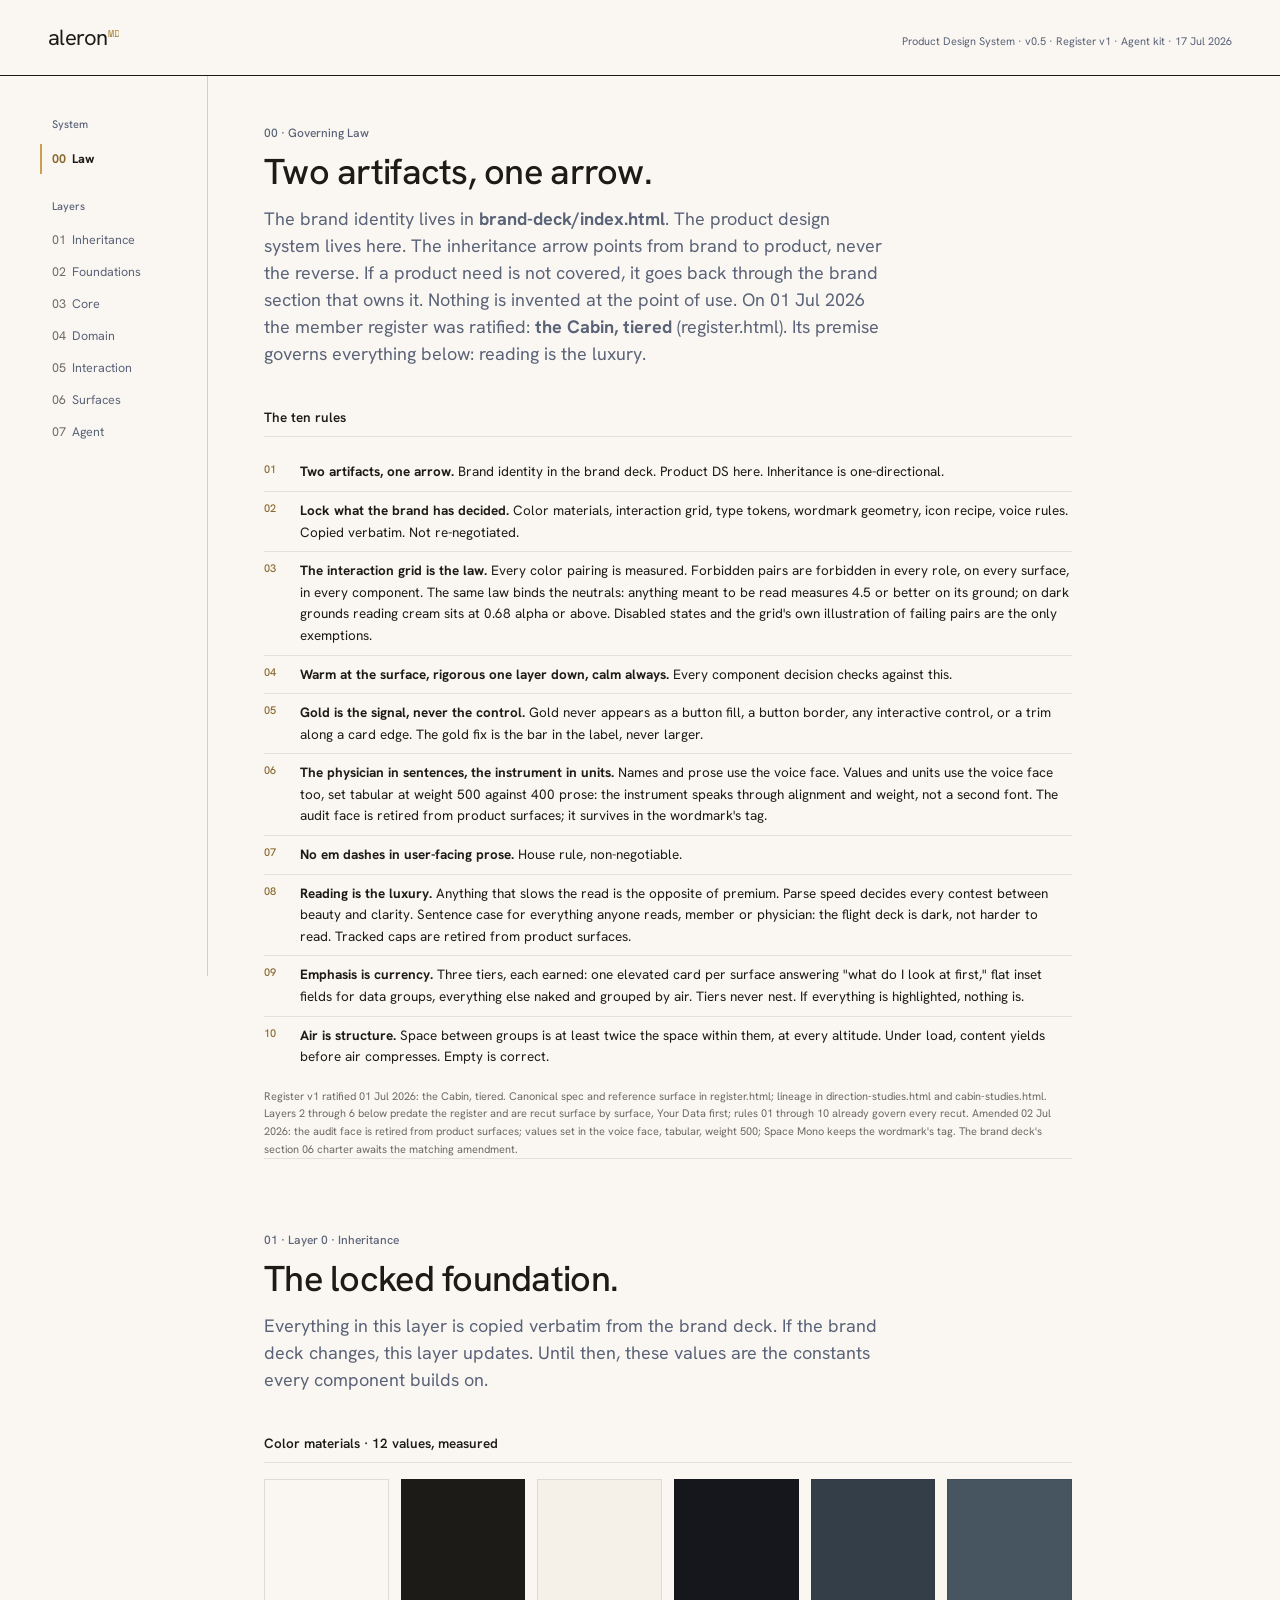
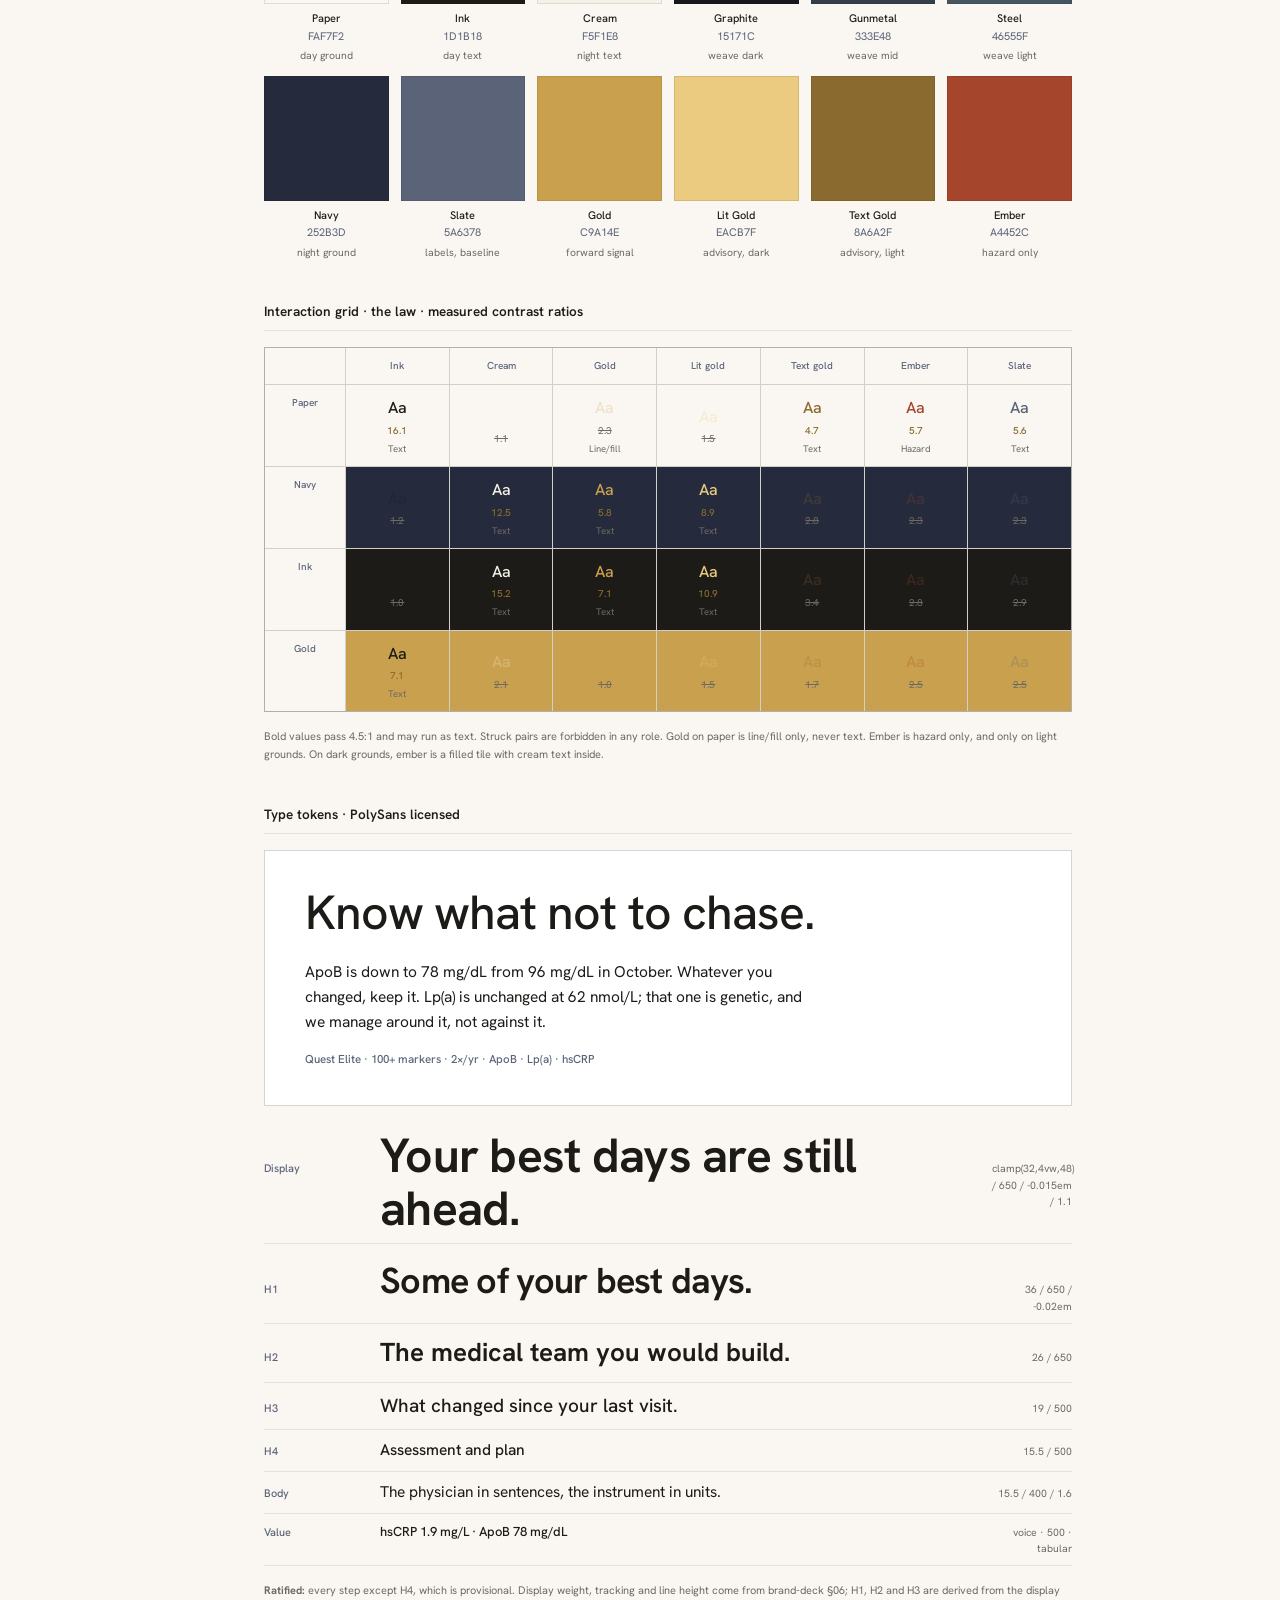
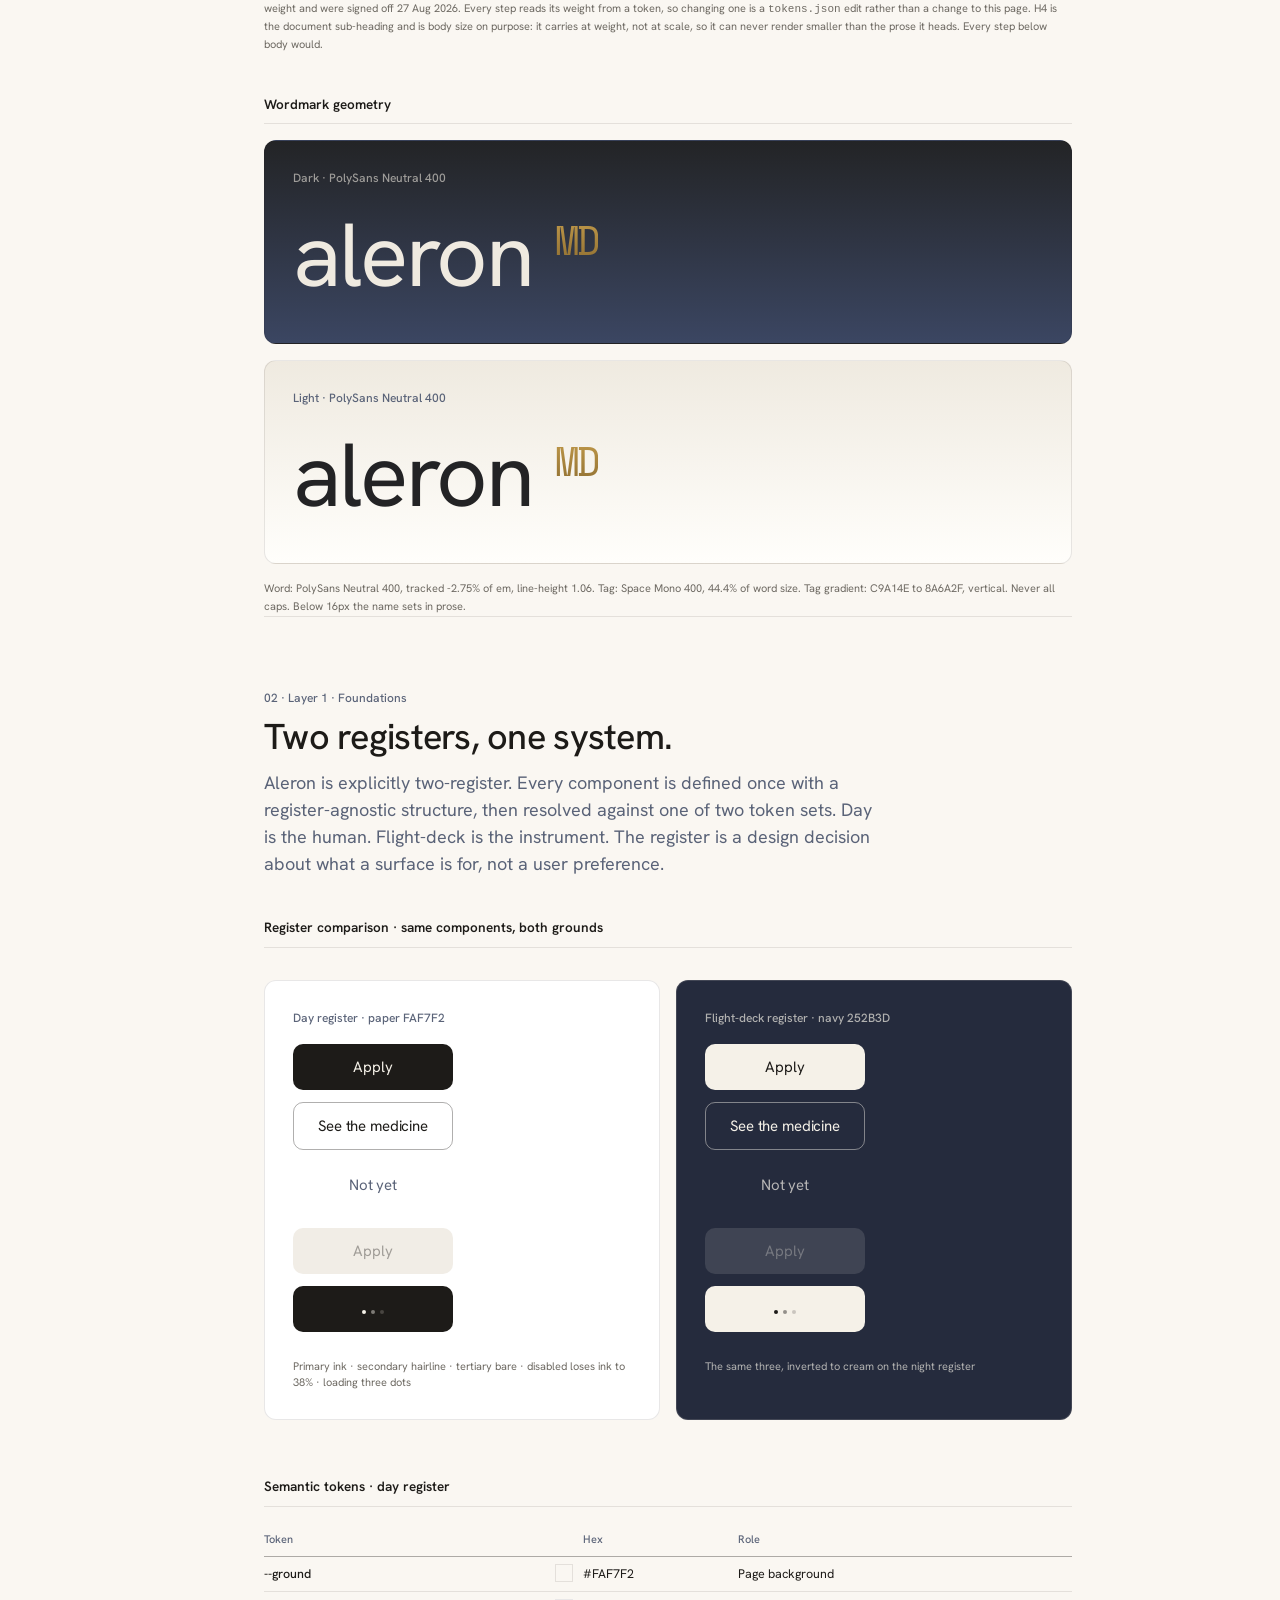
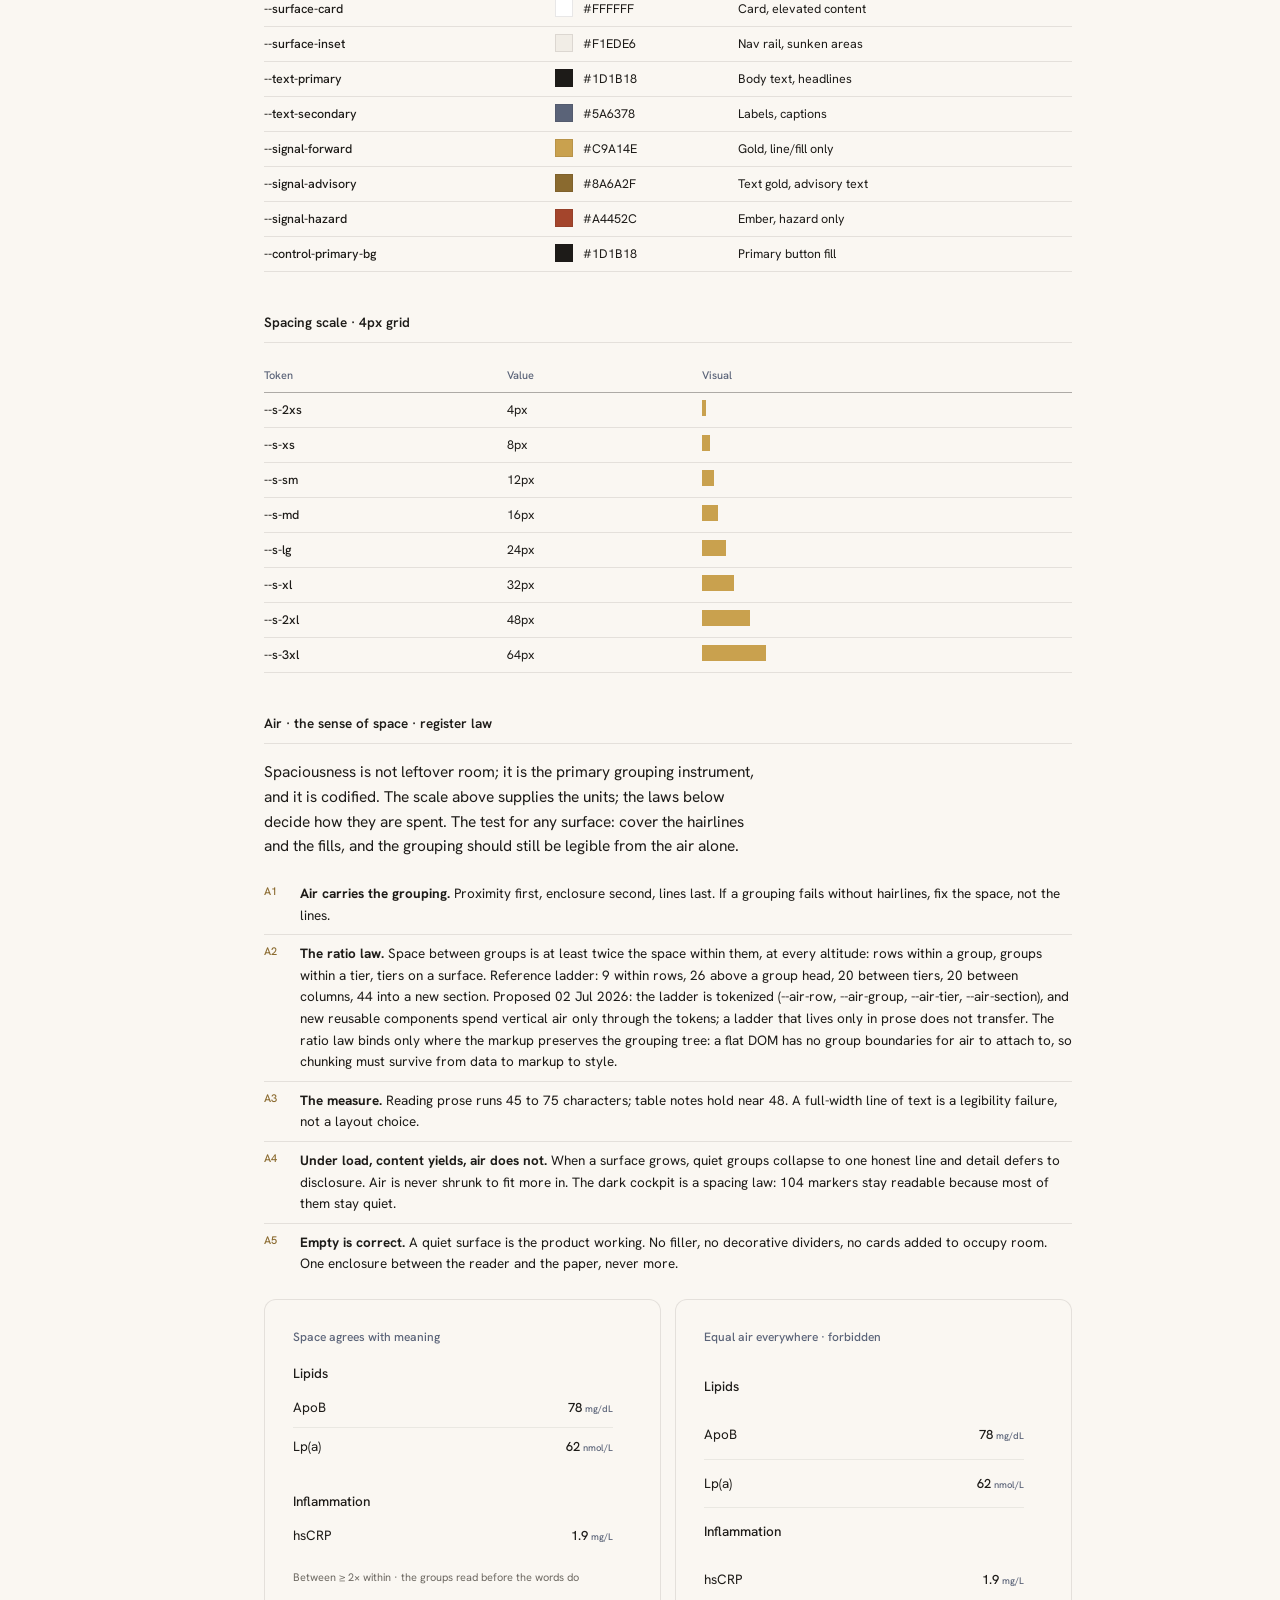
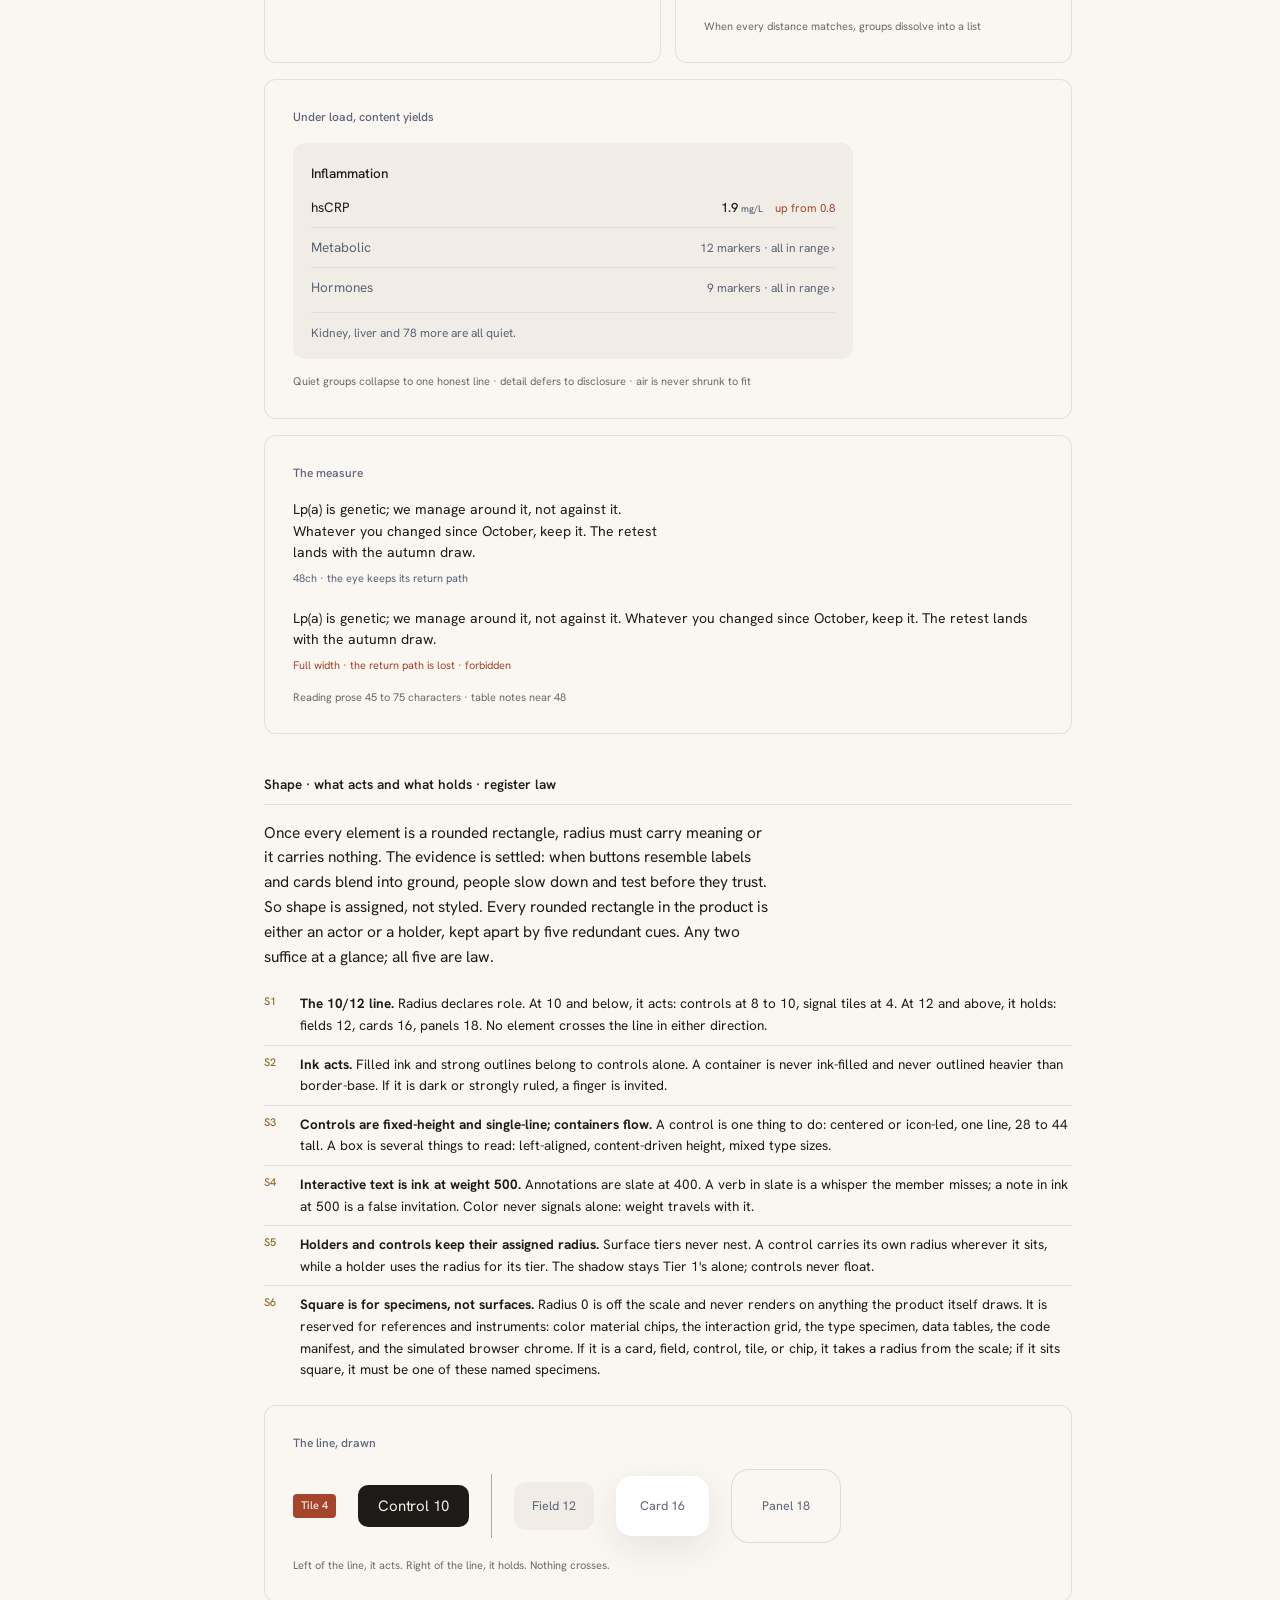
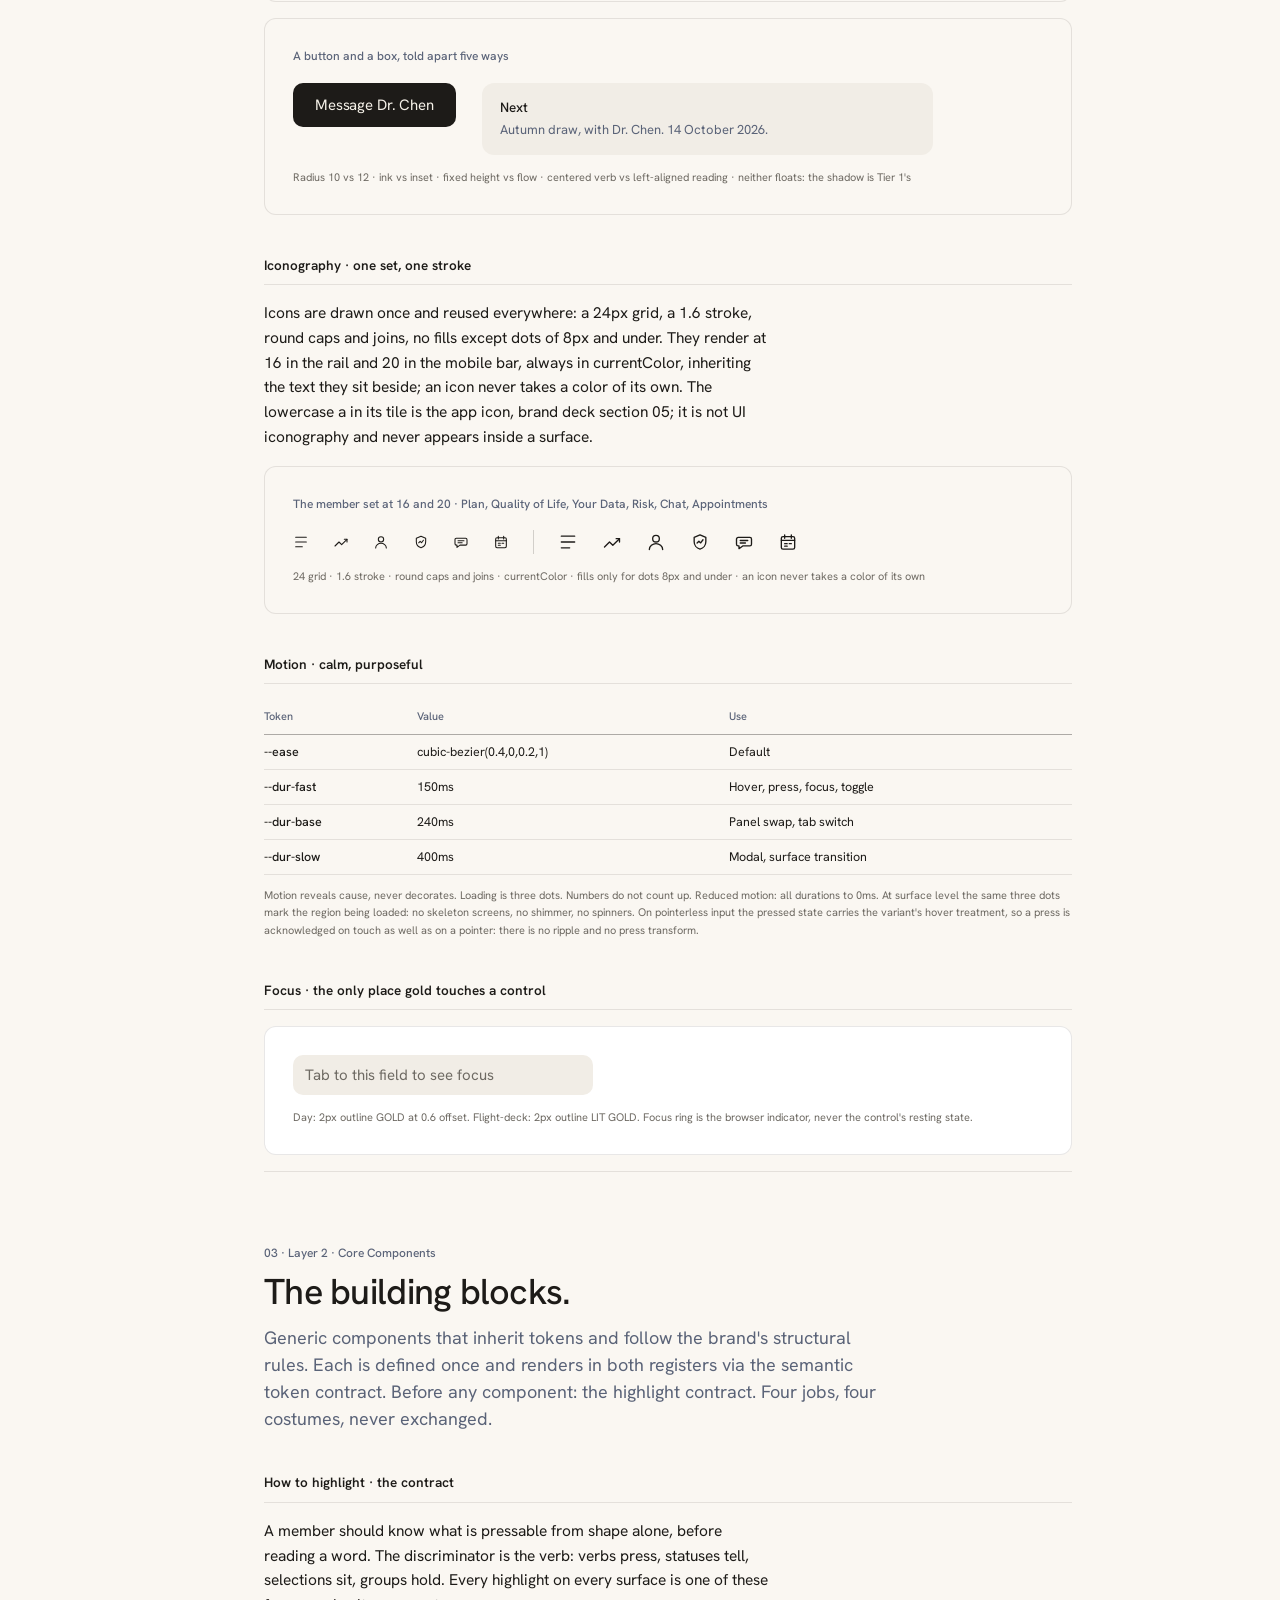
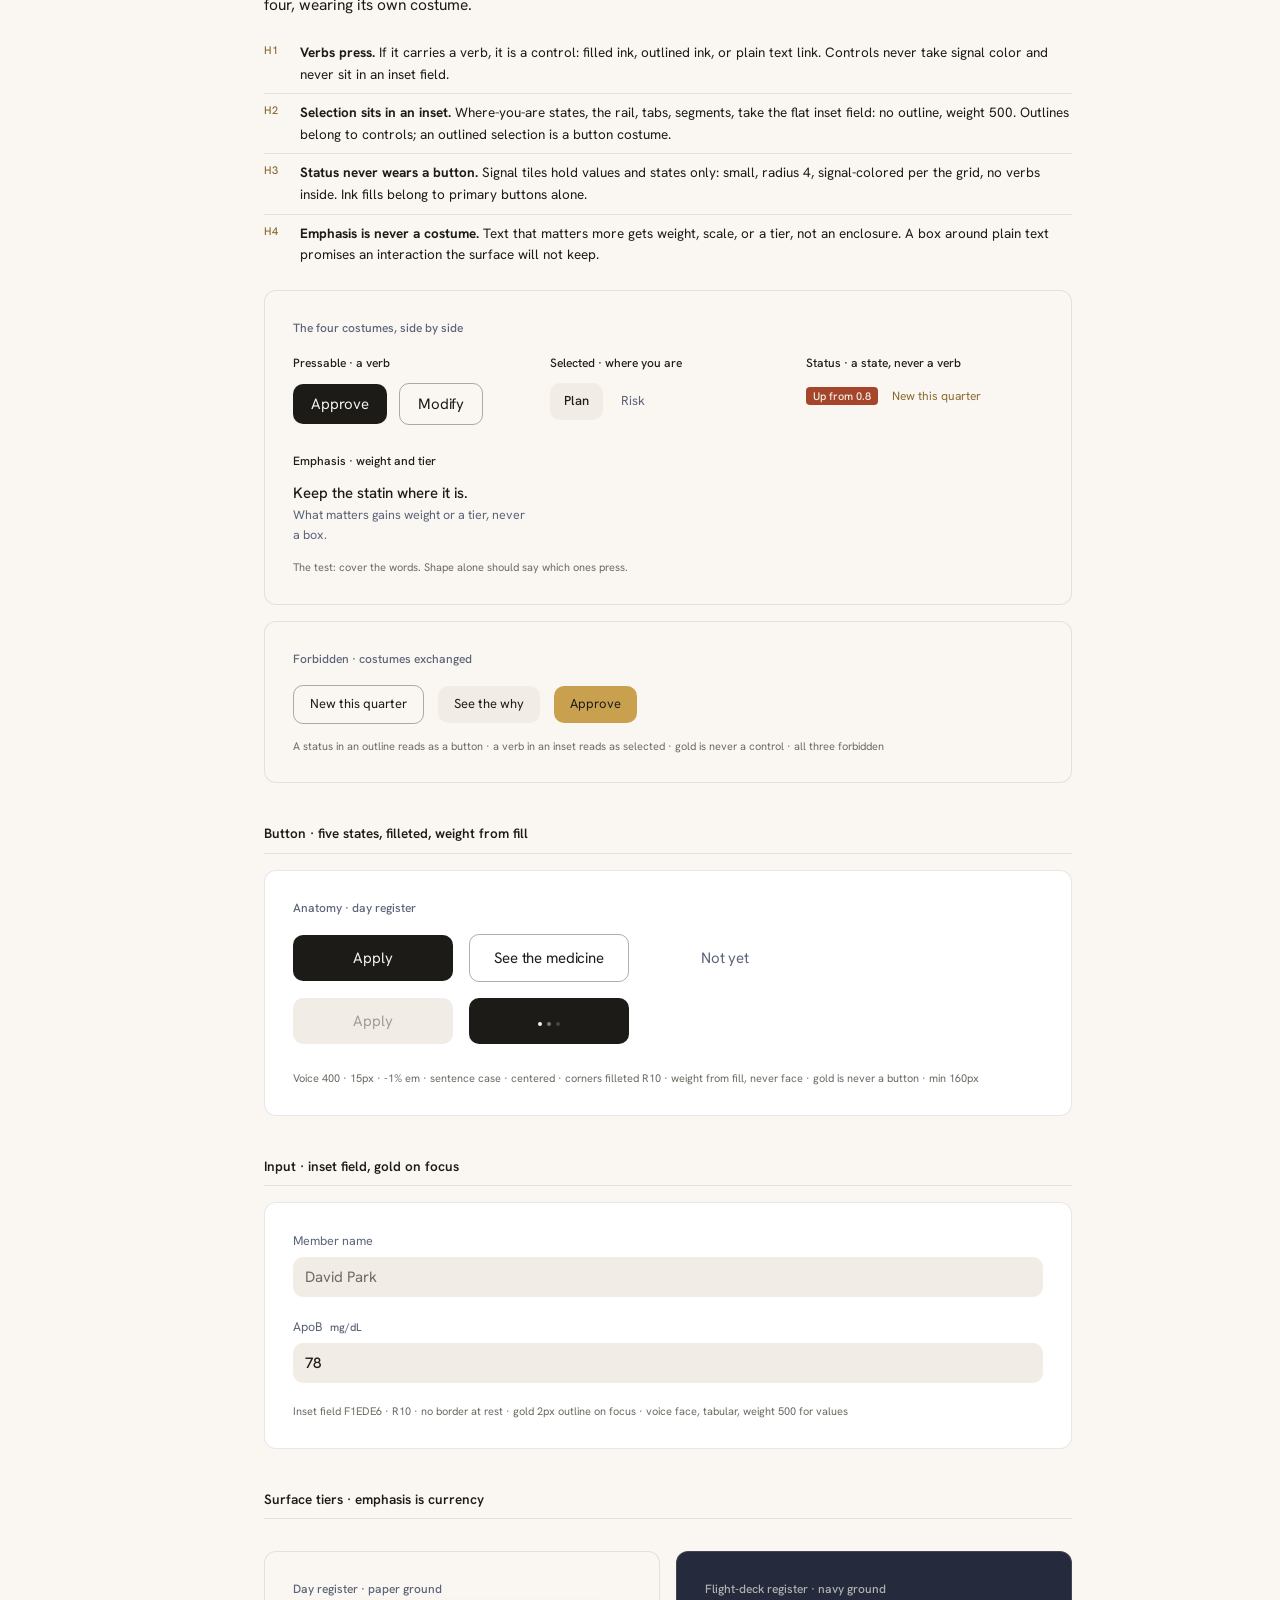
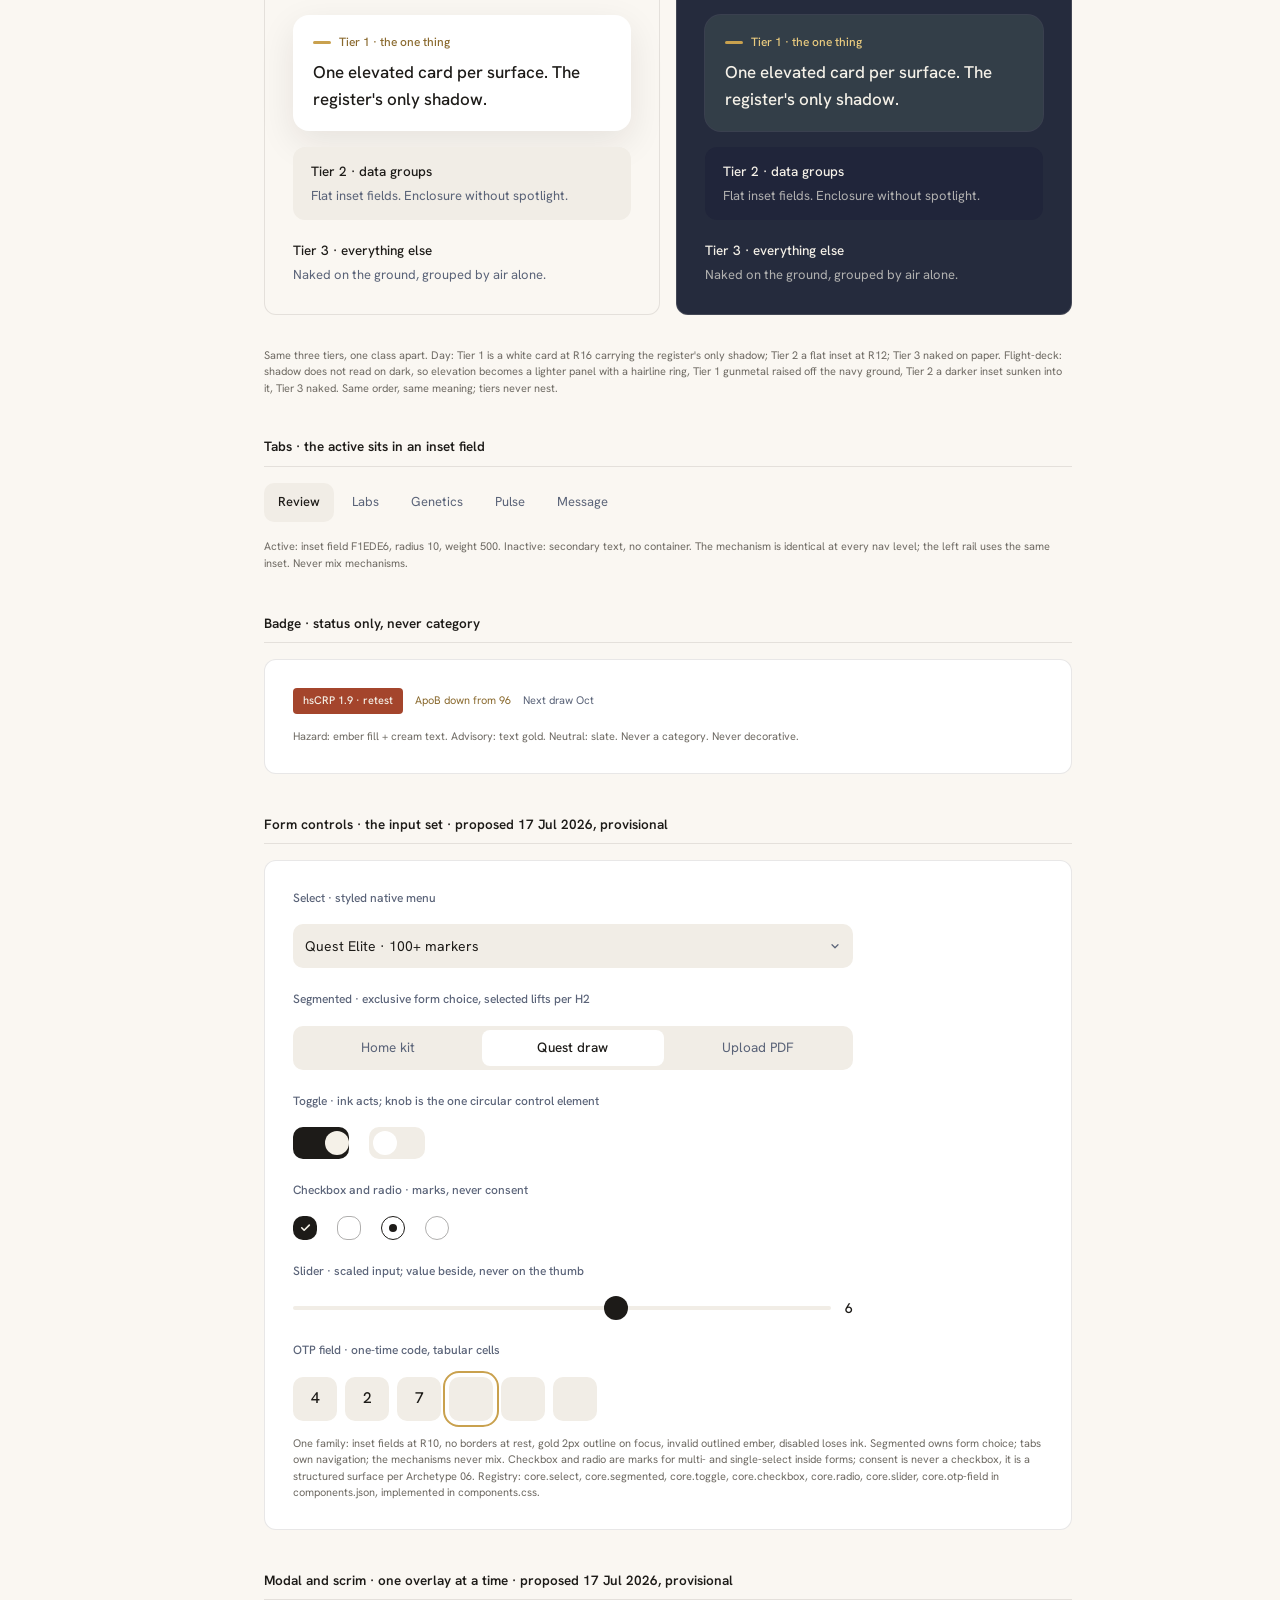
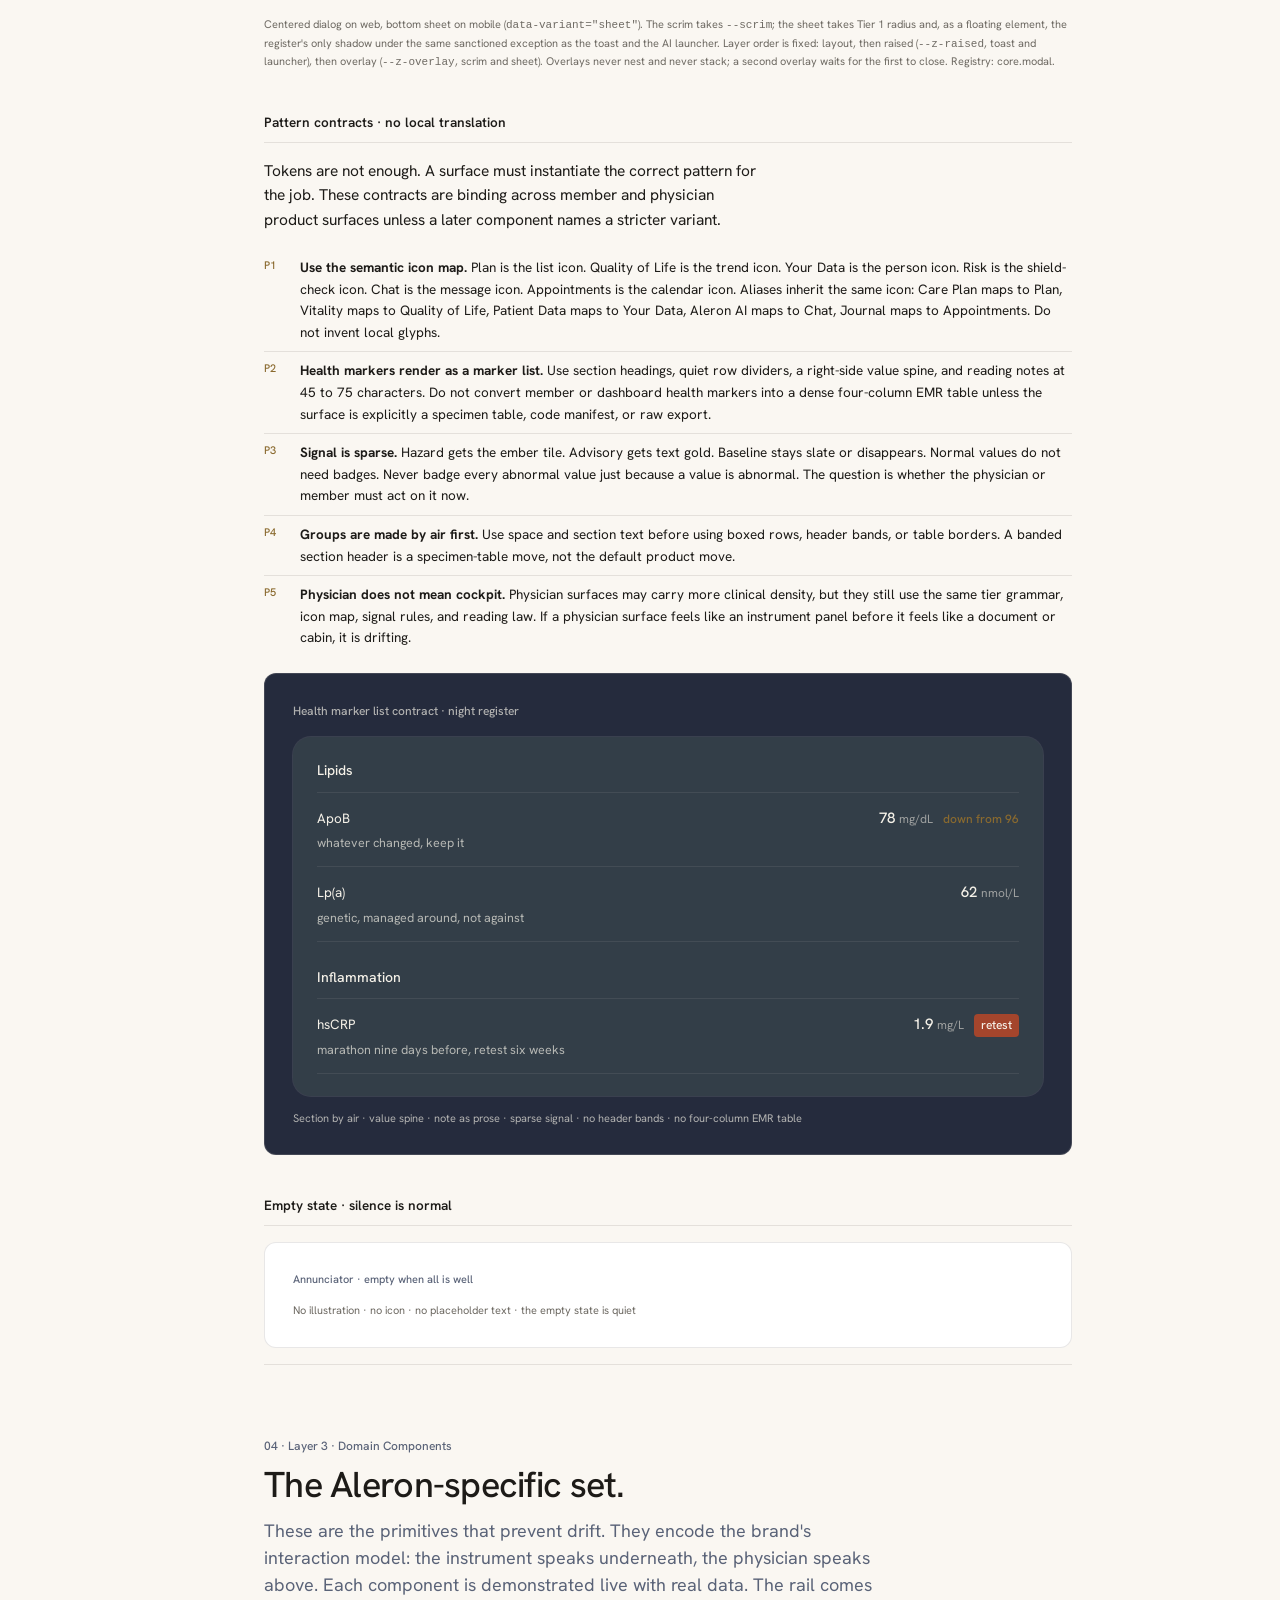
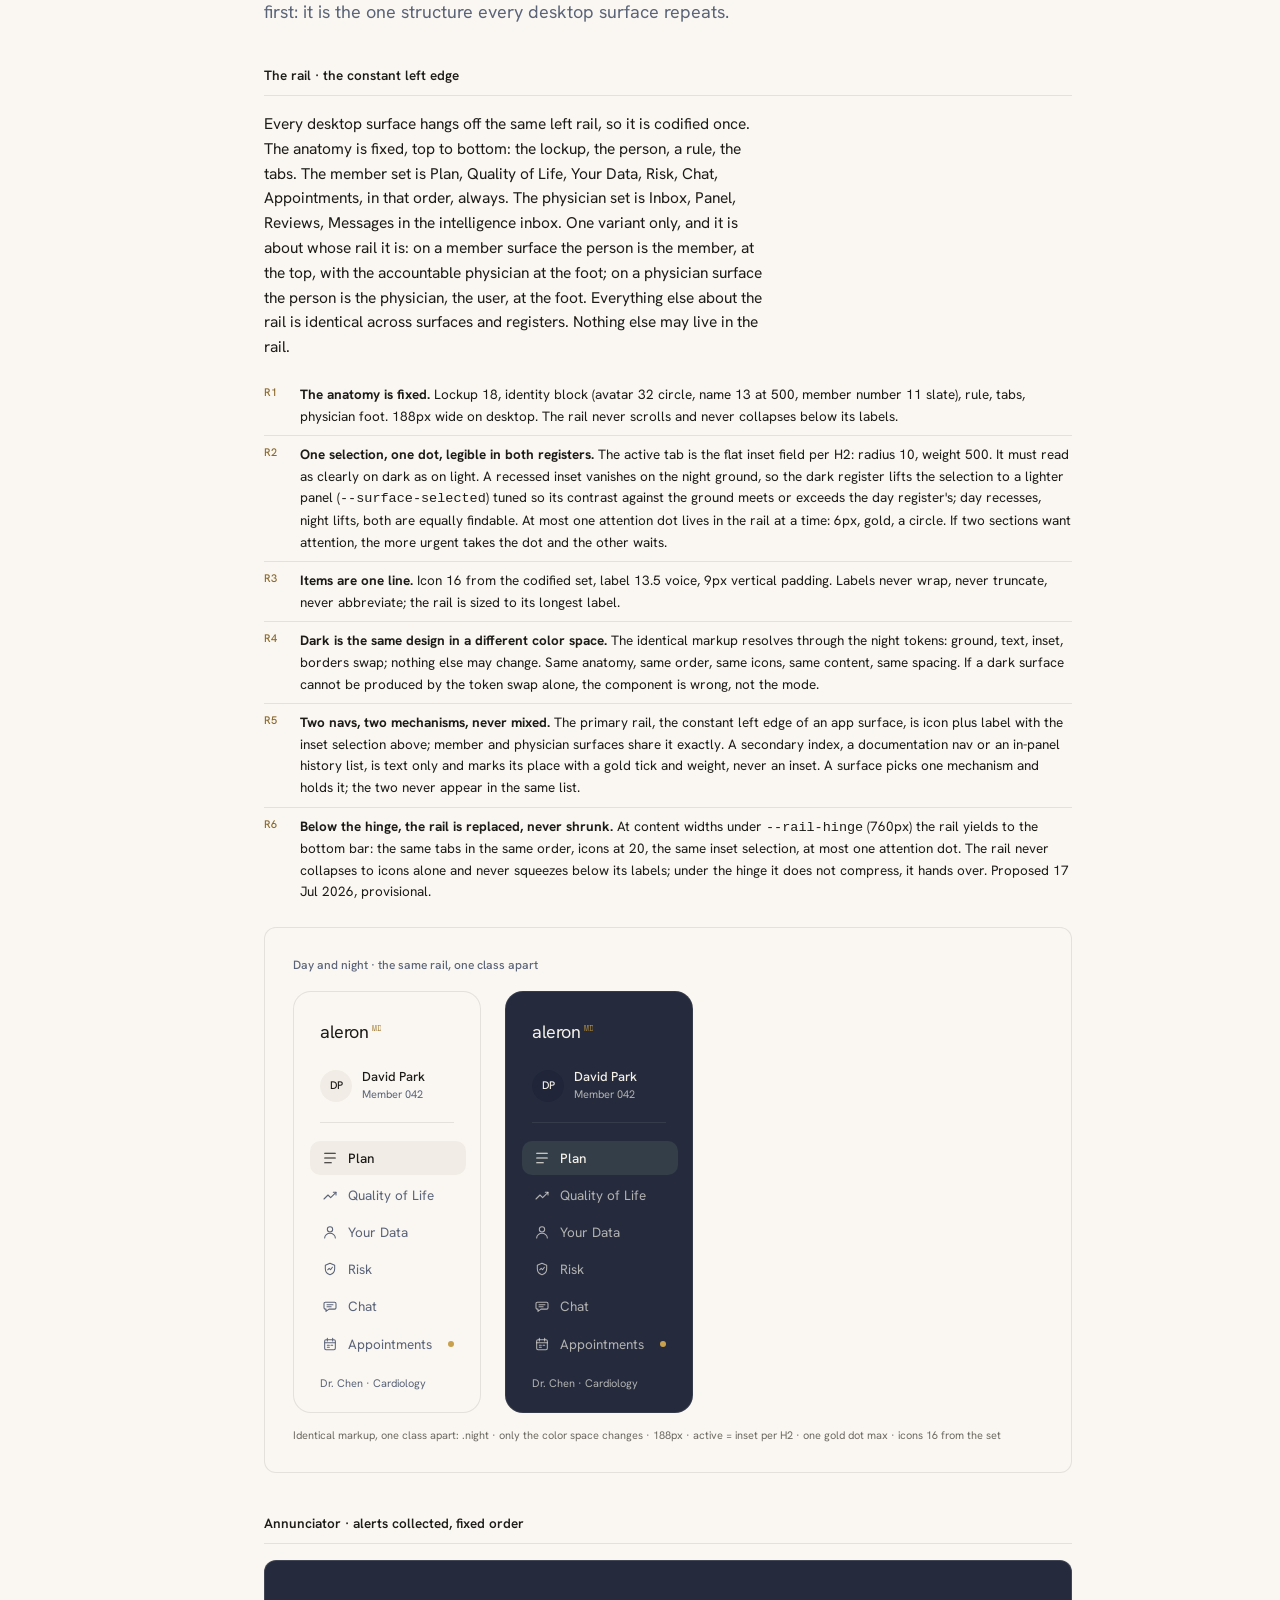
<file: product-design-system/index.html>
<!DOCTYPE html>
<html lang="en">
<head>
<meta charset="UTF-8">
<meta name="viewport" content="width=device-width, initial-scale=1.0">
<title>Aleron MD · Product Design System</title>
<meta name="description" content="The Aleron MD product design system. Tokens, components, and surface patterns inherited from the visual identity.">
<link rel="preconnect" href="https://fonts.googleapis.com">
<link rel="preconnect" href="https://fonts.gstatic.com" crossorigin>
<link href="https://fonts.googleapis.com/css2?family=Hanken+Grotesk:wght@400;500;600;700&family=Space+Mono:wght@400;700&display=swap" rel="stylesheet">
<link rel="stylesheet" href="tokens.css">
<style>
/* ================================================================ */
/*  POLYSANS bundled local reference                                 */
/*  The licensed files are copied into ./fonts for deterministic     */
/*  local rendering. Each original weight is its own family, so this */
/*  maps them into one CSS family named "PolySans".                  */
/* ================================================================ */







/* Token definitions are generated from tokens.json into tokens.css. */

/* ================================================================ */
/*  RESET                                                            */
/* ================================================================ */
* { margin: 0; padding: 0; box-sizing: border-box; }
html { scroll-behavior: smooth; }
body {
  background: var(--ground);
  color: var(--text-primary);
  font-family: var(--voice);
  font-size: var(--size-text);
  line-height: 1.6;
  -webkit-font-smoothing: antialiased;
  -moz-osx-font-smoothing: grayscale;
}
a { color: inherit; text-decoration: none; }

/* ================================================================ */
/*  HEADER                                                           */
/* ================================================================ */
.ds-header {
  border-bottom: 1px solid var(--ink);
  padding: 20px 48px;
  display: flex;
  justify-content: space-between;
  align-items: baseline;
  flex-wrap: wrap;
  gap: 12px;
}
.ds-header-lockup {
  font-family: var(--voice);
  font-size: 22px;
  font-weight: 400;
  letter-spacing: -0.0275em;
  color: var(--ink);
}
.ds-header-lockup .md {
  font-family: var(--audit);
  font-size: 10px;
  font-weight: 400;
  vertical-align: super;
  margin-left: 1px;
  background: linear-gradient(180deg, var(--gold), var(--text-gold));
  -webkit-background-clip: text;
  -webkit-text-fill-color: transparent;
  background-clip: text;
}
.ds-header-meta {
  font-family: var(--voice);
  font-size: 11px;
  letter-spacing: 0;
  color: var(--slate);
}

/* ================================================================ */
/*  LAYOUT                                                           */
/* ================================================================ */
.ds-layout {
  display: grid;
  grid-template-columns: var(--nav-w) 1fr;
  max-width: var(--page-max);
  margin: 0 auto;
}

/* Nav rail */
.ds-nav {
  position: sticky;
  top: 0;
  height: 100vh;
  overflow-y: auto;
  padding: 40px 20px 40px 32px;
  border-right: 1px solid var(--border-base);
  font-family: var(--voice);
  font-size: 12.5px;
  letter-spacing: 0;
}
.ds-nav-label {
  color: var(--text-secondary);
  font-weight: 500;
  margin-bottom: 10px;
  font-size: 11px;
  letter-spacing: 0;
}
.ds-nav ul { list-style: none; margin-bottom: 24px; }
.ds-nav li { margin-bottom: 2px; }
.ds-nav a {
  display: block;
  padding: 5px 0;
  color: var(--text-secondary);
  transition: color var(--dur-fast) var(--ease);
  border-left: 2px solid transparent;
  padding-left: 10px;
  margin-left: -12px;
}
.ds-nav a:hover { color: var(--text-primary); }
.ds-nav a.active {
  color: var(--ink);
  border-left-color: var(--gold);
  font-weight: 700;
}
.ds-nav a .num { color: var(--text-tertiary); margin-right: 6px; }
.ds-nav a.active .num { color: var(--text-gold); }

/* Content */
.ds-content {
  padding: 0 56px 120px;
  max-width: 920px;
  min-width: 0;
  width: 100%;
}

/* ================================================================ */
/*  SECTIONS                                                         */
/* ================================================================ */
section.ds-section {
  padding-top: 72px;
  border-top: 1px solid var(--border-subtle);
}
section.ds-section:first-child { border-top: none; padding-top: 48px; }

.sec-label {
  font-family: var(--voice);
  font-size: 12px;
  font-weight: 500;
  letter-spacing: 0;
  color: var(--slate);
  margin-bottom: 8px;
}
.sec-title {
  font-family: var(--voice);
  font-size: var(--size-h1);
  font-weight: 500;
  letter-spacing: -0.02em;
  line-height: 1.15;
  margin-bottom: 12px;
  color: var(--ink);
}
.sec-abstract {
  font-family: var(--voice);
  font-size: var(--size-lede);
  line-height: 1.5;
  color: var(--text-secondary);
  max-width: 62ch;
  margin-bottom: 40px;
}

/* Subsection */
.subsec {
  margin-top: 40px;
}
.subsec-label {
  font-family: var(--voice);
  font-size: 13.5px;
  font-weight: 600;
  color: var(--text-primary);
  margin-bottom: 16px;
  padding-bottom: 8px;
  border-bottom: 1px solid var(--border-subtle);
}

/* Prose */
.prose { max-width: 62ch; }
.prose p { margin-bottom: 14px; }
.prose b { font-weight: 500; }

/* ================================================================ */
/*  DEMO FRAMES                                                      */
/* ================================================================ */
.demo {
  background: var(--surface-tier1);
  border: 1px solid var(--border-subtle);
  border-radius: var(--radius-tier2);
  padding: 28px;
  margin: 16px 0;
}
.demo.night-demo {
  background: var(--navy);
  color: var(--cream);
  border-color: rgba(245,241,232,0.14);
}
.demo-label {
  font-family: var(--voice);
  font-size: 12px;
  font-weight: 500;
  margin-bottom: 16px;
  color: var(--slate);
}
.night-demo .demo-label { color: rgba(245,241,232,0.68); }
.demo-caption {
  font-family: var(--voice);
  font-size: 11px;
  letter-spacing: 0;
  color: var(--text-tertiary);
  margin-top: 14px;
  line-height: 1.5;
}
.night-demo .demo-caption { color: rgba(245,241,232,0.68); }

/* ================================================================ */
/*  COLOR MATERIALS                                                  */
/* ================================================================ */
.materials {
  display: grid;
  grid-template-columns: repeat(auto-fill, minmax(120px, 1fr));
  gap: 12px;
  margin: 16px 0;
}
.mat {
  text-align: center;
}
.mat-c {
  width: 100%;
  aspect-ratio: 1;
  margin-bottom: 6px;
  border: 1px solid var(--border-subtle);
}
.mat-name {
  font-family: var(--voice);
  font-size: 11px;
  font-weight: 500;
  color: var(--ink);
  text-transform: capitalize;
}
.mat-hex {
  font-family: var(--voice);
  font-size: 11px;
  color: var(--slate);
  font-variant-numeric: tabular-nums;
  letter-spacing: 0;
}
.mat-role {
  font-family: var(--voice);
  font-size: 10.5px;
  color: var(--text-tertiary);
  letter-spacing: 0;
  margin-top: 2px;
}

/* ================================================================ */
/*  INTERACTION GRID                                                 */
/* ================================================================ */
.igrid {
  display: grid;
  grid-template-columns: 80px repeat(7, 1fr);
  gap: 1px;
  background: var(--border-base);
  border: 1px solid var(--border-base);
  margin: 16px 0;
  font-family: var(--voice);
  font-variant-numeric: tabular-nums;
}
.igrid > div {
  padding: 10px 6px;
  text-align: center;
  background: var(--paper);
  font-size: 10px;
}
.igrid-h {
  background: var(--surface-inset);
  font-weight: 500;
  letter-spacing: 0;
  color: var(--slate);
  font-size: 10px;
}
.igrid-rh {
  background: var(--surface-inset);
  font-weight: 500;
  letter-spacing: 0;
  color: var(--slate);
  font-size: 10px;
  text-align: left;
  padding-left: 10px;
}
.igrid-cell {
  position: relative;
  display: flex;
  flex-direction: column;
  align-items: center;
  justify-content: center;
  gap: 2px;
}
.igrid-cell .aa { font-family: var(--voice); font-size: 16px; font-weight: 500; }
.igrid-cell .rt { font-size: 10px; color: var(--slate); }
.igrid-cell.pass .rt { color: var(--text-gold); font-weight: 500; }
.igrid-cell.fail .rt { color: var(--text-tertiary); text-decoration: line-through; }
.igrid-cell.fail .aa { opacity: 0.25; }
.igrid-cell .use {
  font-size: 9.5px;
  letter-spacing: 0;
  color: var(--text-tertiary);
}

/* ================================================================ */
/*  TYPE SPECIMEN                                                    */
/* ================================================================ */
.type-specimen {
  background: var(--surface-card);
  border: 1px solid var(--border-base);
  padding: 36px 40px;
  margin: 16px 0;
}
.type-display {
  font-family: var(--voice);
  font-size: var(--size-display);
  font-weight: 500;
  letter-spacing: -0.02em;
  line-height: 1.1;
  margin-bottom: 20px;
  color: var(--ink);
}
.type-body {
  font-family: var(--voice);
  font-size: var(--size-text);
  line-height: 1.6;
  max-width: 56ch;
  color: var(--ink);
  margin-bottom: 16px;
}
.type-audit {
  font-family: var(--voice);
  font-weight: 500;
  font-variant-numeric: tabular-nums;
  font-size: 11.5px;
  color: var(--slate);
}
.type-scale {
  margin: 16px 0;
}
.type-scale-row {
  display: grid;
  grid-template-columns: 100px 1fr 80px;
  gap: 16px;
  align-items: baseline;
  padding: 8px 0;
  border-bottom: 1px solid var(--border-subtle);
}
.type-scale-role {
  font-family: var(--voice);
  font-size: 11px;
  font-weight: 500;
  letter-spacing: 0;
  color: var(--slate);
}
.type-scale-sample { color: var(--ink); }
.type-scale-spec {
  font-family: var(--voice);
  font-size: 10.5px;
  font-variant-numeric: tabular-nums;
  color: var(--text-tertiary);
  text-align: right;
}

/* ================================================================ */
/*  COMPONENTS: BUTTON                                               */
/* ================================================================ */
.btn {
  display: inline-block;
  min-width: 160px;
  text-align: center;
  padding: 13px 0;
  font-family: var(--voice);
  font-size: 15px;
  font-weight: 400;
  letter-spacing: -0.01em;
  text-decoration: none;
  border: none;
  border-radius: var(--radius-control);
  cursor: pointer;
  transition: background var(--dur-fast) var(--ease),
              border-color var(--dur-fast) var(--ease),
              color var(--dur-fast) var(--ease);
  margin-right: 12px;
  margin-bottom: 12px;
}
.btn--primary {
  background: var(--ink);
  color: var(--cream);
}
.btn--primary:hover { background: #000; }
.btn--secondary {
  background: transparent;
  color: var(--ink);
  border: 1px solid var(--border-strong);
}
.btn--tertiary {
  background: transparent;
  color: var(--slate);
}
.btn--disabled {
  background: var(--surface-inset);
  color: rgba(29,27,24,0.38);
  cursor: not-allowed;
}
.btn--loading {
  background: var(--ink);
  color: var(--cream);
  cursor: progress;
}
.btn-dots {
  display: inline-flex;
  gap: 5px;
  align-items: center;
}
.btn-dots span {
  width: 4px; height: 4px; border-radius: 50%; background: var(--cream);
}
.btn-dots span:nth-child(2) { opacity: 0.45; }
.btn-dots span:nth-child(3) { opacity: 0.20; }
/* On the night register the primary button inverts to a cream ground, so the dots invert to ink */
.night-demo .btn-dots span, .night .btn-dots span { background: var(--ink); }

/* Night buttons */
.night-demo .btn--primary {
  background: var(--cream);
  color: var(--ink);
}
.night-demo .btn--primary:hover { background: #FFF; }
.night-demo .btn--secondary {
  background: transparent;
  color: var(--cream);
  border: 1px solid rgba(245,241,232,0.45);
}
.night-demo .btn--tertiary {
  background: transparent;
  color: rgba(245,241,232,0.70);
}
.night-demo .btn--disabled {
  background: rgba(245,241,232,0.12);
  color: rgba(245,241,232,0.30);
}

/* ================================================================ */
/*  COMPONENTS: INPUT, CARD, TABLE                                   */
/* ================================================================ */
.field { margin-bottom: 20px; }
.field-label {
  display: block;
  font-family: var(--voice);
  font-size: 12.5px;
  color: var(--slate);
  margin-bottom: 6px;
}
.input {
  width: 100%;
  background: var(--surface-inset);
  border: none;
  border-radius: var(--radius-control);
  padding: 10px 12px;
  font-family: var(--voice);
  font-size: 15px;
  color: var(--ink);
  outline: none;
  transition: outline-color var(--dur-fast) var(--ease);
}
.input:focus { outline: 2px solid var(--gold); outline-offset: 1px; }
.input::placeholder { color: var(--text-tertiary); }
.input-audit {
  font-family: var(--voice);
  font-weight: 500;
  font-variant-numeric: tabular-nums;
}
.input-unit {
  font-family: var(--voice);
  font-weight: 500;
  font-variant-numeric: tabular-nums;
  font-size: 11px;
  color: var(--slate);
  margin-left: 4px;
}

.card-demo {
  background: var(--surface-card);
  border: 1px solid var(--border-base);
  border-radius: var(--radius-tier2);
  padding: 20px;
  margin: 12px 0;
}
.card-demo-title {
  font-family: var(--voice);
  font-size: 15px;
  font-weight: 500;
  margin-bottom: 8px;
}
.card-demo-body {
  font-family: var(--voice);
  font-size: 13.5px;
  color: var(--text-secondary);
  line-height: 1.55;
}

/* ================================================================ */
/*  COMPONENTS: TABS                                                 */
/* ================================================================ */
.tabs {
  display: flex;
  gap: 4px;
  margin: 16px 0;
}
.tab {
  padding: 9px 14px;
  font-family: var(--voice);
  font-size: 13px;
  color: var(--slate);
  cursor: pointer;
  border-radius: var(--radius-control);
  transition: color var(--dur-fast) var(--ease), background var(--dur-fast) var(--ease);
}
.tab:hover { color: var(--ink); }
.tab.active {
  color: var(--ink);
  background: var(--surface-selected);
  font-weight: 500;
}

/* ================================================================ */
/*  DOMAIN: ANNUNCIATOR                                              */
/* ================================================================ */
.annunciator {
  border: 1px solid var(--border-base);
  border-radius: var(--radius-control);
  padding: 11px 14px;
  margin: 12px 0;
}
.ann-label {
  font-family: var(--voice);
  font-size: 11px;
  font-weight: 500;
  color: var(--text-secondary);
  margin-bottom: 8px;
}
.ann-content {
  display: flex;
  gap: 10px;
  flex-wrap: wrap;
  align-items: center;
}
.ann-hazard {
  background: var(--ember);
  color: var(--cream);
  font-family: var(--voice);
  font-weight: 500;
  font-size: 11px;
  font-variant-numeric: tabular-nums;
  padding: 4px 10px;
  border-radius: var(--radius-tile);
}
.ann-advisory {
  font-family: var(--voice);
  font-size: 11px;
  font-variant-numeric: tabular-nums;
  color: var(--signal-advisory);
}
.annunciator.empty .ann-content { display: none; }

/* Night annunciator */
.night-demo .annunciator {
  border-color: rgba(245,241,232,0.14);
}
.night-demo .ann-label { color: rgba(245,241,232,0.68); }
.night-demo .ann-hazard {
  background: var(--ember);
  color: var(--cream);
}
.night-demo .ann-advisory { color: var(--lit-gold); }

/* ================================================================ */
/*  DOMAIN: CITATION TABLE                                           */
/* ================================================================ */
.citation { margin: 12px 0; }
.ct-group {
  font-family: var(--voice);
  font-size: 13px;
  font-weight: 500;
  color: var(--ink);
  border-top: 1px solid var(--border-strong);
  padding-top: 10px;
  margin-top: 28px;
}
.citation .ct-group:first-child { margin-top: 0; }
.ct-row {
  display: grid;
  grid-template-columns: 1fr 110px 130px 1fr;
  gap: 16px;
  padding: 5px 0;
  align-items: baseline;
  border-bottom: 1px solid var(--border-subtle);
}
.ct-name {
  font-family: var(--voice);
  font-size: 14px;
  color: var(--ink);
}
.ct-value {
  font-family: var(--voice);
  font-weight: 500;
  font-size: 13.5px;
  font-variant-numeric: tabular-nums;
  text-align: right;
  color: var(--ink);
}
.ct-unit {
  font-family: var(--voice);
  font-weight: 500;
  font-size: 10.5px;
  color: var(--slate);
}
.ct-trend {
  font-family: var(--voice);
  font-size: 11.5px;
}
.ct-trend.advisory { color: var(--signal-advisory); }
.ct-trend.hazard { color: var(--signal-hazard); }
.ct-note {
  font-family: var(--voice);
  font-size: 12.5px;
  color: var(--slate);
}
.ct-missing {
  font-family: var(--voice);
  font-size: 13px;
  color: var(--slate);
}
.ct-footer {
  font-family: var(--voice);
  font-size: 11.5px;
  color: var(--text-secondary);
  padding-top: 12px;
}

/* Night citation */
.night-demo .ct-group { color: var(--cream); border-top-color: rgba(245,241,232,0.25); }
.night-demo .ct-name { color: rgba(245,241,232,0.70); }
.night-demo .ct-value { color: rgba(245,241,232,0.88); }
.night-demo .ct-unit { color: rgba(245,241,232,0.68); }
.night-demo .ct-trend.advisory { color: var(--lit-gold); }
.night-demo .ct-trend.hazard,
.night .ct-trend.hazard {
  background: var(--signal-hazard);
  color: var(--cream);
  padding: 1px 6px;
  border-radius: var(--radius-tile);
  justify-self: start;
}
.night-demo .ct-note { color: rgba(245,241,232,0.68); }
.night-demo .ct-missing { color: rgba(245,241,232,0.68); }
.night-demo .ct-footer { color: rgba(245,241,232,0.68); }

/* ================================================================ */
/*  DOMAIN: ONE-THING CARD                                           */
/* ================================================================ */
.one-thing {
  background: var(--gunmetal);
  border-radius: var(--radius-tier2);
  padding: 14px 16px;
  margin: 12px 0;
}
.ot-label::before {
  content: '';
  display: inline-block;
  width: 18px; height: 3px;
  border-radius: 2px;
  background: var(--gold);
  margin-right: 8px;
  vertical-align: 2px;
}
.ot-label {
  font-family: var(--voice);
  font-size: 11.5px;
  font-weight: 500;
  color: var(--lit-gold);
  margin-bottom: 6px;
}
.ot-content {
  display: flex;
  justify-content: space-between;
  align-items: baseline;
  gap: 16px;
}
.ot-text {
  font-family: var(--voice);
  font-size: 15px;
  line-height: 1.4;
  color: var(--cream);
}
.ot-link {
  font-family: var(--voice);
  font-size: 12px;
  font-weight: 500;
  color: var(--cream);
  white-space: nowrap;
}

/* Day variant of One-Thing */
.one-thing.day {
  background: var(--surface-tier1);
  border-left: none;
  border-radius: var(--radius-tier1);
  box-shadow: var(--shadow-tier1);
  padding: 18px 20px;
}
.one-thing.day .ot-label {
  color: var(--text-gold);
  font-family: var(--voice);
  font-size: 12px;
  font-weight: 500;
  letter-spacing: 0;
  text-transform: none;
}
.one-thing.day .ot-label::before {
  content: '';
  display: inline-block;
  width: 18px; height: 3px;
  border-radius: 2px;
  background: var(--gold);
  margin-right: 8px;
  vertical-align: 2px;
}
.one-thing.day .ot-text { color: var(--ink); }
.one-thing.day .ot-link { color: var(--ink); font-weight: 500; }

/* ================================================================ */
/*  DOMAIN: ACTION CARD                                              */
/* ================================================================ */
.action-card {
  background: var(--surface-card);
  border: 1px solid var(--border-base);
  border-radius: var(--radius-tier2);
  padding: 16px;
  margin: 10px 0;
}
.ac-header {
  display: flex;
  justify-content: space-between;
  align-items: flex-start;
  margin-bottom: 8px;
}
.ac-title {
  font-family: var(--voice);
  font-size: 15px;
  font-weight: 500;
  color: var(--ink);
}
.ac-meta {
  font-family: var(--voice);
  font-size: 11.5px;
  color: var(--slate);
  font-variant-numeric: tabular-nums;
}
.ac-body {
  font-family: var(--voice);
  font-size: 13px;
  color: var(--text-secondary);
  line-height: 1.55;
  margin-bottom: 10px;
}
.ac-footer {
  display: flex;
  gap: 16px;
  align-items: center;
}
.ac-status {
  font-family: var(--voice);
  font-size: 11.5px;
  font-weight: 500;
}
.ac-status.pending { color: var(--signal-baseline); }
.ac-status.accepted { color: var(--signal-advisory); }
.ac-status.deferred { color: var(--text-tertiary); }

/* ================================================================ */
/*  DOMAIN: MILESTONE LADDER                                         */
/* ================================================================ */
.milestones {
  display: flex;
  align-items: flex-start;
  gap: 0;
  margin: 20px 0;
  padding: 0 8px;
}
.ms-item {
  flex: 1;
  text-align: center;
  position: relative;
}
.ms-line {
  position: absolute;
  top: 6px;
  left: 50%;
  width: 100%;
  height: 1px;
  background: var(--border-base);
}
.ms-item:last-child .ms-line { display: none; }
.ms-node {
  width: 12px;
  height: 12px;
  border-radius: 50%;
  background: var(--paper);
  border: 2px solid var(--border-strong);
  margin: 0 auto 10px;
  position: relative;
  z-index: 1;
}
.ms-node.past { background: var(--border-strong); }
.ms-node.next { background: var(--gold); border-color: var(--gold); }
.ms-label {
  font-family: var(--voice);
  font-size: 12px;
  color: var(--slate);
  margin-bottom: 3px;
}
.ms-item.next-up .ms-label { color: var(--ink); font-weight: 500; }
.ms-date {
  font-family: var(--voice);
  font-size: 11px;
  font-variant-numeric: tabular-nums;
  color: var(--text-tertiary);
}

/* ================================================================ */
/*  DOMAIN: TRAJECTORY CHART                                         */
/* ================================================================ */
.trajectory {
  border: 1px solid var(--border-base);
  border-radius: var(--radius-tier2);
  padding: 16px;
  margin: 12px 0;
}
.traj-label {
  font-family: var(--voice);
  font-size: 11.5px;
  font-weight: 500;
  color: var(--text-secondary);
  margin-bottom: 10px;
}
.traj-svg { width: 100%; height: auto; display: block; }
.traj-foot {
  font-family: var(--voice);
  font-size: 11px;
  font-variant-numeric: tabular-nums;
  color: var(--text-secondary);
  margin-top: 8px;
}

/* ================================================================ */
/*  CHART-ROOM MOCKUP                                                */
/* ================================================================ */
.mockup {
  border: 1px solid var(--border-base);
  border-radius: var(--radius-tier2);
  margin: 20px 0;
  overflow: hidden;
}
.mockup-chrome {
  display: flex;
  align-items: center;
  gap: 10px;
  padding: 8px 14px;
  background: var(--paper);
  border-bottom: 1px solid var(--border-base);
}
.mockup-dots {
  display: flex;
  gap: 5px;
}
.mockup-dots span {
  width: 8px; height: 8px; border-radius: 50%;
  background: #D8D3C9;
}
.mockup-url {
  flex: 1;
  text-align: center;
  font-family: var(--audit);
  font-size: 10px;
  color: var(--slate);
  background: #FFF;
  border: 1px solid var(--border-base);
  padding: 3px 0;
}
.mockup-body {
  display: grid;
  grid-template-columns: 160px 1fr 220px;
  background: var(--navy);
  color: var(--cream);
  min-height: 520px;
}
/* Nav rail */
/* Physician rail: the same codified mechanism as the member rail (R-laws),
   resolved through the night tokens. Identity variant: the person is the
   physician (the user), shown at the foot. */
.cr-nav {
  padding: 16px 10px;
  display: flex;
  flex-direction: column;
  gap: 3px;
}
.cr-nav-lockup {
  font-family: var(--voice);
  font-size: 17px;
  color: var(--text-primary);
  padding: 0 10px 16px;
}
.cr-nav-lockup .md {
  font-family: var(--audit);
  font-size: 8px;
  vertical-align: super;
  background: linear-gradient(180deg, var(--gold), var(--text-gold));
  -webkit-background-clip: text;
  -webkit-text-fill-color: transparent;
}
.cr-nav-item {
  display: flex;
  align-items: center;
  gap: 10px;
  padding: 9px 12px;
  border-radius: var(--radius-control);
  font-family: var(--voice);
  font-size: 13.5px;
  color: var(--text-secondary);
  cursor: pointer;
  line-height: 1.2;
  white-space: nowrap;
}
.cr-nav-item.active {
  background: var(--surface-selected);
  color: var(--text-primary);
  font-weight: 500;
}
.cr-nav-item svg { flex-shrink: 0; width: 16px; height: 16px; }
.cr-nav-item svg, .refsurf .r-item svg { stroke-linecap: round; stroke-linejoin: round; }
.cr-nav-foot {
  margin-top: auto;
  padding: 12px 10px 0;
  border-top: 1px solid var(--border-subtle);
}
.cr-nav-foot-name {
  font-family: var(--voice);
  font-size: 11px;
  font-weight: 500;
  color: var(--text-primary);
}
.cr-nav-foot-id {
  font-family: var(--voice);
  font-size: 10px;
  color: var(--text-secondary);
  margin-top: 3px;
}
/* Main */
.cr-main { padding: 20px 22px; min-width: 0; }
.cr-greeting {
  display: flex;
  justify-content: space-between;
  align-items: flex-start;
  margin-bottom: 14px;
}
.cr-greeting h4 {
  font-family: var(--voice);
  font-size: 18px;
  font-weight: 500;
  color: var(--cream);
}
.cr-greeting-meta {
  font-family: var(--voice);
  font-size: 11px;
  color: rgba(245,241,232,0.68);
  margin-top: 4px;
}
.cr-msg-btn {
  border-radius: var(--radius-control);
  padding: 7px 14px;
  background: transparent;
  color: var(--cream);
  border: 1px solid rgba(245,241,232,0.45);
  font-family: var(--voice);
  font-size: 11.5px;
  white-space: nowrap;
}
/* Context */
.cr-context {
  padding: 20px 16px;
  border-left: 1px solid rgba(245,241,232,0.10);
}
.cr-context-card {
  border: 1px solid rgba(245,241,232,0.14);
  border-radius: var(--radius-tier2);
  padding: 12px 14px;
  margin-bottom: 12px;
}
.cr-context-label {
  font-family: var(--voice);
  font-size: 11px;
  font-weight: 500;
  color: rgba(245,241,232,0.68);
  margin-bottom: 8px;
}
.cr-context-body {
  font-family: var(--voice);
  font-size: 12px;
  color: rgba(245,241,232,0.70);
  line-height: 1.6;
}
.cr-context-date {
  font-family: var(--voice);
  font-size: 11px;
  color: rgba(245,241,232,0.68);
  margin-top: 4px;
}

/* ================================================================ */
/*  TOKEN TABLES                                                     */
/* ================================================================ */
.token-table {
  width: 100%;
  border-collapse: collapse;
  margin: 12px 0;
  font-size: 12.5px;
}
.token-table th {
  font-family: var(--voice);
  font-size: 11px;
  letter-spacing: 0;
  color: var(--slate);
  text-align: left;
  padding: 8px 12px 8px 0;
  border-bottom: 1px solid var(--border-strong);
  font-weight: 500;
}
.token-table td {
  padding: 7px 12px 7px 0;
  border-bottom: 1px solid var(--border-subtle);
  font-family: var(--voice);
  vertical-align: top;
}
.token-table td:first-child {
  font-family: var(--voice);
  font-weight: 500;
  font-size: 12.5px;
  color: var(--ink);
}
.token-table .swatch-cell {
  width: 28px;
  padding-right: 8px;
}
.token-table .swatch-cell div {
  width: 18px;
  height: 18px;
  border: 1px solid var(--border-subtle);
}

/* ================================================================ */
/*  RULES LIST                                                       */
/* ================================================================ */
.rules {
  list-style: none;
  margin: 12px 0;
}
.rules li {
  padding: 8px 0;
  border-bottom: 1px solid var(--border-subtle);
  font-size: 13.5px;
  display: flex;
  gap: 12px;
}
.rules li:last-child { border-bottom: none; }
.rules .rule-num {
  font-family: var(--voice);
  font-weight: 500;
  font-size: 11px;
  font-variant-numeric: tabular-nums;
  color: var(--text-gold);
  flex-shrink: 0;
  width: 24px;
}

/* ================================================================ */
/*  FORBIDDEN PATTERNS                                               */
/* ================================================================ */
.forbidden {
  list-style: none;
  margin: 12px 0;
}
.forbidden li {
  padding: 6px 0;
  font-size: 13px;
  display: flex;
  gap: 10px;
  align-items: baseline;
}
.forbidden li::before {
  content: '×';
  color: var(--ember);
  font-weight: 700;
  font-size: 16px;
  flex-shrink: 0;
}

/* ================================================================ */
/*  REGISTRY BLOCK                                                   */
/* ================================================================ */
.registry {
  background: var(--surface-sunken);
  border: 1px solid var(--border-base);
  padding: 20px;
  margin: 12px 0;
  font-family: var(--voice);
  font-variant-numeric: tabular-nums;
  font-size: 11.5px;
  line-height: 1.7;
  max-height: 560px;
  overflow: auto;
  white-space: pre;
  color: var(--ink);
}

/* ================================================================ */
/*  FOOTER                                                           */
/* ================================================================ */
.ds-footer {
  border-top: 1px solid var(--ink);
  padding: 24px 48px;
  max-width: var(--page-max);
  margin: 0 auto;
  display: flex;
  justify-content: space-between;
  font-family: var(--voice);
  font-size: 11px;
  letter-spacing: 0;
  color: var(--slate);
}

/* ================================================================ */
/*  UTILITIES                                                        */
/* ================================================================ */
.row-pair {
  display: grid;
  grid-template-columns: 1fr 1fr;
  gap: 16px;
  margin: 16px 0;
}
.swatch-inline {
  display: inline-block;
  width: 12px;
  height: 12px;
  vertical-align: middle;
  margin-right: 4px;
  border: 1px solid var(--border-subtle);
}
.kbd {
  font-family: var(--audit);
  font-size: 11px;
  background: var(--surface-inset);
  padding: 2px 6px;
  border: 1px solid var(--border-base);
  border-radius: var(--radius-tile);
}
.fine {
  font-family: var(--voice);
  font-size: 11px;
  letter-spacing: 0;
  color: var(--text-tertiary);
  line-height: 1.6;
}

/* ================================================================ */
/*  INTERACTION: AI CONVERSATION                                     */
/* ================================================================ */
.ai-thread {
  display: grid;
  grid-template-columns: 160px 1fr;
  border: 1px solid var(--border-base);
  border-radius: var(--radius-tier2);
  margin: 16px 0;
  min-height: 240px;
  overflow: hidden;
}
.ai-thread-rail {
  border-right: 1px solid var(--border-subtle);
  padding: 14px 10px;
  background: var(--surface-inset);
}
.ai-rail-label {
  font-family: var(--voice);
  font-size: 10.5px;
  font-weight: 500;
  letter-spacing: 0;
  color: var(--text-secondary);
  margin-bottom: 12px;
}
.ai-topic {
  font-family: var(--voice);
  font-size: 12px;
  color: var(--text-secondary);
  padding: 7px 10px;
  border-left: 2px solid transparent;
  margin-bottom: 2px;
  cursor: pointer;
  line-height: 1.35;
  transition: border-color var(--dur-fast) var(--ease), color var(--dur-fast) var(--ease);
}
.ai-topic:hover { color: var(--ink); }
.ai-topic.active {
  color: var(--ink);
  border-left-color: var(--gold);
  font-weight: 500;
}
.ai-thread-pane {
  padding: 16px 20px;
  display: flex;
  flex-direction: column;
  gap: 14px;
}
.ai-msg { max-width: 82%; }
.ai-msg.user { align-self: flex-end; }
.ai-msg.assistant { align-self: flex-start; }
.ai-msg-bubble {
  font-family: var(--voice);
  font-size: 13.5px;
  line-height: 1.55;
  color: var(--ink);
}
.ai-msg.user .ai-msg-bubble {
  background: var(--surface-inset);
  padding: 10px 14px;
  border-radius: var(--radius-tier2);
}
.ai-msg.assistant .ai-msg-bubble { padding: 0; }
.ai-msg-source {
  font-family: var(--voice);
  font-size: 11px;
  color: var(--text-tertiary);
  margin-top: 6px;
  font-variant-numeric: tabular-nums;
}
.ai-cursor {
  display: inline-block;
  width: 2px;
  height: 0.95em;
  background: var(--ink);
  margin-left: 2px;
  vertical-align: text-bottom;
  animation: ai-blink 1.1s steps(2) infinite;
}
@keyframes ai-blink {
  0% { opacity: 1; } 50% { opacity: 0; } 100% { opacity: 1; }
}
.ask-trigger {
  display: inline-flex;
  align-items: center;
  gap: 5px;
  padding: 4px 10px;
  border: 1px solid var(--border-subtle);
  border-radius: var(--radius-control);
  background: transparent;
  font-family: var(--voice);
  font-size: 12px;
  color: var(--text-secondary);
  cursor: pointer;
  transition: border-color var(--dur-fast) var(--ease), color var(--dur-fast) var(--ease);
}
.ask-trigger:hover { border-color: var(--border-base); color: var(--ink); }
.ask-trigger svg { width: 10px; height: 10px; fill: currentColor; }
.preset-chips { display: flex; flex-wrap: wrap; gap: 8px; margin-top: 12px; }
.preset-chip {
  padding: 7px 12px;
  border-radius: 8px;
  border: 1px solid var(--border-subtle);
  background: transparent;
  font-family: var(--voice);
  font-size: 12.5px;
  color: var(--text-secondary);
  cursor: pointer;
  transition: border-color var(--dur-fast) var(--ease), color var(--dur-fast) var(--ease);
}
.preset-chip:hover { border-color: var(--border-base); color: var(--ink); }
.ai-graduate {
  display: inline-flex;
  align-items: center;
  gap: 4px;
  font-family: var(--voice);
  font-size: 11.5px;
  font-weight: 500;
  letter-spacing: 0;
  color: var(--ink);
  cursor: pointer;
  margin-top: 8px;
}
.ai-graduate:hover { color: var(--ink); }
.escalate-pair { display: flex; gap: 12px; margin-top: 16px; }
.escalate-btn {
  flex: 1;
  border-radius: var(--radius-control);
  padding: 11px 14px;
  font-family: var(--voice);
  font-size: 13px;
  cursor: pointer;
  transition: background var(--dur-fast) var(--ease), border-color var(--dur-fast) var(--ease), color var(--dur-fast) var(--ease);
}
.escalate-btn.human {
  background: var(--ink);
  color: var(--cream);
  border: 1px solid var(--ink);
}
.escalate-btn.ai {
  background: transparent;
  color: var(--text-secondary);
  border: 1px solid var(--border-base);
}
.escalate-btn.ai:hover { border-color: var(--border-strong); color: var(--ink); }

/* ================================================================ */
/*  INTERACTION: TRUST AND CALIBRATION                               */
/* ================================================================ */
.confidence { display: flex; align-items: center; gap: 12px; margin-bottom: 10px; }
.confidence-bars { display: flex; gap: 2px; }
.conf-bar { width: 5px; height: 16px; background: var(--border-subtle); }
.confidence.high .conf-bar.on { background: var(--signal-baseline); }
.confidence.moderate .conf-bar.on { background: var(--signal-advisory); }
.confidence.low .conf-bar.on { background: var(--signal-hazard); }
.conf-label {
  font-family: var(--voice);
  font-size: 11px;
  font-weight: 500;
  min-width: 70px;
}
.confidence.high .conf-label { color: var(--signal-baseline); }
.confidence.moderate .conf-label { color: var(--signal-advisory); }
.confidence.low .conf-label { color: var(--signal-hazard); }
.night .confidence.low .conf-label {
  background: var(--signal-hazard);
  color: var(--cream);
  padding: 1px 6px;
  border-radius: var(--radius-tile);
  min-width: 0;
}
.conf-basis {
  font-family: var(--voice);
  font-size: 10.5px;
  color: var(--text-tertiary);
  font-variant-numeric: tabular-nums;
}
.evidence-stack { margin: 12px 0; }
.ev-layer {
  padding: 10px 14px;
  border-left: 2px solid var(--border-subtle);
  margin-bottom: 4px;
  font-family: var(--voice);
  font-size: 13px;
  color: var(--text-secondary);
  line-height: 1.5;
}
.ev-layer.summary { border-left-color: var(--border-strong); color: var(--ink); font-weight: 500; }
.ev-layer.detail { padding-left: 20px; }
.ev-layer.citation {
  padding-left: 20px;
  font-family: var(--voice);
  font-size: 11.5px;
  color: var(--text-tertiary);
  font-variant-numeric: tabular-nums;
}
.limit-note {
  font-family: var(--voice);
  font-size: 12px;
  letter-spacing: 0;
  color: var(--text-secondary);
  padding: 8px 12px;
  border: 1px solid var(--border-subtle);
  border-radius: var(--radius-tier2);
  margin: 12px 0;
}
.override-link {
  font-family: var(--voice);
  font-size: 11.5px;
  font-weight: 500;
  letter-spacing: 0;
  color: var(--text-secondary);
  cursor: pointer;
}
.override-link:hover { color: var(--signal-hazard); }

/* ================================================================ */
/*  INTERACTION: VOICE AND DICTATION                                 */
/* ================================================================ */
.mic-row { display: flex; gap: 24px; align-items: flex-start; flex-wrap: wrap; }
.mic-state-group { display: flex; flex-direction: column; align-items: center; gap: 8px; }
.mic-btn {
  width: 44px;
  height: 44px;
  border-radius: 50%;
  display: flex;
  align-items: center;
  justify-content: center;
  border: 1px solid var(--border-base);
  background: transparent;
  color: var(--slate);
  cursor: pointer;
  transition: background var(--dur-fast) var(--ease), color var(--dur-fast) var(--ease), border-color var(--dur-fast) var(--ease);
}
.mic-btn svg { width: 18px; height: 18px; fill: currentColor; }
.mic-btn:hover { border-color: var(--border-strong); color: var(--ink); }
.mic-btn.recording {
  background: var(--ink);
  color: var(--cream);
  border-color: var(--ink);
  animation: mic-pulse 2s var(--ease) infinite;
}
@keyframes mic-pulse {
  0%, 100% { opacity: 1; }
  50% { opacity: 0.82; }
}
.mic-btn.processing { color: var(--signal-advisory); border-color: var(--signal-advisory); }
.mic-btn.error { color: var(--signal-hazard); border-color: var(--signal-hazard); }
.mic-state-label {
  font-family: var(--voice);
  font-size: 10.5px;
  letter-spacing: 0;
  color: var(--text-secondary);
}
.waveform {
  display: flex;
  align-items: center;
  gap: 2px;
  height: 28px;
  margin: 8px 0;
}
.wave-bar {
  width: 3px;
  background: var(--slate);
  animation: wave-bounce 0.8s var(--ease) infinite alternate;
}
@keyframes wave-bounce {
  0% { height: 4px; }
  100% { height: 22px; }
}
.transcript-field {
  border: 1px solid var(--border-base);
  border-radius: var(--radius-tier2);
  padding: 12px 14px;
  margin: 12px 0;
  min-height: 48px;
}
.transcript-interim {
  font-family: var(--voice);
  font-size: 14px;
  font-style: italic;
  color: var(--text-tertiary);
}
.transcript-final {
  font-family: var(--voice);
  font-size: 14px;
  color: var(--ink);
}
.voice-player {
  display: flex;
  align-items: center;
  gap: 12px;
  padding: 10px 14px;
  border: 1px solid var(--border-subtle);
  border-radius: var(--radius-tier2);
  margin: 12px 0;
}
.vp-play {
  width: 32px;
  height: 32px;
  display: flex;
  align-items: center;
  justify-content: center;
  border: 1px solid var(--border-base);
  border-radius: var(--radius-control);
  background: transparent;
  color: var(--ink);
  cursor: pointer;
  transition: border-color var(--dur-fast) var(--ease);
}
.vp-play:hover { border-color: var(--border-strong); }
.vp-play svg { width: 12px; height: 12px; fill: currentColor; }
.vp-scrub {
  flex: 1;
  height: 2px;
  background: var(--border-subtle);
  position: relative;
}
.vp-scrub-fill {
  position: absolute;
  left: 0; top: 0;
  height: 100%;
  width: 35%;
  background: var(--slate);
}
.vp-time {
  font-family: var(--voice);
  font-size: 11px;
  color: var(--text-secondary);
  font-variant-numeric: tabular-nums;
  white-space: nowrap;
}
.vp-speed {
  font-family: var(--voice);
  font-size: 11px;
  font-weight: 500;
  color: var(--slate);
  cursor: pointer;
  white-space: nowrap;
}

/* ================================================================ */
/*  INTERACTION: AGENTIC ACTION                                      */
/* ================================================================ */
.proposed-action {
  border: 1px solid var(--border-base);
  border-radius: var(--radius-tier2);
  padding: 16px 18px;
  margin: 12px 0;
  background: var(--surface-card);
}
.pa-label {
  font-family: var(--voice);
  font-size: 11px;
  font-weight: 500;
  color: var(--signal-advisory);
  margin-bottom: 8px;
}
.pa-title {
  font-family: var(--voice);
  font-size: 15px;
  font-weight: 500;
  color: var(--ink);
  margin-bottom: 6px;
}
.pa-body {
  font-family: var(--voice);
  font-size: 13px;
  color: var(--text-secondary);
  line-height: 1.5;
  margin-bottom: 8px;
}
.pa-controls { display: flex; gap: 10px; margin-top: 14px; }
.pa-btn {
  border-radius: var(--radius-control);
  padding: 8px 16px;
  font-family: var(--voice);
  font-size: 12.5px;
  cursor: pointer;
  transition: background var(--dur-fast) var(--ease), border-color var(--dur-fast) var(--ease), color var(--dur-fast) var(--ease);
}
.pa-btn.approve { background: var(--ink); color: var(--cream); border: 1px solid var(--ink); }
.pa-btn.reject, .pa-btn.modify {
  background: transparent;
  color: var(--text-secondary);
  border: 1px solid var(--border-base);
}
.pa-btn.reject:hover, .pa-btn.modify:hover { border-color: var(--border-strong); color: var(--ink); }

.bg-task {
  display: flex;
  align-items: center;
  gap: 12px;
  padding: 10px 14px;
  border: 1px solid var(--border-subtle);
  border-radius: var(--radius-tier2);
  margin: 10px 0;
}
.bg-task-icon {
  width: 8px;
  height: 8px;
  border-radius: 50%;
  background: var(--signal-advisory);
  animation: bg-pulse 1.5s var(--ease) infinite;
}
@keyframes bg-pulse {
  0%, 100% { opacity: 1; }
  50% { opacity: 0.35; }
}
.bg-task-label {
  font-family: var(--voice);
  font-size: 13px;
  color: var(--ink);
  flex: 1;
}
.bg-task-status {
  font-family: var(--voice);
  font-size: 11px;
  font-weight: 500;
  color: var(--signal-advisory);
}
.bg-task.done .bg-task-icon { background: var(--signal-baseline); animation: none; }
.bg-task.done .bg-task-status { color: var(--signal-baseline); }

.agent-badge {
  display: inline-flex;
  align-items: center;
  gap: 6px;
  font-family: var(--voice);
  font-size: 11px;
  letter-spacing: 0;
  color: var(--text-secondary);
}
.agent-badge .dot { width: 6px; height: 6px; border-radius: 50%; }
.agent-badge.thinking .dot { background: var(--signal-advisory); animation: bg-pulse 1.5s var(--ease) infinite; }
.agent-badge.idle .dot { background: var(--border-strong); }
.agent-badge.complete .dot { background: var(--signal-baseline); }
.agent-badge.blocked .dot { background: var(--signal-hazard); }

/* ================================================================ */
/*  INTERACTION: NOTIFICATION AND AMBIENT                            */
/* ================================================================ */
.toast {
  border-radius: var(--radius-control);
  padding: 12px 16px;
  background: var(--ink);
  color: var(--cream);
  font-family: var(--voice);
  font-size: 13px;
  max-width: 340px;
  box-shadow: 0 8px 24px -8px rgba(29,27,24,0.35);
  margin: 12px 0;
}
.toast.warn { background: var(--ember); }
.toast.warn .toast-meta { color: var(--cream); }
.toast-meta {
  font-family: var(--voice);
  font-size: 11px;
  color: rgba(245,241,232,0.85);
  margin-top: 4px;
}
.live-val {
  font-family: var(--voice);
  font-weight: 500;
  font-size: 14px;
  font-variant-numeric: tabular-nums;
  color: var(--ink);
  padding: 2px 6px;
  background: rgba(201,161,78,0.15);
  border-radius: var(--radius-tile);
  animation: live-fade 3s var(--ease) forwards;
}
@keyframes live-fade {
  0% { background: rgba(201,161,78,0.25); }
  100% { background: transparent; }
}
.conn-state {
  display: inline-flex;
  align-items: center;
  gap: 6px;
  font-family: var(--voice);
  font-size: 11px;
  font-weight: 500;
  color: var(--text-secondary);
}
.conn-dot { width: 6px; height: 6px; border-radius: 50%; }
.conn-state.connected .conn-dot { background: var(--signal-baseline); }
.conn-state.syncing .conn-dot { background: var(--signal-advisory); animation: bg-pulse 1.5s var(--ease) infinite; }
.conn-state.error .conn-dot { background: var(--signal-hazard); }

/* ================================================================ */
/*  INTERACTION: ONBOARDING                                          */
/* ================================================================ */
.stepper { display: flex; align-items: flex-start; gap: 0; margin: 20px 0; }
.step {
  flex: 1;
  display: flex;
  flex-direction: column;
  align-items: center;
  position: relative;
}
.step::before {
  content: '';
  position: absolute;
  top: 11px;
  left: 50%;
  width: 100%;
  height: 1px;
  background: var(--border-subtle);
}
.step:first-child::before { display: none; }
.step-node {
  width: 22px;
  height: 22px;
  display: flex;
  align-items: center;
  justify-content: center;
  font-family: var(--voice);
  font-size: 11px;
  font-weight: 500;
  font-variant-numeric: tabular-nums;
  color: var(--text-tertiary);
  border: 1px solid var(--border-base);
  border-radius: 4px;
  background: var(--paper);
  position: relative;
  z-index: 1;
  margin-bottom: 8px;
}
.step.done .step-node { background: var(--slate); color: var(--cream); border-color: var(--slate); }
.step.current .step-node { border-color: var(--gold); color: var(--text-gold); }
.step-label {
  font-family: var(--voice);
  font-size: 11.5px;
  color: var(--text-tertiary);
  text-align: center;
  line-height: 1.3;
}
.step.current .step-label { color: var(--ink); font-weight: 500; }
.step.done .step-label { color: var(--text-secondary); }

.consent-surface {
  border: 1px solid var(--border-base);
  border-radius: var(--radius-tier2);
  padding: 20px;
  margin: 16px 0;
}
.consent-title {
  font-family: var(--voice);
  font-size: 15px;
  font-weight: 500;
  color: var(--ink);
  margin-bottom: 8px;
}
.consent-body {
  font-family: var(--voice);
  font-size: 13px;
  color: var(--text-secondary);
  line-height: 1.55;
  margin-bottom: 14px;
}
.consent-meta {
  font-family: var(--voice);
  font-size: 11px;
  letter-spacing: 0;
  color: var(--text-tertiary);
  font-variant-numeric: tabular-nums;
  margin-bottom: 14px;
}
.consent-action {
  display: inline-block;
  padding: 10px 20px;
  background: var(--ink);
  color: var(--cream);
  font-family: var(--voice);
  font-size: 13px;
  border-radius: var(--radius-control);
  cursor: pointer;
}

.disclosure {
  border: 1px solid var(--border-subtle);
  border-radius: var(--radius-tier2);
  overflow: hidden;
  margin: 12px 0;
}
.disclosure-summary {
  padding: 12px 14px;
  font-family: var(--voice);
  font-size: 13.5px;
  color: var(--ink);
  cursor: pointer;
  display: flex;
  justify-content: space-between;
  align-items: center;
}
.disclosure-summary::after {
  content: '+';
  font-family: var(--audit);
  color: var(--text-tertiary);
}
.disclosure.open .disclosure-summary::after { content: '\2212'; }
.disclosure-body {
  padding: 0 14px;
  font-family: var(--voice);
  font-size: 13px;
  color: var(--text-secondary);
  line-height: 1.55;
  max-height: 0;
  overflow: hidden;
  transition: max-height var(--dur-fast) var(--ease), padding var(--dur-fast) var(--ease);
}
.disclosure.open .disclosure-body {
  padding: 0 14px 12px;
  max-height: 300px;
}

/* ================================================================ */
/*  INTERACTION: DATA CAPTURE                                        */
/* ================================================================ */
.lab-result-table {
  width: 100%;
  border-collapse: collapse;
  margin: 12px 0;
}
.lab-result-table th {
  font-family: var(--voice);
  font-size: 11px;
  letter-spacing: 0;
  color: var(--text-secondary);
  text-align: left;
  padding: 8px 12px;
  border-bottom: 1px solid var(--border-base);
  font-weight: 500;
}
.lab-result-table td {
  padding: 10px 12px;
  border-bottom: 1px solid var(--border-subtle);
  font-family: var(--voice);
  font-weight: 500;
  font-size: 12.5px;
  font-variant-numeric: tabular-nums;
  color: var(--ink);
}
.lab-result-table .lab-name {
  font-family: var(--voice);
  font-weight: 400;
  font-size: 13px;
}
.lab-flag {
  display: inline-block;
  width: 8px;
  height: 8px;
  border-radius: 50%;
}
.lab-flag.normal { background: var(--signal-baseline); }
.lab-flag.elevated { background: var(--signal-advisory); }
.lab-flag.hazard { background: var(--signal-hazard); }

.upload-zone {
  border: 1px dashed var(--border-base);
  border-radius: var(--radius-tier2);
  padding: 32px 20px;
  text-align: center;
  margin: 12px 0;
  cursor: pointer;
  transition: border-color var(--dur-fast) var(--ease);
}
.upload-zone:hover { border-color: var(--border-strong); }
.upload-icon {
  font-family: var(--voice);
  font-size: 18px;
  color: var(--text-tertiary);
  margin-bottom: 8px;
}
.upload-text {
  font-family: var(--voice);
  font-size: 13px;
  color: var(--text-secondary);
}
.upload-hint {
  font-family: var(--voice);
  font-size: 10.5px;
  color: var(--text-tertiary);
  margin-top: 6px;
  letter-spacing: 0;
}

.prom-item {
  padding: 14px 0;
  border-bottom: 1px solid var(--border-subtle);
}
.prom-q {
  font-family: var(--voice);
  font-size: 14px;
  color: var(--ink);
  margin-bottom: 10px;
  line-height: 1.45;
}
.prom-scale {
  display: flex;
  border: 1px solid var(--border-subtle);
  border-radius: var(--radius-control);
  overflow: hidden;
}
.prom-opt {
  flex: 1;
  padding: 8px 4px;
  text-align: center;
  font-family: var(--voice);
  font-size: 11px;
  color: var(--text-secondary);
  cursor: pointer;
  border-right: 1px solid var(--border-subtle);
  transition: background var(--dur-fast) var(--ease), color var(--dur-fast) var(--ease);
}
.prom-opt:last-child { border-right: none; }
.prom-opt:hover { background: var(--surface-inset); color: var(--ink); }
.prom-opt.selected { background: var(--surface-inset); color: var(--ink); font-weight: 500; }

/* ================================================================ */
/*  WORKED EXAMPLES: phone frame + assembly helpers                 */
/* ================================================================ */
.we-row { display: flex; gap: 28px; flex-wrap: wrap; align-items: flex-start; margin: 16px 0; }
.we-cap {
  font-family: var(--voice);
  font-size: 11px;
  letter-spacing: 0;
  color: var(--text-secondary);
  text-align: center;
  margin-top: 10px;
}
/* Device frame · iPhone 16 Pro · 393 x 852 pt · 19.5:9 · Dynamic Island.
   One device, one aspect ratio: the frame is a neutral ruler, not a subject. */
.phone {
  width: 300px;
  border: 9px solid var(--graphite);
  border-radius: 46px;
  background: var(--graphite);
  overflow: hidden;
  flex-shrink: 0;
  position: relative;
  box-shadow: 0 8px 24px -14px rgba(29,27,24,0.28);
}
.phone-notch { /* Dynamic Island, overlaid on the screen */
  position: absolute;
  top: 10px; left: 50%;
  transform: translateX(-50%);
  width: clamp(76px, 29%, 126px); height: clamp(24px, 3.9%, 33px);
  border-radius: 13px;
  background: #000;
  z-index: 5;
}
.phone-notch::after { content: none; }
.phone-screen {
  background: var(--paper);
  aspect-ratio: 393 / 852;
  display: flex;
  flex-direction: column;
  overflow: hidden;
}
.phone-statusbar {
  flex: 0 0 54px;
  display: flex;
  align-items: flex-start;
  justify-content: space-between;
  padding: 18px clamp(16px, 7.1%, 28px) 0;
  font-family: -apple-system, BlinkMacSystemFont, 'SF Pro Text', 'Helvetica Neue', sans-serif;
  color: #000;
}
.phone-status-time {
  font-size: 15.5px;
  font-weight: 600;
  line-height: 1;
  letter-spacing: -0.02em;
}
.phone-status-icons {
  display: flex;
  align-items: center;
  gap: 5px;
}
.phone-status-icons svg { display: block; flex: 0 0 auto; }
.phone-status-icons .ios-cell { width: 18px; height: 12px; }
.phone-status-icons .ios-wifi { width: 17px; height: 12px; }
.phone-status-icons .ios-battery { width: 27px; height: 13px; margin-left: 1px; }
.phone-screen.night { background: var(--navy); }
.phone-screen.night .phone-statusbar { color: var(--cream); }
.ps-body { flex: 1; padding: 16px 16px 4px; overflow: hidden; }
.ps-head { display: flex; justify-content: space-between; align-items: center; margin-bottom: 14px; }
.ps-lockup { font-family: var(--voice); font-size: 14px; color: var(--ink); }
.ps-lockup .md {
  font-family: var(--audit);
  font-size: 7px;
  vertical-align: super;
  color: var(--text-gold);
  letter-spacing: 0.06em;
}
.phone-screen.night .ps-lockup { color: var(--cream); }
.phone-screen.night .ps-lockup .md { color: var(--lit-gold); }
.ps-stamp {
  font-family: var(--voice);
  font-size: 10.5px;
  letter-spacing: 0;
  color: var(--text-tertiary);
}
.phone-screen.night .ps-stamp { color: rgba(245,241,232,0.68); }
.ps-h {
  font-family: var(--voice);
  font-size: 20px;
  font-weight: 500;
  color: var(--ink);
  line-height: 1.18;
  letter-spacing: -0.01em;
  margin-bottom: 5px;
}
.phone-screen.night .ps-h { color: var(--cream); }
.ps-sub {
  font-family: var(--voice);
  font-size: 13px;
  color: var(--text-secondary);
  line-height: 1.45;
  margin-bottom: 16px;
}
.ps-tabbar { display: flex; border-top: 1px solid var(--border-subtle); background: var(--surface-card); }
.phone-screen.night .ps-tabbar { background: #20253A; border-top-color: rgba(245,241,232,0.10); }
.ps-tab {
  flex: 1;
  text-align: center;
  padding: 9px 0 13px;
  font-family: var(--voice);
  font-size: 10.5px;
  letter-spacing: 0;
  color: var(--text-secondary);
}
.ps-tab .ico {
  display: block;
  width: 18px; height: 18px;
  margin: 0 auto 4px;
  border: 1.5px solid var(--text-tertiary);
  border-radius: var(--radius-tile);
}
.ps-tab.active { color: var(--ink); }
.ps-tab.active .ico { border-color: var(--ink); background: var(--surface-inset); }
.phone-screen.night .ps-tab { color: rgba(245,241,232,0.68); }
.phone-screen.night .ps-tab .ico { border-color: rgba(245,241,232,0.68); }
.phone-screen.night .ps-tab.active { color: var(--cream); }
.phone-screen.night .ps-tab.active .ico { border-color: var(--cream); background: rgba(245,241,232,0.08); }

/* Voice symptom: structured result */
.sym-card {
  border: 1px solid var(--border-base);
  background: var(--surface-card);
  border-radius: var(--radius-tier2);
  padding: 12px 14px;
  margin: 10px 0;
}
.sym-card-label {
  font-family: var(--voice);
  font-size: 11px;
  font-weight: 500;
  color: var(--text-tertiary);
  margin-bottom: 10px;
}
.sym-group { margin-bottom: 8px; }
.sym-name {
  font-family: var(--voice);
  font-size: 11px;
  font-weight: 500;
  color: var(--ink);
  margin-bottom: 4px;
}
.sym-chips { display: flex; flex-wrap: wrap; gap: 5px; }
.sym-chip {
  font-family: var(--voice);
  font-size: 11px;
  color: var(--text-secondary);
  border: 1px solid var(--border-subtle);
  border-radius: var(--radius-tile);
  padding: 3px 8px;
}
.confirm-row { display: flex; gap: 8px; margin-top: 4px; }
.confirm-btn {
  border-radius: var(--radius-control);
  flex: 1;
  text-align: center;
  padding: 9px;
  font-family: var(--voice);
  font-size: 12px;
  cursor: pointer;
}
.confirm-btn.primary { background: var(--ink); color: var(--cream); }
.confirm-btn.ghost { border: 1px solid var(--border-base); color: var(--text-secondary); }
.route-card {
  background: var(--surface-inset);
  border-radius: var(--radius-tier2);
  padding: 10px 14px;
  margin-top: 8px;
}
.route-body {
  font-family: var(--voice);
  font-size: 13px;
  color: var(--ink);
  line-height: 1.5;
  margin-bottom: 4px;
}
.route-action {
  font-family: var(--voice);
  font-size: 12px;
  font-weight: 500;
  color: var(--ink);
  cursor: pointer;
}
.mic-stage {
  display: flex;
  flex-direction: column;
  align-items: center;
  gap: 12px;
  padding: 10px 0 14px;
}
.mic-timer {
  font-family: var(--voice);
  font-weight: 500;
  font-size: 13px;
  font-variant-numeric: tabular-nums;
  color: var(--ember);
}
.phone-screen.night .mic-timer { color: var(--cream); }

/* Onboarding hub task list */
.hub-task {
  display: flex;
  align-items: center;
  gap: 12px;
  padding: 12px 0;
  border-bottom: 1px solid var(--border-subtle);
}
.hub-check {
  width: 20px; height: 20px;
  flex-shrink: 0;
  border-radius: 6px;
  border: 1px solid var(--border-base);
  display: flex;
  align-items: center;
  justify-content: center;
  font-family: var(--voice);
  font-size: 11px;
  color: var(--text-tertiary);
}
.hub-task.done .hub-check { background: var(--slate); border-color: var(--slate); color: var(--cream); }
.hub-task.now .hub-check { border-color: var(--border-strong); color: var(--ink); }
.hub-task-body { flex: 1; }
.hub-task-title { font-family: var(--voice); font-size: 13.5px; color: var(--ink); }
.hub-task.done .hub-task-title { color: var(--text-secondary); }
.hub-task-meta { font-family: var(--voice); font-size: 11px; color: var(--text-tertiary); margin-top: 2px; }

/* Physician intelligence inbound voice card (navy) */
.pi-body {
  display: grid;
  grid-template-columns: 144px 1fr 196px;
  background: var(--navy);
  color: var(--cream);
  min-height: 500px;
}
.inbound-voice {
  border: 1px solid rgba(245,241,232,0.18);
  border-radius: var(--radius-tier2);
  padding: 13px 15px;
  margin-bottom: 14px;
}
.iv-label {
  font-family: var(--voice);
  font-size: 11px;
  font-weight: 500;
  color: var(--lit-gold);
  margin-bottom: 9px;
}
.iv-quote {
  font-family: var(--voice);
  font-style: italic;
  font-size: 12.5px;
  color: rgba(245,241,232,0.78);
  line-height: 1.5;
  margin-bottom: 10px;
}
.iv-chips { display: flex; flex-wrap: wrap; gap: 5px; }
.iv-chip {
  font-family: var(--voice);
  font-size: 10.5px;
  color: rgba(245,241,232,0.75);
  border: 1px solid rgba(245,241,232,0.20);
  border-radius: var(--radius-tile);
  padding: 2px 7px;
}
.pi-section-label {
  font-family: var(--voice);
  font-size: 11px;
  font-weight: 500;
  color: rgba(245,241,232,0.68);
  margin: 16px 0 8px;
}
/* Proposed-action on navy */
.pi-main .proposed-action {
  background: rgba(245,241,232,0.04);
  border-color: rgba(245,241,232,0.18);
}
.pi-main .pa-title { color: var(--cream); }
.pi-main .pa-body { color: rgba(245,241,232,0.70); }
.pi-main .ai-msg-source { color: rgba(245,241,232,0.68); }
.pi-main .pa-btn.modify, .pi-main .pa-btn.reject { color: rgba(245,241,232,0.75); border-color: rgba(245,241,232,0.30); }
.pi-main .pa-btn.approve { background: var(--cream); color: var(--navy); border-color: var(--cream); }
.pi-main .bg-task { border-color: rgba(245,241,232,0.16); }
.pi-main .bg-task-label { color: var(--cream); }
.pi-main .agent-badge { color: rgba(245,241,232,0.65); }

/* ================================================================ */
/*  RESPONSIVE                                                       */
/* ================================================================ */
/* Chart-room citation excerpt: the measure holds at column scale */
.mockup-body.night .ct-row { grid-template-columns: 1fr 92px 100px 1.3fr; gap: 10px; }
.mockup-body.night .ct-note { font-size: 11.5px; }

/* ================================================================ */
/*  REFERENCE SURFACE · REGISTER V1 · the ratified member plan       */
/* ================================================================ */
.refsurf { max-width: 1224px; overflow: hidden; background: var(--ground); border: 1px solid var(--border-subtle); border-radius: var(--radius-panel); margin: 16px 0; container-type: inline-size; }
.refsurf .shell { display: grid; grid-template-columns: 188px 1fr; }
.refsurf .rail { display: flex; flex-direction: column; padding: 26px 16px 20px; }
.refsurf .r-lockup { font-family: var(--voice); font-weight: 400; letter-spacing: -0.0275em; font-size: 18px; color: var(--text-primary); padding: 0 10px; margin-bottom: 22px; }
.refsurf .r-lockup .tag {
  font-family: var(--audit); font-size: 0.444em; vertical-align: super; margin-left: 3%;
  background: linear-gradient(180deg, var(--gold), var(--text-gold));
  -webkit-background-clip: text; background-clip: text; -webkit-text-fill-color: transparent;
}
.refsurf .r-id { display: flex; gap: 10px; align-items: center; padding: 0 10px; margin-bottom: 18px; }
.refsurf .r-avatar { width: 32px; height: 32px; border-radius: 50%; display: grid; place-items: center; font-size: 11px; font-weight: 500; flex: 0 0 auto; background: var(--surface-inset); color: var(--text-primary); }
.refsurf .r-name { font-size: 13px; font-weight: 500; line-height: 1.25; color: var(--text-primary); }
.refsurf .r-code { font-size: 11px; margin-top: 1px; color: var(--text-secondary); }
.refsurf .r-rule { height: 1px; background: var(--border-subtle); margin: 0 10px 18px; }
.refsurf .r-nav { display: grid; gap: 3px; }
.refsurf .r-item {
  font-family: var(--voice); display: flex; align-items: center; gap: 10px; width: 100%; text-align: left;
  background: transparent; border: none; cursor: pointer; line-height: 1.2; white-space: nowrap;
  color: var(--text-secondary); font-size: 13.5px; padding: 9px 12px; border-radius: var(--radius-control);
}
.refsurf .r-item.active { color: var(--text-primary); font-weight: 500; background: var(--surface-selected); }
.refsurf .r-item svg { width: 16px; height: 16px; flex: 0 0 auto; }
.refsurf .r-dot { display: inline-block; width: 6px; height: 6px; margin-left: 6px; background: var(--gold); border-radius: 50%; }
.refsurf .r-foot { margin-top: auto; padding: 14px 10px 0; }
.refsurf .r-foot-txt { font-size: 11px; color: var(--text-secondary); }
.refsurf .rmain { min-width: 0; padding: 28px 32px 32px; }
.refsurf .p-head { display: flex; justify-content: space-between; align-items: flex-start; gap: 16px; }
.refsurf .p-h { font-size: 25px; font-weight: 500; color: var(--text-primary); letter-spacing: -0.015em; }
.refsurf .p-meta { font-size: 13px; color: var(--text-secondary); margin-top: 4px; }
.refsurf .p-btn {
  font-family: var(--voice); cursor: pointer; white-space: nowrap;
  background: var(--control-primary-bg); color: var(--control-primary-fg); border: none;
  border-radius: var(--radius-control); padding: 10px 18px; font-size: 13px; font-weight: 500;
}
.refsurf .cols { display: grid; grid-template-columns: 1fr 300px; gap: 20px; align-items: start; margin-top: 8px; }
.refsurf .colmain, .refsurf .colside { min-width: 0; }
.refsurf .one { background: var(--surface-tier1); border-radius: var(--radius-tier1); padding: 22px 24px; margin-top: 20px; box-shadow: var(--shadow-tier1); }
.refsurf .rone-label { font-size: 12.5px; font-weight: 500; color: var(--signal-advisory); margin-bottom: 8px; display: flex; align-items: center; gap: 8px; }
.refsurf .rone-label::before { content: ''; width: 18px; height: 3px; border-radius: 2px; background: var(--gold); }
.refsurf .rone-text { font-size: 21px; font-weight: 500; color: var(--text-primary); letter-spacing: -0.005em; line-height: 1.35; }
.refsurf .rone-link { display: inline-block; cursor: pointer; font-size: 13px; color: var(--text-primary); font-weight: 500; margin-top: 9px; }
.refsurf .tier2 { background: var(--surface-tier2); border-radius: var(--radius-tier2); padding: 4px 20px 16px; margin-top: 16px; }
.refsurf .tier2 .g-head { padding-top: 18px; }
.refsurf .colside .tier2 { padding: 16px 18px; margin-top: 0; }
.refsurf .colside > * + * { margin-top: 24px; }
.refsurf .colside { padding-top: 24px; }
.refsurf .g-head { font-size: 14.5px; font-weight: 500; color: var(--text-primary); padding: 26px 0 6px; }
.refsurf .g-row {
  display: grid; grid-template-columns: 1fr 108px 112px 1.55fr; gap: 12px; align-items: baseline;
  padding: 9px 0; border-bottom: 1px solid var(--hairline);
}
.refsurf .g-row:last-of-type { border-bottom: none; }
.refsurf .g-name { font-size: 14.5px; color: var(--text-primary); }
.refsurf .g-val { font-family: var(--voice); font-weight: 500; font-variant-numeric: tabular-nums; text-align: right; white-space: nowrap; font-size: 14.5px; color: var(--text-primary); }
.refsurf .g-val em { font-style: normal; font-weight: 500; font-size: 10.5px; color: var(--text-secondary); }
.refsurf .g-trend { font-size: 12px; }
.refsurf .g-trend.adv { color: var(--signal-advisory); }
.refsurf .tier2 .g-trend.adv, .refsurf .tier2 .proto-status.adv { color: var(--gold-800); }
.refsurf.night .tier2 .g-trend.adv, .refsurf.night .tier2 .proto-status.adv { color: var(--signal-advisory); }
.refsurf .g-trend.haz { color: var(--signal-hazard); }
.refsurf.night .g-trend.haz { background: var(--signal-hazard); color: var(--cream); padding: 1px 6px; border-radius: var(--radius-tile); justify-self: start; }
.refsurf .g-note { font-size: 13px; color: var(--text-secondary); }
.refsurf .g-quiet { font-size: 12.5px; color: var(--text-secondary); padding: 12px 0 0; margin-top: 6px; border-top: 1px solid var(--hairline); }
.refsurf .proto-row { display: grid; grid-template-columns: 1fr auto auto; gap: 14px; align-items: baseline; padding: 9px 0; border-bottom: 1px solid var(--hairline); }
.refsurf .proto-row:last-child { border-bottom: none; }
.refsurf .proto-name { font-size: 14.5px; color: var(--text-primary); }
.refsurf .proto-spec { font-family: var(--voice); white-space: nowrap; font-size: 12px; color: var(--text-secondary); font-variant-numeric: tabular-nums; }
.refsurf .proto-status { font-size: 12px; color: var(--text-secondary); }
.refsurf .proto-status.adv { color: var(--signal-advisory); }
.refsurf .c-label { font-size: 12.5px; color: var(--text-secondary); margin-bottom: 8px; }
.refsurf .c-valrow { display: flex; align-items: baseline; gap: 7px; }
.refsurf .c-val { font-family: var(--voice); font-weight: 500; font-variant-numeric: tabular-nums; font-size: 24px; color: var(--text-primary); }
.refsurf .c-unit { font-family: var(--voice); font-weight: 500; font-variant-numeric: tabular-nums; font-size: 10.5px; color: var(--text-secondary); }
.refsurf .c-status { font-size: 12px; color: var(--text-secondary); margin-left: auto; }
.refsurf .plot { display: block; width: 100%; height: auto; margin-top: 10px; }
.refsurf .plot .grid-l { stroke: var(--hairline); stroke-width: 1; }
.refsurf .plot .line { fill: none; stroke: var(--text-primary); stroke-width: 1.6; }
.refsurf .plot .proj { fill: none; stroke: var(--gold); stroke-width: 1.6; stroke-dasharray: 3 4; }
.refsurf .plot .dot { fill: var(--gold); }
.refsurf .c-meta { font-size: 12px; color: var(--text-secondary); margin-top: 8px; }
.refsurf .s-label { font-size: 12.5px; color: var(--text-secondary); margin-bottom: 6px; }
.refsurf .s-body { font-size: 14px; color: var(--text-primary); line-height: 1.45; }
.refsurf .s-meta { font-size: 12px; color: var(--text-secondary); margin-top: 5px; }
.refsurf .s-link { display: inline-block; font-size: 12.5px; color: var(--text-primary); font-weight: 500; margin-top: 6px; cursor: pointer; }
.refsurf .ask { display: flex; align-items: center; gap: 9px; cursor: pointer; color: var(--text-primary); font-weight: 500; font-size: 13px; }
.refsurf .ask-spark { font-size: 13px; line-height: 1; color: var(--gold); }
@container (max-width: 1060px) {
  .refsurf .cols { grid-template-columns: 1fr; }
  .refsurf .colside { display: grid; grid-template-columns: 1fr 1fr; gap: 18px 20px; padding-top: 4px; }
  .refsurf .colside > * + * { margin-top: 0; }
  .refsurf .colside .tier2 { grid-column: 1 / -1; }
  .refsurf .colside .ask { grid-column: 1 / -1; }
}
@media (max-width: 1120px) {
  .refsurf .g-row { grid-template-columns: 1fr 96px 110px 1fr; }
}
@media (max-width: 760px) {
  .refsurf .shell { grid-template-columns: 1fr; }
  .refsurf .rail { flex-direction: row; flex-wrap: wrap; align-items: center; gap: 12px; }
  .refsurf .r-nav { display: flex; flex-wrap: wrap; width: 100%; }
  .refsurf .r-rule, .refsurf .r-foot { display: none; }
}

@media (max-width: 900px) {
  .ds-layout { grid-template-columns: 1fr; }
  .ds-nav { display: none; }
  .ds-content { padding: 0 24px 80px; }
  .ds-header { padding: 16px 24px; }
  .row-pair { grid-template-columns: 1fr; }
  .mockup-body { grid-template-columns: 1fr; }
  .demo, .citation, .refsurf .rmain { min-width: 0; max-width: 100%; overflow-x: auto; }
  .cr-context { display: none; }
  .igrid { font-size: 8px; }
  .igrid { grid-template-columns: 60px repeat(7, 1fr); }
  .igrid > div { padding: 6px 2px; }
  .igrid-cell .aa { font-size: 12px; }
  .ai-thread { grid-template-columns: 1fr; min-height: auto; }
  .ai-thread-rail { display: none; }
  .escalate-pair { flex-direction: column; }
  .stepper { overflow-x: auto; padding-bottom: 8px; }
  .mic-row { gap: 14px; }
  .pa-controls { flex-direction: column; }
}

@media (prefers-reduced-motion: reduce) {
  * { transition: none !important; animation: none !important; }
  html { scroll-behavior: auto; }
}
</style>
</head>
<body>

<!-- ================================================================ -->
<!--  HEADER                                                           -->
<!-- ================================================================ -->
<header class="ds-header">
  <div class="ds-header-lockup">aleron<span class="md">MD</span></div>
  <div class="ds-header-meta">Product Design System · v0.5 · Register v1 · Agent kit · 17 Jul 2026</div>
</header>

<!-- ================================================================ -->
<!--  LAYOUT                                                           -->
<!-- ================================================================ -->
<div class="ds-layout">

<!-- NAV RAIL -->
<nav class="ds-nav" id="nav">
  <div class="ds-nav-label">System</div>
  <ul>
    <li><a href="#law" class="active"><span class="num">00</span>Law</a></li>
  </ul>
  <div class="ds-nav-label">Layers</div>
  <ul>
    <li><a href="#inheritance"><span class="num">01</span>Inheritance</a></li>
    <li><a href="#foundations"><span class="num">02</span>Foundations</a></li>
    <li><a href="#core"><span class="num">03</span>Core</a></li>
    <li><a href="#domain"><span class="num">04</span>Domain</a></li>
    <li><a href="#interaction"><span class="num">05</span>Interaction</a></li>
    <li><a href="#surfaces"><span class="num">06</span>Surfaces</a></li>
    <li><a href="#agent"><span class="num">07</span>Agent</a></li>
  </ul>
</nav>

<!-- CONTENT -->
<main class="ds-content">

<!-- ================================================================ -->
<!--  00 · GOVERNING LAW                                               -->
<!-- ================================================================ -->
<section class="ds-section" id="law">
  <div class="sec-label">00 · Governing Law</div>
  <h1 class="sec-title">Two artifacts, one arrow.</h1>
  <p class="sec-abstract">The brand identity lives in <b>brand-deck/index.html</b>. The product design system lives here. The inheritance arrow points from brand to product, never the reverse. If a product need is not covered, it goes back through the brand section that owns it. Nothing is invented at the point of use. On 01 Jul 2026 the member register was ratified: <b>the Cabin, tiered</b> (register.html). Its premise governs everything below: reading is the luxury.</p>

  <div class="subsec">
    <div class="subsec-label">The ten rules</div>
    <ol class="rules">
      <li><span class="rule-num">01</span><span><b>Two artifacts, one arrow.</b> Brand identity in the brand deck. Product DS here. Inheritance is one-directional.</span></li>
      <li><span class="rule-num">02</span><span><b>Lock what the brand has decided.</b> Color materials, interaction grid, type tokens, wordmark geometry, icon recipe, voice rules. Copied verbatim. Not re-negotiated.</span></li>
      <li><span class="rule-num">03</span><span><b>The interaction grid is the law.</b> Every color pairing is measured. Forbidden pairs are forbidden in every role, on every surface, in every component. The same law binds the neutrals: anything meant to be read measures 4.5 or better on its ground; on dark grounds reading cream sits at 0.68 alpha or above. Disabled states and the grid's own illustration of failing pairs are the only exemptions.</span></li>
      <li><span class="rule-num">04</span><span><b>Warm at the surface, rigorous one layer down, calm always.</b> Every component decision checks against this.</span></li>
      <li><span class="rule-num">05</span><span><b>Gold is the signal, never the control.</b> Gold never appears as a button fill, a button border, any interactive control, or a trim along a card edge. The gold fix is the bar in the label, never larger.</span></li>
      <li><span class="rule-num">06</span><span><b>The physician in sentences, the instrument in units.</b> Names and prose use the voice face. Values and units use the voice face too, set tabular at weight 500 against 400 prose: the instrument speaks through alignment and weight, not a second font. The audit face is retired from product surfaces; it survives in the wordmark's tag.</span></li>
      <li><span class="rule-num">07</span><span><b>No em dashes in user-facing prose.</b> House rule, non-negotiable.</span></li>
      <li><span class="rule-num">08</span><span><b>Reading is the luxury.</b> Anything that slows the read is the opposite of premium. Parse speed decides every contest between beauty and clarity. Sentence case for everything anyone reads, member or physician: the flight deck is dark, not harder to read. Tracked caps are retired from product surfaces.</span></li>
      <li><span class="rule-num">09</span><span><b>Emphasis is currency.</b> Three tiers, each earned: one elevated card per surface answering "what do I look at first," flat inset fields for data groups, everything else naked and grouped by air. Tiers never nest. If everything is highlighted, nothing is.</span></li>
      <li><span class="rule-num">10</span><span><b>Air is structure.</b> Space between groups is at least twice the space within them, at every altitude. Under load, content yields before air compresses. Empty is correct.</span></li>
    </ol>
    <p class="fine">Register v1 ratified 01 Jul 2026: the Cabin, tiered. Canonical spec and reference surface in register.html; lineage in direction-studies.html and cabin-studies.html. Layers 2 through 6 below predate the register and are recut surface by surface, Your Data first; rules 01 through 10 already govern every recut. Amended 02 Jul 2026: the audit face is retired from product surfaces; values set in the voice face, tabular, weight 500; Space Mono keeps the wordmark's tag. The brand deck's section 06 charter awaits the matching amendment.</p>
  </div>
</section>

<!-- ================================================================ -->
<!--  01 · INHERITANCE                                                 -->
<!-- ================================================================ -->
<section class="ds-section" id="inheritance">
  <div class="sec-label">01 · Layer 0 · Inheritance</div>
  <h1 class="sec-title">The locked foundation.</h1>
  <p class="sec-abstract">Everything in this layer is copied verbatim from the brand deck. If the brand deck changes, this layer updates. Until then, these values are the constants every component builds on.</p>

  <!-- COLOR MATERIALS -->
  <div class="subsec">
    <div class="subsec-label">Color materials · 12 values, measured</div>
    <div class="materials">
      <div class="mat"><div class="mat-c" style="background:#FAF7F2; border:1px solid rgba(29,27,24,0.12)"></div><div class="mat-name">Paper</div><div class="mat-hex">FAF7F2</div><div class="mat-role">day ground</div></div>
      <div class="mat"><div class="mat-c" style="background:#1D1B18"></div><div class="mat-name">Ink</div><div class="mat-hex">1D1B18</div><div class="mat-role">day text</div></div>
      <div class="mat"><div class="mat-c" style="background:#F5F1E8"></div><div class="mat-name">Cream</div><div class="mat-hex">F5F1E8</div><div class="mat-role">night text</div></div>
      <div class="mat"><div class="mat-c" style="background:#15171C"></div><div class="mat-name">Graphite</div><div class="mat-hex">15171C</div><div class="mat-role">weave dark</div></div>
      <div class="mat"><div class="mat-c" style="background:#333E48"></div><div class="mat-name">Gunmetal</div><div class="mat-hex">333E48</div><div class="mat-role">weave mid</div></div>
      <div class="mat"><div class="mat-c" style="background:#46555F"></div><div class="mat-name">Steel</div><div class="mat-hex">46555F</div><div class="mat-role">weave light</div></div>
      <div class="mat"><div class="mat-c" style="background:#252B3D"></div><div class="mat-name">Navy</div><div class="mat-hex">252B3D</div><div class="mat-role">night ground</div></div>
      <div class="mat"><div class="mat-c" style="background:#5A6378"></div><div class="mat-name">Slate</div><div class="mat-hex">5A6378</div><div class="mat-role">labels, baseline</div></div>
      <div class="mat"><div class="mat-c" style="background:#C9A14E"></div><div class="mat-name">Gold</div><div class="mat-hex">C9A14E</div><div class="mat-role">forward signal</div></div>
      <div class="mat"><div class="mat-c" style="background:#EACB7F"></div><div class="mat-name">Lit Gold</div><div class="mat-hex">EACB7F</div><div class="mat-role">advisory, dark</div></div>
      <div class="mat"><div class="mat-c" style="background:#8A6A2F"></div><div class="mat-name">Text Gold</div><div class="mat-hex">8A6A2F</div><div class="mat-role">advisory, light</div></div>
      <div class="mat"><div class="mat-c" style="background:#A4452C"></div><div class="mat-name">Ember</div><div class="mat-hex">A4452C</div><div class="mat-role">hazard only</div></div>
    </div>
  </div>

  <!-- INTERACTION GRID -->
  <div class="subsec">
    <div class="subsec-label">Interaction grid · the law · measured contrast ratios</div>
    <div class="igrid">
      <div class="igrid-h"></div>
      <div class="igrid-h">Ink</div>
      <div class="igrid-h">Cream</div>
      <div class="igrid-h">Gold</div>
      <div class="igrid-h">Lit gold</div>
      <div class="igrid-h">Text gold</div>
      <div class="igrid-h">Ember</div>
      <div class="igrid-h">Slate</div>
      <!-- PAPER -->
      <div class="igrid-rh">Paper</div>
      <div class="igrid-cell pass" style="background:#FAF7F2"><span class="aa" style="color:#1D1B18">Aa</span><span class="rt">16.1</span><span class="use">Text</span></div>
      <div class="igrid-cell fail" style="background:#FAF7F2"><span class="aa" style="color:#F5F1E8">Aa</span><span class="rt">1.1</span></div>
      <div class="igrid-cell fail" style="background:#FAF7F2"><span class="aa" style="color:#C9A14E">Aa</span><span class="rt">2.3</span><span class="use">Line/fill</span></div>
      <div class="igrid-cell fail" style="background:#FAF7F2"><span class="aa" style="color:#EACB7F">Aa</span><span class="rt">1.5</span></div>
      <div class="igrid-cell pass" style="background:#FAF7F2"><span class="aa" style="color:#8A6A2F">Aa</span><span class="rt">4.7</span><span class="use">Text</span></div>
      <div class="igrid-cell pass" style="background:#FAF7F2"><span class="aa" style="color:#A4452C">Aa</span><span class="rt">5.7</span><span class="use">Hazard</span></div>
      <div class="igrid-cell pass" style="background:#FAF7F2"><span class="aa" style="color:#5A6378">Aa</span><span class="rt">5.6</span><span class="use">Text</span></div>
      <!-- NAVY -->
      <div class="igrid-rh">Navy</div>
      <div class="igrid-cell fail" style="background:#252B3D"><span class="aa" style="color:#1D1B18">Aa</span><span class="rt">1.2</span></div>
      <div class="igrid-cell pass" style="background:#252B3D"><span class="aa" style="color:#F5F1E8">Aa</span><span class="rt">12.5</span><span class="use">Text</span></div>
      <div class="igrid-cell pass" style="background:#252B3D"><span class="aa" style="color:#C9A14E">Aa</span><span class="rt">5.8</span><span class="use">Text</span></div>
      <div class="igrid-cell pass" style="background:#252B3D"><span class="aa" style="color:#EACB7F">Aa</span><span class="rt">8.9</span><span class="use">Text</span></div>
      <div class="igrid-cell fail" style="background:#252B3D"><span class="aa" style="color:#8A6A2F">Aa</span><span class="rt">2.8</span></div>
      <div class="igrid-cell fail" style="background:#252B3D"><span class="aa" style="color:#A4452C">Aa</span><span class="rt">2.3</span></div>
      <div class="igrid-cell fail" style="background:#252B3D"><span class="aa" style="color:#5A6378">Aa</span><span class="rt">2.3</span></div>
      <!-- INK -->
      <div class="igrid-rh">Ink</div>
      <div class="igrid-cell fail" style="background:#1D1B18"><span class="aa" style="color:#1D1B18">Aa</span><span class="rt">1.0</span></div>
      <div class="igrid-cell pass" style="background:#1D1B18"><span class="aa" style="color:#F5F1E8">Aa</span><span class="rt">15.2</span><span class="use">Text</span></div>
      <div class="igrid-cell pass" style="background:#1D1B18"><span class="aa" style="color:#C9A14E">Aa</span><span class="rt">7.1</span><span class="use">Text</span></div>
      <div class="igrid-cell pass" style="background:#1D1B18"><span class="aa" style="color:#EACB7F">Aa</span><span class="rt">10.9</span><span class="use">Text</span></div>
      <div class="igrid-cell fail" style="background:#1D1B18"><span class="aa" style="color:#8A6A2F">Aa</span><span class="rt">3.4</span></div>
      <div class="igrid-cell fail" style="background:#1D1B18"><span class="aa" style="color:#A4452C">Aa</span><span class="rt">2.8</span></div>
      <div class="igrid-cell fail" style="background:#1D1B18"><span class="aa" style="color:#5A6378">Aa</span><span class="rt">2.9</span></div>
      <!-- GOLD -->
      <div class="igrid-rh">Gold</div>
      <div class="igrid-cell pass" style="background:#C9A14E"><span class="aa" style="color:#1D1B18">Aa</span><span class="rt">7.1</span><span class="use">Text</span></div>
      <div class="igrid-cell fail" style="background:#C9A14E"><span class="aa" style="color:#F5F1E8">Aa</span><span class="rt">2.1</span></div>
      <div class="igrid-cell fail" style="background:#C9A14E"><span class="aa" style="color:#C9A14E">Aa</span><span class="rt">1.0</span></div>
      <div class="igrid-cell fail" style="background:#C9A14E"><span class="aa" style="color:#EACB7F">Aa</span><span class="rt">1.5</span></div>
      <div class="igrid-cell fail" style="background:#C9A14E"><span class="aa" style="color:#8A6A2F">Aa</span><span class="rt">1.7</span></div>
      <div class="igrid-cell fail" style="background:#C9A14E"><span class="aa" style="color:#A4452C">Aa</span><span class="rt">2.5</span></div>
      <div class="igrid-cell fail" style="background:#C9A14E"><span class="aa" style="color:#5A6378">Aa</span><span class="rt">2.5</span></div>
    </div>
    <p class="fine">Bold values pass 4.5:1 and may run as text. Struck pairs are forbidden in any role. Gold on paper is line/fill only, never text. Ember is hazard only, and only on light grounds. On dark grounds, ember is a filled tile with cream text inside.</p>
  </div>

  <!-- TYPE TOKENS -->
  <div class="subsec">
    <div class="subsec-label">Type tokens · PolySans licensed</div>
    <div class="type-specimen">
      <div class="type-display">Know what not to chase.</div>
      <div class="type-body">ApoB is down to 78 mg/dL from 96 mg/dL in October. Whatever you changed, keep it. Lp(a) is unchanged at 62 nmol/L; that one is genetic, and we manage around it, not against it.</div>
      <div class="type-audit">Quest Elite · 100+ markers · 2×/yr · ApoB · Lp(a) · hsCRP</div>
    </div>
    <div class="type-scale">
      <div class="type-scale-row">
        <div class="type-scale-role">Display</div>
        <div class="type-scale-sample" style="font-size:var(--size-display);font-weight:var(--w-display);letter-spacing:var(--track-display);line-height:var(--lh-display)">Your best days are still ahead.</div>
        <div class="type-scale-spec">clamp(32,4vw,48) / 650 / -0.015em / 1.1</div>
      </div>
      <div class="type-scale-row">
        <div class="type-scale-role">H1</div>
        <div class="type-scale-sample" style="font-size:var(--size-h1);font-weight:var(--w-h1);letter-spacing:-0.02em">Some of your best days.</div>
        <div class="type-scale-spec">36 / 650 / -0.02em</div>
      </div>
      <div class="type-scale-row">
        <div class="type-scale-role">H2</div>
        <div class="type-scale-sample" style="font-size:var(--size-h2);font-weight:var(--w-h2)">The medical team you would build.</div>
        <div class="type-scale-spec">26 / 650</div>
      </div>
      <div class="type-scale-row">
        <div class="type-scale-role">H3</div>
        <div class="type-scale-sample" style="font-size:var(--size-h3);font-weight:var(--w-h3)">What changed since your last visit.</div>
        <div class="type-scale-spec">19 / 500</div>
      </div>
      <div class="type-scale-row">
        <div class="type-scale-role">H4</div>
        <div class="type-scale-sample" style="font-size:var(--size-h4);font-weight:var(--w-h4)">Assessment and plan</div>
        <div class="type-scale-spec">15.5 / 500</div>
      </div>
      <div class="type-scale-row">
        <div class="type-scale-role">Body</div>
        <div class="type-scale-sample" style="font-size:var(--size-text);line-height:1.6">The physician in sentences, the instrument in units.</div>
        <div class="type-scale-spec">15.5 / 400 / 1.6</div>
      </div>
      <div class="type-scale-row">
        <div class="type-scale-role">Value</div>
        <div class="type-scale-sample" style="font-family:var(--voice);font-weight:var(--w-emphasis);font-variant-numeric:tabular-nums;font-size:13px;color:var(--ink)">hsCRP 1.9 mg/L · ApoB 78 mg/dL</div>
        <div class="type-scale-spec">voice · 500 · tabular</div>
      </div>
    </div>
    <p class="fine"><b>Ratified:</b> every step except H4, which is provisional. Display weight, tracking and line height come from brand-deck §06; H1, H2 and H3 are derived from the display weight and were signed off 27 Aug 2026. Every step reads its weight from a token, so changing one is a <code>tokens.json</code> edit rather than a change to this page. H4 is the document sub-heading and is body size on purpose: it carries at weight, not at scale, so it can never render smaller than the prose it heads. Every step below body would.</p>
  </div>

  <!-- WORDMARK -->
  <div class="subsec">
    <div class="subsec-label">Wordmark geometry</div>
    <div class="demo" style="background:linear-gradient(180deg,#232426,#3B4662);text-align:left">
      <div class="demo-label" style="color:rgba(239,234,224,0.6)">Dark · PolySans Neutral 400</div>
      <div style="font-family:var(--voice);font-size:clamp(48px,7vw,96px);font-weight:400;letter-spacing:-0.0275em;line-height:1.06;color:#EFEAE0;margin:20px 0 12px">aleron<span style="font-family:var(--audit);font-size:0.444em;font-weight:400;vertical-align:super;background:linear-gradient(180deg,#C9A14E,#8A6A2F);-webkit-background-clip:text;-webkit-text-fill-color:transparent;margin-left:3%">MD</span></div>
    </div>
    <div class="demo" style="background:linear-gradient(180deg,#EFEAE0,#FFFEFB);text-align:left;border:1px solid var(--border-subtle)">
      <div class="demo-label">Light · PolySans Neutral 400</div>
      <div style="font-family:var(--voice);font-size:clamp(48px,7vw,96px);font-weight:400;letter-spacing:-0.0275em;line-height:1.06;color:#232325;margin:20px 0 12px">aleron<span style="font-family:var(--audit);font-size:0.444em;font-weight:400;vertical-align:super;background:linear-gradient(180deg,#C9A14E,#8A6A2F);-webkit-background-clip:text;-webkit-text-fill-color:transparent;margin-left:3%">MD</span></div>
    </div>
    <p class="fine">Word: PolySans Neutral 400, tracked -2.75% of em, line-height 1.06. Tag: Space Mono 400, 44.4% of word size. Tag gradient: C9A14E to 8A6A2F, vertical. Never all caps. Below 16px the name sets in prose.</p>
  </div>
</section>

<!-- ================================================================ -->
<!--  02 · FOUNDATIONS                                                 -->
<!-- ================================================================ -->
<section class="ds-section" id="foundations">
  <div class="sec-label">02 · Layer 1 · Foundations</div>
  <h1 class="sec-title">Two registers, one system.</h1>
  <p class="sec-abstract">Aleron is explicitly two-register. Every component is defined once with a register-agnostic structure, then resolved against one of two token sets. Day is the human. Flight-deck is the instrument. The register is a design decision about what a surface is for, not a user preference.</p>

  <!-- REGISTER COMPARISON -->
  <div class="subsec">
    <div class="subsec-label">Register comparison · same components, both grounds</div>
    <div class="row-pair">
      <div class="demo">
        <div class="demo-label">Day register · paper FAF7F2</div>
        <button class="btn btn--primary">Apply</button>
        <button class="btn btn--secondary">See the medicine</button>
        <button class="btn btn--tertiary">Not yet</button>
        <div style="margin-top:8px">
          <button class="btn btn--primary btn--disabled">Apply</button>
          <button class="btn btn--primary btn--loading"><span class="btn-dots"><span></span><span></span><span></span></span></button>
        </div>
        <div class="demo-caption">Primary ink · secondary hairline · tertiary bare · disabled loses ink to 38% · loading three dots</div>
      </div>
      <div class="demo night-demo">
        <div class="demo-label">Flight-deck register · navy 252B3D</div>
        <button class="btn btn--primary">Apply</button>
        <button class="btn btn--secondary">See the medicine</button>
        <button class="btn btn--tertiary">Not yet</button>
        <div style="margin-top:8px">
          <button class="btn btn--primary btn--disabled">Apply</button>
          <button class="btn btn--primary btn--loading"><span class="btn-dots"><span></span><span></span><span></span></span></button>
        </div>
        <div class="demo-caption">The same three, inverted to cream on the night register</div>
      </div>
    </div>
  </div>

  <!-- SEMANTIC TOKENS -->
  <div class="subsec">
    <div class="subsec-label">Semantic tokens · day register</div>
    <table class="token-table">
      <thead><tr><th>Token</th><th></th><th>Hex</th><th>Role</th></tr></thead>
      <tbody>
        <tr><td>--ground</td><td class="swatch-cell"><div style="background:#FAF7F2"></div></td><td>#FAF7F2</td><td>Page background</td></tr>
        <tr><td>--surface-card</td><td class="swatch-cell"><div style="background:#FFFFFF;border:1px solid var(--border-subtle)"></div></td><td>#FFFFFF</td><td>Card, elevated content</td></tr>
        <tr><td>--surface-inset</td><td class="swatch-cell"><div style="background:#F1EDE6"></div></td><td>#F1EDE6</td><td>Nav rail, sunken areas</td></tr>
        <tr><td>--text-primary</td><td class="swatch-cell"><div style="background:#1D1B18"></div></td><td>#1D1B18</td><td>Body text, headlines</td></tr>
        <tr><td>--text-secondary</td><td class="swatch-cell"><div style="background:#5A6378"></div></td><td>#5A6378</td><td>Labels, captions</td></tr>
        <tr><td>--signal-forward</td><td class="swatch-cell"><div style="background:#C9A14E"></div></td><td>#C9A14E</td><td>Gold, line/fill only</td></tr>
        <tr><td>--signal-advisory</td><td class="swatch-cell"><div style="background:#8A6A2F"></div></td><td>#8A6A2F</td><td>Text gold, advisory text</td></tr>
        <tr><td>--signal-hazard</td><td class="swatch-cell"><div style="background:#A4452C"></div></td><td>#A4452C</td><td>Ember, hazard only</td></tr>
        <tr><td>--control-primary-bg</td><td class="swatch-cell"><div style="background:#1D1B18"></div></td><td>#1D1B18</td><td>Primary button fill</td></tr>
      </tbody>
    </table>
  </div>

  <!-- SPACING -->
  <div class="subsec">
    <div class="subsec-label">Spacing scale · 4px grid</div>
    <table class="token-table">
      <thead><tr><th>Token</th><th>Value</th><th>Visual</th></tr></thead>
      <tbody>
        <tr><td>--s-2xs</td><td>4px</td><td><div style="width:4px;height:16px;background:var(--gold)"></div></td></tr>
        <tr><td>--s-xs</td><td>8px</td><td><div style="width:8px;height:16px;background:var(--gold)"></div></td></tr>
        <tr><td>--s-sm</td><td>12px</td><td><div style="width:12px;height:16px;background:var(--gold)"></div></td></tr>
        <tr><td>--s-md</td><td>16px</td><td><div style="width:16px;height:16px;background:var(--gold)"></div></td></tr>
        <tr><td>--s-lg</td><td>24px</td><td><div style="width:24px;height:16px;background:var(--gold)"></div></td></tr>
        <tr><td>--s-xl</td><td>32px</td><td><div style="width:32px;height:16px;background:var(--gold)"></div></td></tr>
        <tr><td>--s-2xl</td><td>48px</td><td><div style="width:48px;height:16px;background:var(--gold)"></div></td></tr>
        <tr><td>--s-3xl</td><td>64px</td><td><div style="width:64px;height:16px;background:var(--gold)"></div></td></tr>
      </tbody>
    </table>
  </div>

  <!-- AIR -->
  <div class="subsec">
    <div class="subsec-label">Air · the sense of space · register law</div>
    <p class="type-body">Spaciousness is not leftover room; it is the primary grouping instrument, and it is codified. The scale above supplies the units; the laws below decide how they are spent. The test for any surface: cover the hairlines and the fills, and the grouping should still be legible from the air alone.</p>
    <ol class="rules">
      <li><span class="rule-num">A1</span><span><b>Air carries the grouping.</b> Proximity first, enclosure second, lines last. If a grouping fails without hairlines, fix the space, not the lines.</span></li>
      <li><span class="rule-num">A2</span><span><b>The ratio law.</b> Space between groups is at least twice the space within them, at every altitude: rows within a group, groups within a tier, tiers on a surface. Reference ladder: 9 within rows, 26 above a group head, 20 between tiers, 20 between columns, 44 into a new section. Proposed 02 Jul 2026: the ladder is tokenized (--air-row, --air-group, --air-tier, --air-section), and new reusable components spend vertical air only through the tokens; a ladder that lives only in prose does not transfer. The ratio law binds only where the markup preserves the grouping tree: a flat DOM has no group boundaries for air to attach to, so chunking must survive from data to markup to style.</span></li>
      <li><span class="rule-num">A3</span><span><b>The measure.</b> Reading prose runs 45 to 75 characters; table notes hold near 48. A full-width line of text is a legibility failure, not a layout choice.</span></li>
      <li><span class="rule-num">A4</span><span><b>Under load, content yields, air does not.</b> When a surface grows, quiet groups collapse to one honest line and detail defers to disclosure. Air is never shrunk to fit more in. The dark cockpit is a spacing law: 104 markers stay readable because most of them stay quiet.</span></li>
      <li><span class="rule-num">A5</span><span><b>Empty is correct.</b> A quiet surface is the product working. No filler, no decorative dividers, no cards added to occupy room. One enclosure between the reader and the paper, never more.</span></li>
    </ol>

    <div style="display:grid;grid-template-columns:1fr 1fr;gap:14px;margin-top:16px">
      <div class="demo" style="background:var(--paper);margin:0">
        <div class="demo-label">Space agrees with meaning</div>
        <div style="max-width:320px">
          <div style="font-size:13.5px;font-weight:500;color:var(--ink);padding:0 0 4px">Lipids</div>
          <div style="display:flex;justify-content:space-between;align-items:baseline;padding:8px 0;border-bottom:1px solid rgba(29,27,24,0.07)">
            <span style="font-size:13.5px;color:var(--ink)">ApoB</span>
            <span style="font-family:var(--voice);font-weight:500;font-size:13px;font-variant-numeric:tabular-nums;color:var(--ink)">78 <em style="font-style:normal;font-size:9.5px;color:var(--slate)">mg/dL</em></span>
          </div>
          <div style="display:flex;justify-content:space-between;align-items:baseline;padding:8px 0">
            <span style="font-size:13.5px;color:var(--ink)">Lp(a)</span>
            <span style="font-family:var(--voice);font-weight:500;font-size:13px;font-variant-numeric:tabular-nums;color:var(--ink)">62 <em style="font-style:normal;font-size:9.5px;color:var(--slate)">nmol/L</em></span>
          </div>
          <div style="font-size:13.5px;font-weight:500;color:var(--ink);padding:26px 0 4px">Inflammation</div>
          <div style="display:flex;justify-content:space-between;align-items:baseline;padding:8px 0">
            <span style="font-size:13.5px;color:var(--ink)">hsCRP</span>
            <span style="font-family:var(--voice);font-weight:500;font-size:13px;font-variant-numeric:tabular-nums;color:var(--ink)">1.9 <em style="font-style:normal;font-size:9.5px;color:var(--slate)">mg/L</em></span>
          </div>
        </div>
        <p class="demo-caption">Between &ge; 2&times; within · the groups read before the words do</p>
      </div>
      <div class="demo" style="background:var(--paper);margin:0">
        <div class="demo-label">Equal air everywhere · forbidden</div>
        <div style="max-width:320px">
          <div style="font-size:13.5px;font-weight:500;color:var(--ink);padding:13px 0">Lipids</div>
          <div style="display:flex;justify-content:space-between;align-items:baseline;padding:13px 0;border-bottom:1px solid rgba(29,27,24,0.07)">
            <span style="font-size:13.5px;color:var(--ink)">ApoB</span>
            <span style="font-family:var(--voice);font-weight:500;font-size:13px;font-variant-numeric:tabular-nums;color:var(--ink)">78 <em style="font-style:normal;font-size:9.5px;color:var(--slate)">mg/dL</em></span>
          </div>
          <div style="display:flex;justify-content:space-between;align-items:baseline;padding:13px 0;border-bottom:1px solid rgba(29,27,24,0.07)">
            <span style="font-size:13.5px;color:var(--ink)">Lp(a)</span>
            <span style="font-family:var(--voice);font-weight:500;font-size:13px;font-variant-numeric:tabular-nums;color:var(--ink)">62 <em style="font-style:normal;font-size:9.5px;color:var(--slate)">nmol/L</em></span>
          </div>
          <div style="font-size:13.5px;font-weight:500;color:var(--ink);padding:13px 0">Inflammation</div>
          <div style="display:flex;justify-content:space-between;align-items:baseline;padding:13px 0">
            <span style="font-size:13.5px;color:var(--ink)">hsCRP</span>
            <span style="font-family:var(--voice);font-weight:500;font-size:13px;font-variant-numeric:tabular-nums;color:var(--ink)">1.9 <em style="font-style:normal;font-size:9.5px;color:var(--slate)">mg/L</em></span>
          </div>
        </div>
        <p class="demo-caption">When every distance matches, groups dissolve into a list</p>
      </div>
    </div>

    <div class="demo" style="background:var(--paper)">
      <div class="demo-label">Under load, content yields</div>
      <div style="background:var(--surface-tier2);border-radius:var(--radius-tier2);padding:4px 18px 14px;max-width:560px">
        <div style="font-size:13.5px;font-weight:500;color:var(--ink);padding:16px 0 4px">Inflammation</div>
        <div style="display:grid;grid-template-columns:1fr auto auto;gap:12px;align-items:baseline;padding:8px 0;border-bottom:1px solid rgba(29,27,24,0.07)">
          <span style="font-size:13.5px;color:var(--ink)">hsCRP</span>
          <span style="font-family:var(--voice);font-weight:500;font-size:13px;font-variant-numeric:tabular-nums;color:var(--ink)">1.9 <em style="font-style:normal;font-size:9.5px;color:var(--slate)">mg/L</em></span>
          <span style="font-size:11.5px;color:var(--ember)">up from 0.8</span>
        </div>
        <div style="display:flex;justify-content:space-between;align-items:baseline;padding:9px 0;border-bottom:1px solid rgba(29,27,24,0.07)">
          <span style="font-size:13.5px;color:var(--slate)">Metabolic</span>
          <span style="font-size:12px;color:var(--slate)">12 markers · all in range &rsaquo;</span>
        </div>
        <div style="display:flex;justify-content:space-between;align-items:baseline;padding:9px 0">
          <span style="font-size:13.5px;color:var(--slate)">Hormones</span>
          <span style="font-size:12px;color:var(--slate)">9 markers · all in range &rsaquo;</span>
        </div>
        <div style="font-size:12px;color:var(--slate);padding:11px 0 2px;border-top:1px solid rgba(29,27,24,0.07);margin-top:4px">Kidney, liver and 78 more are all quiet.</div>
      </div>
      <p class="demo-caption">Quiet groups collapse to one honest line · detail defers to disclosure · air is never shrunk to fit</p>
    </div>

    <div class="demo" style="background:var(--paper)">
      <div class="demo-label">The measure</div>
      <div style="max-width:48ch;font-size:14px;color:var(--ink);line-height:1.55">Lp(a) is genetic; we manage around it, not against it. Whatever you changed since October, keep it. The retest lands with the autumn draw.</div>
      <div style="font-family:var(--voice);font-size:11px;letter-spacing:0;color:var(--slate);margin:6px 0 20px">48ch · the eye keeps its return path</div>
      <div style="font-size:14px;color:var(--ink);line-height:1.55">Lp(a) is genetic; we manage around it, not against it. Whatever you changed since October, keep it. The retest lands with the autumn draw.</div>
      <div style="font-family:var(--voice);font-size:11px;letter-spacing:0;color:var(--ember);margin-top:6px">Full width · the return path is lost · forbidden</div>
      <p class="demo-caption">Reading prose 45 to 75 characters · table notes near 48</p>
    </div>
  </div>

  <!-- SHAPE -->
  <div class="subsec">
    <div class="subsec-label">Shape · what acts and what holds · register law</div>
    <p class="type-body">Once every element is a rounded rectangle, radius must carry meaning or it carries nothing. The evidence is settled: when buttons resemble labels and cards blend into ground, people slow down and test before they trust. So shape is assigned, not styled. Every rounded rectangle in the product is either an actor or a holder, kept apart by five redundant cues. Any two suffice at a glance; all five are law.</p>
    <ol class="rules">
      <li><span class="rule-num">S1</span><span><b>The 10/12 line.</b> Radius declares role. At 10 and below, it acts: controls at 8 to 10, signal tiles at 4. At 12 and above, it holds: fields 12, cards 16, panels 18. No element crosses the line in either direction.</span></li>
      <li><span class="rule-num">S2</span><span><b>Ink acts.</b> Filled ink and strong outlines belong to controls alone. A container is never ink-filled and never outlined heavier than border-base. If it is dark or strongly ruled, a finger is invited.</span></li>
      <li><span class="rule-num">S3</span><span><b>Controls are fixed-height and single-line; containers flow.</b> A control is one thing to do: centered or icon-led, one line, 28 to 44 tall. A box is several things to read: left-aligned, content-driven height, mixed type sizes.</span></li>
      <li><span class="rule-num">S4</span><span><b>Interactive text is ink at weight 500.</b> Annotations are slate at 400. A verb in slate is a whisper the member misses; a note in ink at 500 is a false invitation. Color never signals alone: weight travels with it.</span></li>
      <li><span class="rule-num">S5</span><span><b>Holders and controls keep their assigned radius.</b> Surface tiers never nest. A control carries its own radius wherever it sits, while a holder uses the radius for its tier. The shadow stays Tier 1's alone; controls never float.</span></li>
      <li><span class="rule-num">S6</span><span><b>Square is for specimens, not surfaces.</b> Radius 0 is off the scale and never renders on anything the product itself draws. It is reserved for references and instruments: color material chips, the interaction grid, the type specimen, data tables, the code manifest, and the simulated browser chrome. If it is a card, field, control, tile, or chip, it takes a radius from the scale; if it sits square, it must be one of these named specimens.</span></li>
    </ol>
    <div class="demo" style="background:var(--paper)">
      <div class="demo-label">The line, drawn</div>
      <div style="display:flex;gap:22px;align-items:center;flex-wrap:wrap">
        <span style="display:inline-block;background:var(--ember);color:var(--cream);font-family:var(--voice);font-weight:500;font-size:11px;padding:3px 8px;border-radius:var(--radius-tile)">Tile 4</span>
        <button class="btn btn--primary" style="min-width:0;padding:11px 20px;margin:0">Control 10</button>
        <div style="border-left:1px solid var(--border-strong);height:64px"></div>
        <div style="background:var(--surface-inset);border-radius:var(--radius-tier2);padding:14px 18px;font-size:12.5px;color:var(--slate)">Field 12</div>
        <div style="background:var(--surface-tier1);border-radius:var(--radius-tier1);box-shadow:var(--shadow-tier1);padding:20px 24px;font-size:12.5px;color:var(--slate)">Card 16</div>
        <div style="background:var(--paper);border:1px solid rgba(29,27,24,0.12);border-radius:var(--radius-panel);padding:26px 30px;font-size:12.5px;color:var(--slate)">Panel 18</div>
      </div>
      <p class="demo-caption">Left of the line, it acts. Right of the line, it holds. Nothing crosses.</p>
    </div>
    <div class="demo" style="background:var(--paper)">
      <div class="demo-label">A button and a box, told apart five ways</div>
      <div style="display:grid;grid-template-columns:auto 1fr;gap:26px;align-items:start;max-width:640px">
        <button class="btn btn--primary" style="min-width:0;padding:12px 22px;margin:0">Message Dr. Chen</button>
        <div style="background:var(--surface-inset);border-radius:var(--radius-tier2);padding:14px 18px">
          <div style="font-size:13.5px;font-weight:500;color:var(--ink)">Next</div>
          <div style="font-size:13px;color:var(--slate);margin-top:2px">Autumn draw, with Dr. Chen. 14 October 2026.</div>
        </div>
      </div>
      <p class="demo-caption">Radius 10 vs 12 · ink vs inset · fixed height vs flow · centered verb vs left-aligned reading · neither floats: the shadow is Tier 1's</p>
    </div>
  </div>

  <!-- ICONOGRAPHY -->
  <div class="subsec">
    <div class="subsec-label">Iconography · one set, one stroke</div>
    <p class="type-body">Icons are drawn once and reused everywhere: a 24px grid, a 1.6 stroke, round caps and joins, no fills except dots of 8px and under. They render at 16 in the rail and 20 in the mobile bar, always in currentColor, inheriting the text they sit beside; an icon never takes a color of its own. The lowercase a in its tile is the app icon, brand deck section 05; it is not UI iconography and never appears inside a surface.</p>
    <div class="demo" style="background:var(--paper)">
      <div class="demo-label">The member set at 16 and 20 · Plan, Quality of Life, Your Data, Risk, Chat, Appointments</div>
      <div style="display:flex;gap:24px;align-items:center;color:var(--ink)">
        <svg width="16" height="16" viewBox="0 0 24 24" fill="none" stroke="currentColor" stroke-width="1.6" stroke-linecap="round" stroke-linejoin="round"><path d="M4 5h16M4 12h16M4 19h10"/></svg>
        <svg width="16" height="16" viewBox="0 0 24 24" fill="none" stroke="currentColor" stroke-width="1.6" stroke-linecap="round" stroke-linejoin="round"><path d="M3 18l6-6 4 4 8-8"/><path d="M17 8h4v4"/></svg>
        <svg width="16" height="16" viewBox="0 0 24 24" fill="none" stroke="currentColor" stroke-width="1.6" stroke-linecap="round" stroke-linejoin="round"><circle cx="12" cy="8" r="4"/><path d="M4 21c0-4 4-7 8-7s8 3 8 7"/></svg>
        <svg width="16" height="16" viewBox="0 0 24 24" fill="none" stroke="currentColor" stroke-width="1.6" stroke-linecap="round" stroke-linejoin="round"><path d="M12 3.5l7 3v5.3c0 4.1-2.8 7.8-7 8.7-4.2-.9-7-4.6-7-8.7V6.5l7-3Z"/><path d="M8.5 13.2l2.2-2.2 2.1 2.1 2.8-3.8"/></svg>
        <svg width="16" height="16" viewBox="0 0 24 24" fill="none" stroke="currentColor" stroke-width="1.6" stroke-linecap="round" stroke-linejoin="round"><path d="M5 6.5h14a2 2 0 0 1 2 2v6.2a2 2 0 0 1-2 2H10.5L6 20v-3.3H5a2 2 0 0 1-2-2V8.5a2 2 0 0 1 2-2Z"/><path d="M7.5 10.2h9M7.5 13.2h6.2"/></svg>
        <svg width="16" height="16" viewBox="0 0 24 24" fill="none" stroke="currentColor" stroke-width="1.6" stroke-linecap="round" stroke-linejoin="round"><rect x="4" y="5.5" width="16" height="15" rx="2"/><path d="M8 3.5v4M16 3.5v4M4 10h16"/><path d="M8 14h3M13.5 14H16M8 17h3"/></svg>
        <span style="border-left:1px solid var(--border-base);height:24px"></span>
        <svg width="20" height="20" viewBox="0 0 24 24" fill="none" stroke="currentColor" stroke-width="1.6" stroke-linecap="round" stroke-linejoin="round"><path d="M4 5h16M4 12h16M4 19h10"/></svg>
        <svg width="20" height="20" viewBox="0 0 24 24" fill="none" stroke="currentColor" stroke-width="1.6" stroke-linecap="round" stroke-linejoin="round"><path d="M3 18l6-6 4 4 8-8"/><path d="M17 8h4v4"/></svg>
        <svg width="20" height="20" viewBox="0 0 24 24" fill="none" stroke="currentColor" stroke-width="1.6" stroke-linecap="round" stroke-linejoin="round"><circle cx="12" cy="8" r="4"/><path d="M4 21c0-4 4-7 8-7s8 3 8 7"/></svg>
        <svg width="20" height="20" viewBox="0 0 24 24" fill="none" stroke="currentColor" stroke-width="1.6" stroke-linecap="round" stroke-linejoin="round"><path d="M12 3.5l7 3v5.3c0 4.1-2.8 7.8-7 8.7-4.2-.9-7-4.6-7-8.7V6.5l7-3Z"/><path d="M8.5 13.2l2.2-2.2 2.1 2.1 2.8-3.8"/></svg>
        <svg width="20" height="20" viewBox="0 0 24 24" fill="none" stroke="currentColor" stroke-width="1.6" stroke-linecap="round" stroke-linejoin="round"><path d="M5 6.5h14a2 2 0 0 1 2 2v6.2a2 2 0 0 1-2 2H10.5L6 20v-3.3H5a2 2 0 0 1-2-2V8.5a2 2 0 0 1 2-2Z"/><path d="M7.5 10.2h9M7.5 13.2h6.2"/></svg>
        <svg width="20" height="20" viewBox="0 0 24 24" fill="none" stroke="currentColor" stroke-width="1.6" stroke-linecap="round" stroke-linejoin="round"><rect x="4" y="5.5" width="16" height="15" rx="2"/><path d="M8 3.5v4M16 3.5v4M4 10h16"/><path d="M8 14h3M13.5 14H16M8 17h3"/></svg>
      </div>
      <p class="demo-caption">24 grid · 1.6 stroke · round caps and joins · currentColor · fills only for dots 8px and under · an icon never takes a color of its own</p>
    </div>
  </div>

  <!-- MOTION -->
  <div class="subsec">
    <div class="subsec-label">Motion · calm, purposeful</div>
    <table class="token-table">
      <thead><tr><th>Token</th><th>Value</th><th>Use</th></tr></thead>
      <tbody>
        <tr><td>--ease</td><td>cubic-bezier(0.4,0,0.2,1)</td><td>Default</td></tr>
        <tr><td>--dur-fast</td><td>150ms</td><td>Hover, press, focus, toggle</td></tr>
        <tr><td>--dur-base</td><td>240ms</td><td>Panel swap, tab switch</td></tr>
        <tr><td>--dur-slow</td><td>400ms</td><td>Modal, surface transition</td></tr>
      </tbody>
    </table>
    <p class="fine">Motion reveals cause, never decorates. Loading is three dots. Numbers do not count up. Reduced motion: all durations to 0ms. At surface level the same three dots mark the region being loaded: no skeleton screens, no shimmer, no spinners. On pointerless input the pressed state carries the variant's hover treatment, so a press is acknowledged on touch as well as on a pointer: there is no ripple and no press transform.</p>
  </div>

  <!-- FOCUS -->
  <div class="subsec">
    <div class="subsec-label">Focus · the only place gold touches a control</div>
    <div class="demo">
      <input class="input" placeholder="Tab to this field to see focus" style="width:300px">
      <p class="demo-caption">Day: 2px outline GOLD at 0.6 offset. Flight-deck: 2px outline LIT GOLD. Focus ring is the browser indicator, never the control's resting state.</p>
    </div>
  </div>
</section>

<!-- ================================================================ -->
<!--  03 · CORE COMPONENTS                                             -->
<!-- ================================================================ -->
<section class="ds-section" id="core">
  <div class="sec-label">03 · Layer 2 · Core Components</div>
  <h1 class="sec-title">The building blocks.</h1>
  <p class="sec-abstract">Generic components that inherit tokens and follow the brand's structural rules. Each is defined once and renders in both registers via the semantic token contract. Before any component: the highlight contract. Four jobs, four costumes, never exchanged.</p>

  <!-- THE HIGHLIGHT CONTRACT -->
  <div class="subsec">
    <div class="subsec-label">How to highlight · the contract</div>
    <p class="type-body">A member should know what is pressable from shape alone, before reading a word. The discriminator is the verb: verbs press, statuses tell, selections sit, groups hold. Every highlight on every surface is one of these four, wearing its own costume.</p>
    <ol class="rules">
      <li><span class="rule-num">H1</span><span><b>Verbs press.</b> If it carries a verb, it is a control: filled ink, outlined ink, or plain text link. Controls never take signal color and never sit in an inset field.</span></li>
      <li><span class="rule-num">H2</span><span><b>Selection sits in an inset.</b> Where-you-are states, the rail, tabs, segments, take the flat inset field: no outline, weight 500. Outlines belong to controls; an outlined selection is a button costume.</span></li>
      <li><span class="rule-num">H3</span><span><b>Status never wears a button.</b> Signal tiles hold values and states only: small, radius 4, signal-colored per the grid, no verbs inside. Ink fills belong to primary buttons alone.</span></li>
      <li><span class="rule-num">H4</span><span><b>Emphasis is never a costume.</b> Text that matters more gets weight, scale, or a tier, not an enclosure. A box around plain text promises an interaction the surface will not keep.</span></li>
    </ol>
    <div class="demo" style="background:var(--paper)">
      <div class="demo-label">The four costumes, side by side</div>
      <div style="display:grid;grid-template-columns:repeat(auto-fit,minmax(210px,1fr));gap:20px;align-items:start">
        <div>
          <div style="font-size:12px;font-weight:500;color:var(--ink);margin-bottom:10px">Pressable · a verb</div>
          <button class="btn btn--primary" style="min-width:0;padding:10px 18px;margin:0 8px 8px 0">Approve</button>
          <button class="btn btn--secondary" style="min-width:0;padding:10px 18px;margin:0">Modify</button>
        </div>
        <div>
          <div style="font-size:12px;font-weight:500;color:var(--ink);margin-bottom:10px">Selected · where you are</div>
          <div style="display:flex;gap:4px">
            <span style="padding:8px 14px;border-radius:var(--radius-control);background:var(--surface-inset);color:var(--ink);font-weight:500;font-size:13px">Plan</span>
            <span style="padding:8px 14px;border-radius:var(--radius-control);color:var(--slate);font-size:13px">Risk</span>
          </div>
        </div>
        <div>
          <div style="font-size:12px;font-weight:500;color:var(--ink);margin-bottom:10px">Status · a state, never a verb</div>
          <span style="background:var(--ember);color:var(--cream);font-family:var(--voice);font-weight:500;font-size:11px;font-variant-numeric:tabular-nums;padding:2px 7px;border-radius:var(--radius-tile)">Up from 0.8</span>
          <span style="color:var(--text-gold);font-size:12px;margin-left:10px">New this quarter</span>
        </div>
        <div>
          <div style="font-size:12px;font-weight:500;color:var(--ink);margin-bottom:10px">Emphasis · weight and tier</div>
          <div style="font-size:15px;font-weight:500;color:var(--ink)">Keep the statin where it is.</div>
          <div style="font-size:12.5px;color:var(--slate)">What matters gains weight or a tier, never a box.</div>
        </div>
      </div>
      <p class="demo-caption">The test: cover the words. Shape alone should say which ones press.</p>
    </div>
    <div class="demo" style="background:var(--paper)">
      <div class="demo-label">Forbidden · costumes exchanged</div>
      <div style="display:flex;gap:14px;flex-wrap:wrap;align-items:center">
        <span style="padding:8px 16px;border:1px solid var(--border-strong);border-radius:var(--radius-control);font-size:13px;color:var(--ink)">New this quarter</span>
        <span style="padding:8px 16px;border-radius:var(--radius-control);background:var(--surface-inset);font-size:13px;color:var(--ink)">See the why</span>
        <span style="padding:8px 16px;border-radius:var(--radius-control);background:var(--gold);font-size:13px;color:var(--ink)">Approve</span>
      </div>
      <p class="demo-caption">A status in an outline reads as a button · a verb in an inset reads as selected · gold is never a control · all three forbidden</p>
    </div>
  </div>

  <!-- BUTTONS (detailed) -->
  <div class="subsec">
    <div class="subsec-label">Button · five states, filleted, weight from fill</div>
    <div class="demo">
      <div class="demo-label">Anatomy · day register</div>
      <button class="btn btn--primary">Apply</button>
      <button class="btn btn--secondary">See the medicine</button>
      <button class="btn btn--tertiary">Not yet</button>
      <div style="margin-top:4px"></div>
      <button class="btn btn--primary btn--disabled">Apply</button>
      <button class="btn btn--primary btn--loading"><span class="btn-dots"><span></span><span></span><span></span></span></button>
      <div class="demo-caption">Voice 400 · 15px · -1% em · sentence case · centered · corners filleted R10 · weight from fill, never face · gold is never a button · min 160px</div>
    </div>
  </div>

  <!-- INPUT -->
  <div class="subsec">
    <div class="subsec-label">Input · inset field, gold on focus</div>
    <div class="demo">
      <div class="field">
        <label class="field-label">Member name</label>
        <input class="input" placeholder="David Park">
      </div>
      <div class="field">
        <label class="field-label">ApoB <span class="input-unit">mg/dL</span></label>
        <input class="input input-audit" placeholder="78" value="78">
      </div>
      <p class="demo-caption">Inset field F1EDE6 · R10 · no border at rest · gold 2px outline on focus · voice face, tabular, weight 500 for values</p>
    </div>
  </div>

  <!-- SURFACE TIERS -->
  <div class="subsec">
    <div class="subsec-label">Surface tiers · emphasis is currency</div>
    <div class="row-pair">
      <div class="demo" style="background:var(--ground)">
        <div class="demo-label">Day register · paper ground</div>
        <div style="background:var(--surface-tier1);border-radius:var(--radius-tier1);box-shadow:var(--shadow-tier1);padding:18px 20px">
          <div style="font-size:12px;font-weight:500;color:var(--signal-advisory);margin-bottom:6px"><span style="display:inline-block;width:18px;height:3px;border-radius:2px;background:var(--gold);margin-right:8px;vertical-align:2px"></span>Tier 1 · the one thing</div>
          <div style="font-size:17px;font-weight:500;color:var(--text-primary)">One elevated card per surface. The register's only shadow.</div>
        </div>
        <div style="background:var(--surface-tier2);border-radius:var(--radius-tier2);padding:14px 18px;margin-top:16px">
          <div style="font-size:13.5px;font-weight:500;color:var(--text-primary)">Tier 2 · data groups</div>
          <div style="font-size:13px;color:var(--text-secondary);margin-top:3px">Flat inset fields. Enclosure without spotlight.</div>
        </div>
        <div style="margin-top:20px">
          <div style="font-size:13.5px;font-weight:500;color:var(--text-primary)">Tier 3 · everything else</div>
          <div style="font-size:13px;color:var(--text-secondary);margin-top:3px">Naked on the ground, grouped by air alone.</div>
        </div>
      </div>
      <div class="demo night night-demo" style="background:var(--ground)">
        <div class="demo-label">Flight-deck register · navy ground</div>
        <div style="background:var(--surface-tier1);border-radius:var(--radius-tier1);box-shadow:var(--shadow-tier1);padding:18px 20px">
          <div style="font-size:12px;font-weight:500;color:var(--signal-advisory);margin-bottom:6px"><span style="display:inline-block;width:18px;height:3px;border-radius:2px;background:var(--gold);margin-right:8px;vertical-align:2px"></span>Tier 1 · the one thing</div>
          <div style="font-size:17px;font-weight:500;color:var(--text-primary)">One elevated card per surface. The register's only shadow.</div>
        </div>
        <div style="background:var(--surface-tier2);border-radius:var(--radius-tier2);padding:14px 18px;margin-top:16px">
          <div style="font-size:13.5px;font-weight:500;color:var(--text-primary)">Tier 2 · data groups</div>
          <div style="font-size:13px;color:var(--text-secondary);margin-top:3px">Flat inset fields. Enclosure without spotlight.</div>
        </div>
        <div style="margin-top:20px">
          <div style="font-size:13.5px;font-weight:500;color:var(--text-primary)">Tier 3 · everything else</div>
          <div style="font-size:13px;color:var(--text-secondary);margin-top:3px">Naked on the ground, grouped by air alone.</div>
        </div>
      </div>
    </div>
    <p class="demo-caption">Same three tiers, one class apart. Day: Tier 1 is a white card at R16 carrying the register's only shadow; Tier 2 a flat inset at R12; Tier 3 naked on paper. Flight-deck: shadow does not read on dark, so elevation becomes a lighter panel with a hairline ring, Tier 1 gunmetal raised off the navy ground, Tier 2 a darker inset sunken into it, Tier 3 naked. Same order, same meaning; tiers never nest.</p>
  </div>

  <!-- TABS -->
  <div class="subsec">
    <div class="subsec-label">Tabs · the active sits in an inset field</div>
    <div class="tabs">
      <div class="tab active">Review</div>
      <div class="tab">Labs</div>
      <div class="tab">Genetics</div>
      <div class="tab">Pulse</div>
      <div class="tab">Message</div>
    </div>
    <p class="fine">Active: inset field F1EDE6, radius 10, weight 500. Inactive: secondary text, no container. The mechanism is identical at every nav level; the left rail uses the same inset. Never mix mechanisms.</p>
  </div>

  <!-- BADGE -->
  <div class="subsec">
    <div class="subsec-label">Badge · status only, never category</div>
    <div class="demo">
      <div style="display:flex;gap:12px;flex-wrap:wrap;align-items:center">
        <span style="background:var(--ember);color:var(--cream);font-family:var(--voice);font-weight:500;font-size:11px;font-variant-numeric:tabular-nums;padding:4px 10px;border-radius:var(--radius-tile)">hsCRP 1.9 · retest</span>
        <span style="font-family:var(--voice);font-size:11px;font-variant-numeric:tabular-nums;color:var(--text-gold)">ApoB down from 96</span>
        <span style="font-family:var(--voice);font-size:11px;color:var(--slate)">Next draw Oct</span>
      </div>
      <p class="demo-caption">Hazard: ember fill + cream text. Advisory: text gold. Neutral: slate. Never a category. Never decorative.</p>
    </div>
  </div>

  <!-- FORM CONTROLS -->
  <div class="subsec" id="form-controls">
    <div class="subsec-label">Form controls · the input set · proposed 17 Jul 2026, provisional</div>
    <div class="demo">
      <div style="display:grid;gap:22px;max-width:560px">
        <div>
          <div class="demo-label">Select · styled native menu</div>
          <div style="position:relative">
            <div style="min-height:var(--control-min-h);padding:10px 32px 10px 12px;border-radius:var(--radius-control);background:var(--surface-inset);color:var(--text-primary);font-size:14px;display:flex;align-items:center">Quest Elite · 100+ markers</div>
            <svg viewBox="0 0 24 24" style="position:absolute;right:12px;top:50%;width:12px;height:12px;transform:translateY(-50%)" fill="none" stroke="var(--text-secondary)" stroke-width="2.4" stroke-linecap="round" stroke-linejoin="round"><path d="M6 9.5l6 6 6-6"/></svg>
          </div>
        </div>
        <div>
          <div class="demo-label">Segmented · exclusive form choice, selected lifts per H2</div>
          <div style="display:flex;gap:4px;padding:4px;border-radius:var(--radius-control);background:var(--surface-inset)">
            <div style="flex:1;min-height:36px;display:grid;place-items:center;border-radius:8px;color:var(--text-secondary);font-size:13.5px">Home kit</div>
            <div style="flex:1;min-height:36px;display:grid;place-items:center;border-radius:8px;background:var(--surface-card);color:var(--text-primary);font-size:13.5px;font-weight:500">Quest draw</div>
            <div style="flex:1;min-height:36px;display:grid;place-items:center;border-radius:8px;color:var(--text-secondary);font-size:13.5px">Upload PDF</div>
          </div>
        </div>
        <div>
          <div class="demo-label">Toggle · ink acts; knob is the one circular control element</div>
          <div style="display:flex;gap:20px;align-items:center">
            <div style="width:56px;height:32px;border-radius:var(--radius-control);background:var(--control-primary-bg);position:relative"><span style="position:absolute;left:32px;top:4px;width:24px;height:24px;border-radius:50%;background:var(--control-primary-fg)"></span></div>
            <div style="width:56px;height:32px;border-radius:var(--radius-control);background:var(--surface-inset);position:relative"><span style="position:absolute;left:4px;top:4px;width:24px;height:24px;border-radius:50%;background:var(--surface-card)"></span></div>
          </div>
        </div>
        <div>
          <div class="demo-label">Checkbox and radio · marks, never consent</div>
          <div style="display:flex;gap:20px;align-items:center">
            <span style="width:24px;height:24px;border-radius:var(--radius-control);background:var(--control-primary-bg);display:inline-grid;place-items:center"><svg viewBox="0 0 24 24" style="width:13px;height:13px" fill="none" stroke="var(--control-primary-fg)" stroke-width="3" stroke-linecap="round" stroke-linejoin="round"><path d="M5 12.5l4.5 4.5L19 7.5"/></svg></span>
            <span style="width:24px;height:24px;border-radius:var(--radius-control);border:1px solid var(--border-strong);display:inline-block"></span>
            <span style="width:24px;height:24px;border-radius:50%;border:1px solid var(--control-primary-bg);display:inline-grid;place-items:center"><span style="width:8px;height:8px;border-radius:50%;background:var(--control-primary-bg)"></span></span>
            <span style="width:24px;height:24px;border-radius:50%;border:1px solid var(--border-strong);display:inline-block"></span>
          </div>
        </div>
        <div>
          <div class="demo-label">Slider · scaled input; value beside, never on the thumb</div>
          <div style="display:flex;align-items:center;gap:14px">
            <div style="flex:1;height:4px;border-radius:var(--radius-tile);background:var(--surface-inset);position:relative"><span style="position:absolute;left:60%;top:50%;transform:translate(-50%,-50%);width:24px;height:24px;border-radius:50%;background:var(--control-primary-bg)"></span></div>
            <span style="font-variant-numeric:tabular-nums;font-weight:500;font-size:14px;color:var(--text-primary)">6</span>
          </div>
        </div>
        <div>
          <div class="demo-label">OTP field · one-time code, tabular cells</div>
          <div style="display:flex;gap:8px">
            <span style="width:44px;height:44px;border-radius:var(--radius-control);background:var(--surface-inset);display:grid;place-items:center;font-variant-numeric:tabular-nums;font-weight:500;color:var(--text-primary)">4</span>
            <span style="width:44px;height:44px;border-radius:var(--radius-control);background:var(--surface-inset);display:grid;place-items:center;font-variant-numeric:tabular-nums;font-weight:500;color:var(--text-primary)">2</span>
            <span style="width:44px;height:44px;border-radius:var(--radius-control);background:var(--surface-inset);display:grid;place-items:center;font-variant-numeric:tabular-nums;font-weight:500;color:var(--text-primary)">7</span>
            <span style="width:44px;height:44px;border-radius:var(--radius-control);background:var(--surface-inset);outline:2px solid var(--signal-forward);outline-offset:4px"></span>
            <span style="width:44px;height:44px;border-radius:var(--radius-control);background:var(--surface-inset)"></span>
            <span style="width:44px;height:44px;border-radius:var(--radius-control);background:var(--surface-inset)"></span>
          </div>
        </div>
      </div>
      <p class="demo-caption">One family: inset fields at R10, no borders at rest, gold 2px outline on focus, invalid outlined ember, disabled loses ink. Segmented owns form choice; tabs own navigation; the mechanisms never mix. Checkbox and radio are marks for multi- and single-select inside forms; consent is never a checkbox, it is a structured surface per Archetype 06. Registry: core.select, core.segmented, core.toggle, core.checkbox, core.radio, core.slider, core.otp-field in components.json, implemented in components.css.</p>
    </div>
  </div>

  <!-- OVERLAY -->
  <div class="subsec">
    <div class="subsec-label">Modal and scrim · one overlay at a time · proposed 17 Jul 2026, provisional</div>
    <p class="fine">Centered dialog on web, bottom sheet on mobile (<code>data-variant="sheet"</code>). The scrim takes <code>--scrim</code>; the sheet takes Tier 1 radius and, as a floating element, the register's only shadow under the same sanctioned exception as the toast and the AI launcher. Layer order is fixed: layout, then raised (<code>--z-raised</code>, toast and launcher), then overlay (<code>--z-overlay</code>, scrim and sheet). Overlays never nest and never stack; a second overlay waits for the first to close. Registry: core.modal.</p>
  </div>

  <!-- PATTERN CONTRACTS -->
  <div class="subsec">
    <div class="subsec-label">Pattern contracts · no local translation</div>
    <p class="type-body">Tokens are not enough. A surface must instantiate the correct pattern for the job. These contracts are binding across member and physician product surfaces unless a later component names a stricter variant.</p>
    <ol class="rules">
      <li><span class="rule-num">P1</span><span><b>Use the semantic icon map.</b> Plan is the list icon. Quality of Life is the trend icon. Your Data is the person icon. Risk is the shield-check icon. Chat is the message icon. Appointments is the calendar icon. Aliases inherit the same icon: Care Plan maps to Plan, Vitality maps to Quality of Life, Patient Data maps to Your Data, Aleron AI maps to Chat, Journal maps to Appointments. Do not invent local glyphs.</span></li>
      <li><span class="rule-num">P2</span><span><b>Health markers render as a marker list.</b> Use section headings, quiet row dividers, a right-side value spine, and reading notes at 45 to 75 characters. Do not convert member or dashboard health markers into a dense four-column EMR table unless the surface is explicitly a specimen table, code manifest, or raw export.</span></li>
      <li><span class="rule-num">P3</span><span><b>Signal is sparse.</b> Hazard gets the ember tile. Advisory gets text gold. Baseline stays slate or disappears. Normal values do not need badges. Never badge every abnormal value just because a value is abnormal. The question is whether the physician or member must act on it now.</span></li>
      <li><span class="rule-num">P4</span><span><b>Groups are made by air first.</b> Use space and section text before using boxed rows, header bands, or table borders. A banded section header is a specimen-table move, not the default product move.</span></li>
      <li><span class="rule-num">P5</span><span><b>Physician does not mean cockpit.</b> Physician surfaces may carry more clinical density, but they still use the same tier grammar, icon map, signal rules, and reading law. If a physician surface feels like an instrument panel before it feels like a document or cabin, it is drifting.</span></li>
    </ol>
    <div class="demo night night-demo" style="background:var(--ground)">
      <div class="demo-label">Health marker list contract · night register</div>
      <div style="background:var(--surface-tier1);border-radius:var(--radius-panel);box-shadow:var(--shadow-tier1);padding:22px 24px;max-width:760px">
        <div style="display:grid;gap:24px">
          <section style="display:grid;gap:10px">
            <h3 style="margin:0;font-size:14px;font-weight:500;color:var(--text-primary)">Lipids</h3>
            <div style="border-top:1px solid var(--border-subtle)">
              <div style="display:grid;grid-template-columns:1fr auto;gap:28px;align-items:baseline;padding:13px 0;border-bottom:1px solid var(--border-subtle)">
                <div><div style="font-size:13.5px;color:var(--text-primary)">ApoB</div><div style="font-size:12.5px;color:var(--text-secondary);margin-top:4px;max-width:48ch">whatever changed, keep it</div></div>
                <div style="display:flex;gap:10px;align-items:baseline"><div style="font-size:15px;font-weight:500;font-variant-numeric:tabular-nums;color:var(--text-primary)">78<span style="font-size:12px;color:var(--text-tertiary);margin-left:4px;font-weight:400">mg/dL</span></div><span style="font-size:12px;color:var(--text-gold);font-weight:500">down from 96</span></div>
              </div>
              <div style="display:grid;grid-template-columns:1fr auto;gap:28px;align-items:baseline;padding:13px 0;border-bottom:1px solid var(--border-subtle)">
                <div><div style="font-size:13.5px;color:var(--text-primary)">Lp(a)</div><div style="font-size:12.5px;color:var(--text-secondary);margin-top:4px;max-width:48ch">genetic, managed around, not against</div></div>
                <div style="font-size:15px;font-weight:500;font-variant-numeric:tabular-nums;color:var(--text-primary)">62<span style="font-size:12px;color:var(--text-tertiary);margin-left:4px;font-weight:400">nmol/L</span></div>
              </div>
            </div>
          </section>
          <section style="display:grid;gap:10px">
            <h3 style="margin:0;font-size:14px;font-weight:500;color:var(--text-primary)">Inflammation</h3>
            <div style="border-top:1px solid var(--border-subtle)">
              <div style="display:grid;grid-template-columns:1fr auto;gap:28px;align-items:baseline;padding:13px 0;border-bottom:1px solid var(--border-subtle)">
                <div><div style="font-size:13.5px;color:var(--text-primary)">hsCRP</div><div style="font-size:12.5px;color:var(--text-secondary);margin-top:4px;max-width:48ch">marathon nine days before, retest six weeks</div></div>
                <div style="display:flex;gap:10px;align-items:baseline"><div style="font-size:15px;font-weight:500;font-variant-numeric:tabular-nums;color:var(--text-primary)">1.9<span style="font-size:12px;color:var(--text-tertiary);margin-left:4px;font-weight:400">mg/L</span></div><span style="background:var(--ember);color:var(--cream);font-size:12px;font-weight:500;padding:2px 7px;border-radius:var(--radius-tile)">retest</span></div>
              </div>
            </div>
          </section>
        </div>
      </div>
      <p class="demo-caption">Section by air · value spine · note as prose · sparse signal · no header bands · no four-column EMR table</p>
    </div>
  </div>

  <!-- EMPTY STATE -->
  <div class="subsec">
    <div class="subsec-label">Empty state · silence is normal</div>
    <div class="demo">
      <div style="font-family:var(--voice);font-size:11px;font-weight:500;color:var(--slate)">Annunciator · empty when all is well</div>
      <p class="demo-caption">No illustration · no icon · no placeholder text · the empty state is quiet</p>
    </div>
  </div>
</section>

<!-- ================================================================ -->
<!--  04 · DOMAIN COMPONENTS                                           -->
<!-- ================================================================ -->
<section class="ds-section" id="domain">
  <div class="sec-label">04 · Layer 3 · Domain Components</div>
  <h1 class="sec-title">The Aleron-specific set.</h1>
  <p class="sec-abstract">These are the primitives that prevent drift. They encode the brand's interaction model: the instrument speaks underneath, the physician speaks above. Each component is demonstrated live with real data. The rail comes first: it is the one structure every desktop surface repeats.</p>

  <!-- THE RAIL -->
  <div class="subsec">
    <div class="subsec-label">The rail · the constant left edge</div>
    <p class="type-body">Every desktop surface hangs off the same left rail, so it is codified once. The anatomy is fixed, top to bottom: the lockup, the person, a rule, the tabs. The member set is Plan, Quality of Life, Your Data, Risk, Chat, Appointments, in that order, always. The physician set is Inbox, Panel, Reviews, Messages in the intelligence inbox. One variant only, and it is about whose rail it is: on a member surface the person is the member, at the top, with the accountable physician at the foot; on a physician surface the person is the physician, the user, at the foot. Everything else about the rail is identical across surfaces and registers. Nothing else may live in the rail.</p>
    <ol class="rules">
      <li><span class="rule-num">R1</span><span><b>The anatomy is fixed.</b> Lockup 18, identity block (avatar 32 circle, name 13 at 500, member number 11 slate), rule, tabs, physician foot. 188px wide on desktop. The rail never scrolls and never collapses below its labels.</span></li>
      <li><span class="rule-num">R2</span><span><b>One selection, one dot, legible in both registers.</b> The active tab is the flat inset field per H2: radius 10, weight 500. It must read as clearly on dark as on light. A recessed inset vanishes on the night ground, so the dark register lifts the selection to a lighter panel (<code>--surface-selected</code>) tuned so its contrast against the ground meets or exceeds the day register's; day recesses, night lifts, both are equally findable. At most one attention dot lives in the rail at a time: 6px, gold, a circle. If two sections want attention, the more urgent takes the dot and the other waits.</span></li>
      <li><span class="rule-num">R3</span><span><b>Items are one line.</b> Icon 16 from the codified set, label 13.5 voice, 9px vertical padding. Labels never wrap, never truncate, never abbreviate; the rail is sized to its longest label.</span></li>
      <li><span class="rule-num">R4</span><span><b>Dark is the same design in a different color space.</b> The identical markup resolves through the night tokens: ground, text, inset, borders swap; nothing else may change. Same anatomy, same order, same icons, same content, same spacing. If a dark surface cannot be produced by the token swap alone, the component is wrong, not the mode.</span></li>
      <li><span class="rule-num">R5</span><span><b>Two navs, two mechanisms, never mixed.</b> The primary rail, the constant left edge of an app surface, is icon plus label with the inset selection above; member and physician surfaces share it exactly. A secondary index, a documentation nav or an in-panel history list, is text only and marks its place with a gold tick and weight, never an inset. A surface picks one mechanism and holds it; the two never appear in the same list.</span></li>
      <li><span class="rule-num">R6</span><span><b>Below the hinge, the rail is replaced, never shrunk.</b> At content widths under <code>--rail-hinge</code> (760px) the rail yields to the bottom bar: the same tabs in the same order, icons at 20, the same inset selection, at most one attention dot. The rail never collapses to icons alone and never squeezes below its labels; under the hinge it does not compress, it hands over. Proposed 17 Jul 2026, provisional.</span></li>
    </ol>
    <div class="demo" style="background:var(--paper)">
      <div class="demo-label">Day and night · the same rail, one class apart</div>
      <div style="display:flex;gap:24px;align-items:stretch;flex-wrap:wrap">
        <div class="refsurf" style="width:188px;margin:0">
          <aside class="rail" style="min-height:420px">
            <div class="r-lockup">aleron<span class="tag">MD</span></div>
            <div class="r-id">
              <div class="r-avatar">DP</div>
              <div>
                <div class="r-name">David Park</div>
                <div class="r-code">Member 042</div>
              </div>
            </div>
            <div class="r-rule"></div>
            <nav class="r-nav">
              <button class="r-item active"><svg viewBox="0 0 24 24" fill="none" stroke="currentColor" stroke-width="1.6"><path d="M4 5h16M4 12h16M4 19h10"/></svg>Plan</button>
              <button class="r-item"><svg viewBox="0 0 24 24" fill="none" stroke="currentColor" stroke-width="1.6"><path d="M3 18l6-6 4 4 8-8"/><path d="M17 8h4v4"/></svg>Quality of Life</button>
              <button class="r-item"><svg viewBox="0 0 24 24" fill="none" stroke="currentColor" stroke-width="1.6"><circle cx="12" cy="8" r="4"/><path d="M4 21c0-4 4-7 8-7s8 3 8 7"/></svg>Your Data</button>
              <button class="r-item"><svg viewBox="0 0 24 24" fill="none" stroke="currentColor" stroke-width="1.6"><path d="M12 3.5l7 3v5.3c0 4.1-2.8 7.8-7 8.7-4.2-.9-7-4.6-7-8.7V6.5l7-3Z"/><path d="M8.5 13.2l2.2-2.2 2.1 2.1 2.8-3.8"/></svg>Risk</button>
              <button class="r-item"><svg viewBox="0 0 24 24" fill="none" stroke="currentColor" stroke-width="1.6"><path d="M5 6.5h14a2 2 0 0 1 2 2v6.2a2 2 0 0 1-2 2H10.5L6 20v-3.3H5a2 2 0 0 1-2-2V8.5a2 2 0 0 1 2-2Z"/><path d="M7.5 10.2h9M7.5 13.2h6.2"/></svg>Chat</button>
              <button class="r-item"><svg viewBox="0 0 24 24" fill="none" stroke="currentColor" stroke-width="1.6"><rect x="4" y="5.5" width="16" height="15" rx="2"/><path d="M8 3.5v4M16 3.5v4M4 10h16"/><path d="M8 14h3M13.5 14H16M8 17h3"/></svg>Appointments<span class="r-dot"></span></button>
            </nav>
            <div class="r-foot"><div class="r-foot-txt">Dr. Chen · Cardiology</div></div>
          </aside>
        </div>
        <div class="refsurf night" style="width:188px;margin:0">
          <aside class="rail" style="min-height:420px">
            <div class="r-lockup">aleron<span class="tag">MD</span></div>
            <div class="r-id">
              <div class="r-avatar">DP</div>
              <div>
                <div class="r-name">David Park</div>
                <div class="r-code">Member 042</div>
              </div>
            </div>
            <div class="r-rule"></div>
            <nav class="r-nav">
              <button class="r-item active"><svg viewBox="0 0 24 24" fill="none" stroke="currentColor" stroke-width="1.6"><path d="M4 5h16M4 12h16M4 19h10"/></svg>Plan</button>
              <button class="r-item"><svg viewBox="0 0 24 24" fill="none" stroke="currentColor" stroke-width="1.6"><path d="M3 18l6-6 4 4 8-8"/><path d="M17 8h4v4"/></svg>Quality of Life</button>
              <button class="r-item"><svg viewBox="0 0 24 24" fill="none" stroke="currentColor" stroke-width="1.6"><circle cx="12" cy="8" r="4"/><path d="M4 21c0-4 4-7 8-7s8 3 8 7"/></svg>Your Data</button>
              <button class="r-item"><svg viewBox="0 0 24 24" fill="none" stroke="currentColor" stroke-width="1.6"><path d="M12 3.5l7 3v5.3c0 4.1-2.8 7.8-7 8.7-4.2-.9-7-4.6-7-8.7V6.5l7-3Z"/><path d="M8.5 13.2l2.2-2.2 2.1 2.1 2.8-3.8"/></svg>Risk</button>
              <button class="r-item"><svg viewBox="0 0 24 24" fill="none" stroke="currentColor" stroke-width="1.6"><path d="M5 6.5h14a2 2 0 0 1 2 2v6.2a2 2 0 0 1-2 2H10.5L6 20v-3.3H5a2 2 0 0 1-2-2V8.5a2 2 0 0 1 2-2Z"/><path d="M7.5 10.2h9M7.5 13.2h6.2"/></svg>Chat</button>
              <button class="r-item"><svg viewBox="0 0 24 24" fill="none" stroke="currentColor" stroke-width="1.6"><rect x="4" y="5.5" width="16" height="15" rx="2"/><path d="M8 3.5v4M16 3.5v4M4 10h16"/><path d="M8 14h3M13.5 14H16M8 17h3"/></svg>Appointments<span class="r-dot"></span></button>
            </nav>
            <div class="r-foot"><div class="r-foot-txt">Dr. Chen · Cardiology</div></div>
          </aside>
        </div>
      </div>
      <p class="demo-caption">Identical markup, one class apart: .night · only the color space changes · 188px · active = inset per H2 · one gold dot max · icons 16 from the set</p>
    </div>
  </div>

  <!-- ANNUNCIATOR -->
  <div class="subsec">
    <div class="subsec-label">Annunciator · alerts collected, fixed order</div>
    <div class="demo night-demo">
      <div class="annunciator">
        <div class="ann-label">Annunciator · flagged, then moved, then notes</div>
        <div class="ann-content">
          <span class="ann-hazard">hsCRP 1.9 mg/L · retest six weeks</span>
          <span class="ann-advisory">ApoB ↓ · LDL-C ↓ · Insulin ↓ · Vit D ↑</span>
        </div>
      </div>
      <div class="annunciator empty" style="margin-top:12px">
        <div class="ann-label">Annunciator · empty when all is well</div>
      </div>
      <p class="demo-caption">Dark cockpit: silence is normal, only change speaks · fixed scan order · ember text never on dark ground, always a filled tile</p>
    </div>
  </div>

  <!-- CITATION TABLE -->
  <div class="subsec">
    <div class="subsec-label">Citation table · the record at volume</div>
    <div class="demo night-demo">
      <div class="citation">
        <div class="ct-group">Lipids</div>
        <div class="ct-row">
          <span class="ct-name">ApoB</span>
          <span class="ct-value">78 <span class="ct-unit">mg/dL</span></span>
          <span class="ct-trend advisory">down from 96</span>
          <span class="ct-note">whatever you changed, keep it</span>
        </div>
        <div class="ct-row">
          <span class="ct-name">LDL-C</span>
          <span class="ct-value">98 <span class="ct-unit">mg/dL</span></span>
          <span class="ct-trend advisory">down from 121</span>
          <span class="ct-note"></span>
        </div>
        <div class="ct-row">
          <span class="ct-name">Lp(a)</span>
          <span class="ct-value">62 <span class="ct-unit">nmol/L</span></span>
          <span class="ct-trend"></span>
          <span class="ct-note">genetic; managed around, not against</span>
        </div>
        <div class="ct-group">Inflammation</div>
        <div class="ct-row">
          <span class="ct-name">hsCRP</span>
          <span class="ct-value">1.9 <span class="ct-unit">mg/L</span></span>
          <span class="ct-trend hazard">up from 0.8</span>
          <span class="ct-note">marathon nine days before; retest six weeks</span>
        </div>
        <div class="ct-row">
          <span class="ct-name">Omega-3 index</span>
          <span class="ct-value"><span class="ct-missing">Not drawn</span></span>
          <span class="ct-trend"></span>
          <span class="ct-note">declared, never blank; on the next draw</span>
        </div>
        <div class="ct-footer">Quest Elite · 2×/yr · drawn 04/2026 · read against 10/2025 · the one thing lives outside this table</div>
      </div>
      <p class="demo-caption">Names voice · values voice, tabular, 500 · unit on every value · declared-missing never blank · groups never reorder · groups breathe, rows tight</p>
    </div>
  </div>

  <!-- ONE-THING -->
  <div class="subsec">
    <div class="subsec-label">One-Thing card · the single priority · Tier 1</div>
    <div class="demo" style="background:var(--paper)">
      <div class="demo-label">Day register · the register's only elevated card</div>
      <div class="one-thing day">
        <div class="ot-label">The one thing this quarter</div>
        <div class="ot-content">
          <div class="ot-text">Keep the statin where it is. Nothing else changes.</div>
          <div class="ot-link">See the why</div>
        </div>
      </div>
      <p class="demo-caption">Tier 1: FFFFFF · R16 · the only shadow · one per surface · never inside the citation table · gold bar in the label is the gold fix · if present, no other gold on the surface</p>
    </div>
    <div class="demo night-demo">
      <div class="demo-label">Flight-deck register</div>
      <div class="one-thing">
        <div class="ot-label">The one thing this quarter</div>
        <div class="ot-content">
          <div class="ot-text">Keep the statin where it is. Nothing else changes.</div>
          <div class="ot-link">See the why</div>
        </div>
      </div>
      <p class="demo-caption">Gunmetal ground · the gold bar in the label is the gold fix · never a trim on the edge · same law: one per surface</p>
    </div>
  </div>

  <!-- TRAJECTORY CHART -->
  <div class="subsec">
    <div class="subsec-label">Trajectory chart · the live instrument</div>
    <div class="demo night-demo">
      <div class="trajectory" style="border-color:rgba(245,241,232,0.14);background:var(--gunmetal)">
        <div class="traj-label" style="color:rgba(245,241,232,0.68)">The course · VO2max against the bands</div>
        <svg class="traj-svg" viewBox="0 0 440 100" xmlns="http://www.w3.org/2000/svg" role="img" aria-label="Capacity curve on indigo">
          <defs>
            <linearGradient id="rampDemo" x1="0" y1="0" x2="1" y2="0">
              <stop offset="0" stop-color="#8C96AC"/>
              <stop offset="0.55" stop-color="#D86B4F"/>
              <stop offset="1" stop-color="#EACB7F"/>
            </linearGradient>
          </defs>
          <path d="M 12 78 C 80 74, 140 64, 200 48 S 360 20, 428 16" fill="none" stroke="url(#rampDemo)" stroke-width="3" stroke-linecap="round"/>
          <line x1="12" y1="90" x2="428" y2="90" stroke="#F5F1E8" stroke-opacity="0.22" stroke-width="1"/>
          <circle cx="100" cy="70" r="4" fill="#C9A14E"/>
          <text x="100" y="60" text-anchor="middle" font-family="'PolySans','Hanken Grotesk',sans-serif" font-weight="500" font-size="9" fill="rgba(245,241,232,0.68)">You</text>
        </svg>
        <div class="traj-foot" style="color:rgba(245,241,232,0.68)">You are here · 41.2 ml/kg/min · well conditioned</div>
      </div>
      <p class="demo-caption">Forward gradient · gold you-are-here marker · slate baseline · ember hazard fork · indigo for the window the instrument does not model · structure before color</p>
    </div>
  </div>

  <!-- ACTION CARD -->
  <div class="subsec">
    <div class="subsec-label">Action card · max one meta line, no chip spray</div>
    <div class="demo">
      <div class="action-card">
        <div class="ac-header">
          <div class="ac-title">Retain statin at current dose</div>
          <div class="ac-meta">High · 2 wk</div>
        </div>
        <div class="ac-body">ApoB reduction from 96 to 78 mg/dL confirms the current regimen is working. No dose adjustment indicated. Recheck at autumn draw alongside lipid panel.</div>
        <div class="ac-footer">
          <span class="ac-status accepted">Accepted</span>
        </div>
      </div>
      <div class="action-card">
        <div class="ac-header">
          <div class="ac-title">hsCRP retest in six weeks</div>
          <div class="ac-meta">Medium · 6 wk</div>
        </div>
        <div class="ac-body">hsCRP elevated at 1.9 mg/L, up from 0.8 mg/L. Marathon nine days before the draw is the likely cause. Retest at rest to rule out chronic inflammation before escalating.</div>
        <div class="ac-footer">
          <span class="ac-status pending">Pending</span>
        </div>
      </div>
      <p class="demo-caption">Urgency + window is the only meta line · no chips · no pills · no colored backgrounds · rationale inside the body, not the header</p>
    </div>
  </div>

  <!-- MILESTONE LADDER -->
  <div class="subsec">
    <div class="subsec-label">Milestone ladder · temporal cadence</div>
    <div class="demo">
      <div class="milestones">
        <div class="ms-item">
          <div class="ms-line"></div>
          <div class="ms-node past"></div>
          <div class="ms-label">Spring draw</div>
          <div class="ms-date">Apr 2026</div>
        </div>
        <div class="ms-item next-up">
          <div class="ms-line"></div>
          <div class="ms-node next"></div>
          <div class="ms-label">Review with Dr. Chen</div>
          <div class="ms-date">12 Jun</div>
        </div>
        <div class="ms-item">
          <div class="ms-line"></div>
          <div class="ms-node"></div>
          <div class="ms-label">Autumn draw</div>
          <div class="ms-date">Oct 2026</div>
        </div>
        <div class="ms-item">
          <div class="ms-node"></div>
          <div class="ms-label">Annual review</div>
          <div class="ms-date">Apr 2027</div>
        </div>
      </div>
      <p class="demo-caption">Past: filled border-strong · next-up: gold · future: outlined · vertical on mobile</p>
    </div>
  </div>
</section>

<!-- ================================================================ -->
<!--  05 · INTERACTION ARCHETYPES                                      -->
<!-- ================================================================ -->
<section class="ds-section" id="interaction">
  <div class="sec-label">05 · Layer 4 · Interaction Archetypes</div>
  <h1 class="sec-title">The product is alive.</h1>
  <p class="sec-abstract">The layers below this one specify how to render data that already exists. This layer specifies what happens when the product does something: when AI speaks, when a patient dictates, when a value changes live, when the system proposes an action. Seven archetypes, each with its own primitives, states, and forbidden patterns.</p>

  <!-- THREE SHIFTS -->
  <div class="subsec">
    <div class="subsec-label">The three shifts · why this layer exists</div>
    <p class="type-body">A design system that stops at buttons and cards describes a printed page. Aleron is not a printed page. Three forces define the product experience:</p>
    <div class="row-pair">
      <div class="card-demo">
        <div class="card-demo-title">AI proposes and explains</div>
        <div class="card-demo-body">A model suggests a lab order, a care-plan change, a referral. It explains why, with sources. The human disposes. The design system must specify the grammar of that exchange: trust, calibration, escalation, evidence.</div>
      </div>
      <div class="card-demo">
        <div class="card-demo-title">Humans speak and listen</div>
        <div class="card-demo-body">Patients describe symptoms aloud better than in writing. Physicians leave handoffs as voice notes. The system transcribes, plays back, and lets both modes coexist in the same field. Voice is a first-class input.</div>
      </div>
    </div>
    <div class="card-demo" style="margin-top:12px">
      <div class="card-demo-title">The system is alive</div>
      <div class="card-demo-body">Data changes without reload. Connections sync in the background. Background tasks run. Notifications arrive and leave. The surface breathes, and the design system specifies how it breathes.</div>
    </div>
  </div>

  <!-- ARCHETYPE 1: AI CONVERSATION -->
  <div class="subsec">
    <div class="subsec-label">Archetype 01 · AI conversation · the ask surface</div>
    <p class="type-body">Two surfaces, not one. An inline popover for pointed questions ("Why is this flagged?"), and a persistent thread for deliberation ("Walk me through this"). A keyboard accelerator (Command+K) routes between them. Every assistant message cites its source. AI chrome stays neutral; gold is reserved for the signal it carries, not the button it sits on.</p>

    <div class="ai-thread">
      <div class="ai-thread-rail">
        <div class="ai-rail-label">History</div>
        <div class="ai-topic active">ApoB trend discussion</div>
        <div class="ai-topic">Lp(a) management</div>
        <div class="ai-topic">Sleep and recovery</div>
      </div>
      <div class="ai-thread-pane">
        <div class="ai-msg user">
          <div class="ai-msg-bubble">Why is ApoB prioritized over LDL for me?</div>
        </div>
        <div class="ai-msg assistant">
          <div class="ai-msg-bubble">ApoB captures every atherogenic particle, including Lp(a), which your genetics make relevant. LDL misses that. Your ApoB dropped from 96 mg/dL to 78 mg/dL since October, which is the right direction.<span class="ai-cursor"></span></div>
          <div class="ai-msg-source">Source: PREVENT (AHA 2023) · Model v2.1 · Labs: 2026-04-10</div>
          <div class="ai-graduate">Continue in thread →</div>
        </div>
      </div>
    </div>

    <div style="margin:16px 0">
      <div class="ask-trigger">
        <svg viewBox="0 0 12 12"><path d="M6 0.75 L7.15 4.85 L11.25 6 L7.15 7.15 L6 11.25 L4.85 7.15 L0.75 6 L4.85 4.85 Z"/></svg>
        Ask
      </div>
      <span style="font-family:var(--voice);font-size:11px;color:var(--text-tertiary);margin-left:12px">Neutral chrome. The sparkle is the only marker. No accent, no label beyond "Ask".</span>
    </div>

    <div class="preset-chips">
      <div class="preset-chip">What changed since last panel?</div>
      <div class="preset-chip">What should I focus on?</div>
      <div class="preset-chip">Is Lp(a) modifiable?</div>
    </div>

    <div style="margin-top:20px">
      <div class="escalate-pair">
        <div class="escalate-btn human">Message Dr. Chen about this</div>
        <div class="escalate-btn ai">Ask Aleron AI about this</div>
      </div>
    </div>
  </div>

  <!-- ARCHETYPE 2: TRUST AND CALIBRATION -->
  <div class="subsec">
    <div class="subsec-label">Archetype 02 · Trust and calibration · uncertainty is a primitive</div>
    <p class="type-body">In healthcare, trust is a design outcome, not a model-quality metric. Every AI output must communicate its confidence, its sources, and its limits. Raw percentages create false precision. Confidence is categorical: high, moderate, low, with the basis stated. This is the difference between a tool and a liability.</p>

    <div style="margin:16px 0">
      <div class="confidence high">
        <div class="confidence-bars">
          <div class="conf-bar on"></div><div class="conf-bar on"></div><div class="conf-bar on"></div>
          <div class="conf-bar on"></div><div class="conf-bar on"></div><div class="conf-bar on"></div>
          <div class="conf-bar"></div><div class="conf-bar"></div>
        </div>
        <div class="conf-label">High</div>
        <div class="conf-basis">3 of 3 expected panels</div>
      </div>
      <div class="confidence moderate">
        <div class="confidence-bars">
          <div class="conf-bar on"></div><div class="conf-bar on"></div><div class="conf-bar on"></div>
          <div class="conf-bar on"></div><div class="conf-bar"></div><div class="conf-bar"></div>
          <div class="conf-bar"></div><div class="conf-bar"></div>
        </div>
        <div class="conf-label">Moderate</div>
        <div class="conf-basis">2 of 3 expected panels</div>
      </div>
      <div class="confidence low">
        <div class="confidence-bars">
          <div class="conf-bar on"></div><div class="conf-bar on"></div><div class="conf-bar"></div>
          <div class="conf-bar"></div><div class="conf-bar"></div><div class="conf-bar"></div>
          <div class="conf-bar"></div><div class="conf-bar"></div>
        </div>
        <div class="conf-label">Low</div>
        <div class="conf-basis">Outside modeled window</div>
      </div>
    </div>

    <div class="evidence-stack">
      <div class="ev-layer summary">Your ApoB reduction is consistent with statin initiation and dietary change.</div>
      <div class="ev-layer detail">The 18 mg/dL reduction over 6 months exceeds the expected response for rosuvastatin 10 mg alone, suggesting lifestyle factors contributed meaningfully.</div>
      <div class="ev-layer citation">Ref: Mach et al., J Am Coll Cardiol 2023 · PMID: 37910324 · Evidence grade: A</div>
    </div>

    <div class="limit-note">This is educational, not a diagnosis. Clinical decisions require physician review.</div>
    <div class="override-link">Flag as incorrect</div>
  </div>

  <!-- ARCHETYPE 3: VOICE AND DICTATION -->
  <div class="subsec">
    <div class="subsec-label">Archetype 03 · Voice and dictation · the patient speaks</div>
    <p class="type-body">Voice input is not a gimmick for a health product. Patients describe symptoms more completely aloud than in writing. Physicians leave handoffs faster as voice notes. The mic button has four states, each visually distinct. The recording state inverts to ink fill, not ember, because recording is not a hazard.</p>

    <div class="mic-row">
      <div class="mic-state-group">
        <button class="mic-btn">
          <svg viewBox="0 0 24 24"><path d="M12 14a3 3 0 0 0 3-3V5a3 3 0 0 0-6 0v6a3 3 0 0 0 3 3Zm5-3a5 5 0 0 1-10 0H5a7 7 0 0 0 6 6.92V21h2v-3.08A7 7 0 0 0 19 11h-2Z"/></svg>
        </button>
        <div class="mic-state-label">Idle</div>
      </div>
      <div class="mic-state-group">
        <button class="mic-btn recording">
          <svg viewBox="0 0 24 24"><path d="M12 14a3 3 0 0 0 3-3V5a3 3 0 0 0-6 0v6a3 3 0 0 0 3 3Zm5-3a5 5 0 0 1-10 0H5a7 7 0 0 0 6 6.92V21h2v-3.08A7 7 0 0 0 19 11h-2Z"/></svg>
        </button>
        <div class="mic-state-label">Recording</div>
      </div>
      <div class="mic-state-group">
        <button class="mic-btn processing">
          <svg viewBox="0 0 24 24"><path d="M12 14a3 3 0 0 0 3-3V5a3 3 0 0 0-6 0v6a3 3 0 0 0 3 3Z"/></svg>
        </button>
        <div class="mic-state-label">Processing</div>
      </div>
      <div class="mic-state-group">
        <button class="mic-btn error">
          <svg viewBox="0 0 24 24"><path d="M12 14a3 3 0 0 0 3-3V5a3 3 0 0 0-6 0v6a3 3 0 0 0 3 3Z"/></svg>
        </button>
        <div class="mic-state-label">Error</div>
      </div>
    </div>

    <div class="waveform">
      <div class="wave-bar" style="animation-delay:0ms"></div>
      <div class="wave-bar" style="animation-delay:80ms"></div>
      <div class="wave-bar" style="animation-delay:160ms"></div>
      <div class="wave-bar" style="animation-delay:240ms"></div>
      <div class="wave-bar" style="animation-delay:320ms"></div>
      <div class="wave-bar" style="animation-delay:400ms"></div>
      <div class="wave-bar" style="animation-delay:480ms"></div>
      <div class="wave-bar" style="animation-delay:560ms"></div>
      <div class="wave-bar" style="animation-delay:640ms"></div>
      <div class="wave-bar" style="animation-delay:720ms"></div>
      <div class="wave-bar" style="animation-delay:800ms"></div>
      <div class="wave-bar" style="animation-delay:880ms"></div>
    </div>

    <div class="transcript-field">
      <span class="transcript-final">I have been sleeping better since the new schedule. </span><span class="transcript-interim">Energy is still low in the afternoons though</span>
    </div>

    <div class="voice-player">
      <button class="vp-play">
        <svg viewBox="0 0 12 12"><path d="M3 2 L10 6 L3 10 Z"/></svg>
      </button>
      <div class="vp-scrub"><div class="vp-scrub-fill"></div></div>
      <div class="vp-time">0:47 / 2:14</div>
      <div class="vp-speed">1.5x</div>
    </div>
  </div>

  <!-- ARCHETYPE 4: AGENTIC ACTION -->
  <div class="subsec">
    <div class="subsec-label">Archetype 04 · Agentic action · AI proposes, human disposes</div>
    <p class="type-body">When AI suggests an action, the card it lives in is not the same as a confirmed action. It carries a gold-marked label and three dispositions: approve, modify, reject. Nothing executes without a human signature. The proposed action is visually distinct from a confirmed one, always.</p>

    <div class="proposed-action">
      <div class="pa-label">AI Proposed · Awaiting Review</div>
      <div class="pa-title">Order follow-up lipid panel in 12 weeks</div>
      <div class="pa-body">ApoB trajectory suggests current regimen is effective. A 12-week recheck confirms the trend before adjusting dosage.</div>
      <div class="ai-msg-source">Source: PREVENT (AHA 2023) · Model v2.1 · Confidence: High (3 of 3 panels)</div>
      <div class="pa-controls">
        <button class="pa-btn approve">Approve</button>
        <button class="pa-btn modify">Modify</button>
        <button class="pa-btn reject">Reject</button>
      </div>
    </div>

    <div class="bg-task">
      <div class="bg-task-icon"></div>
      <div class="bg-task-label">Analyzing latest lab panel against your risk model</div>
      <div class="bg-task-status">Working</div>
    </div>
    <div class="bg-task done">
      <div class="bg-task-icon"></div>
      <div class="bg-task-label">Genetic panel processed</div>
      <div class="bg-task-status">Complete</div>
    </div>

    <div style="display:flex;gap:20px;margin-top:16px;flex-wrap:wrap">
      <div class="agent-badge idle"><div class="dot"></div>Idle</div>
      <div class="agent-badge thinking"><div class="dot"></div>Thinking</div>
      <div class="agent-badge blocked"><div class="dot"></div>Blocked</div>
      <div class="agent-badge complete"><div class="dot"></div>Complete</div>
    </div>
  </div>

  <!-- ARCHETYPE 5: NOTIFICATION AND AMBIENT -->
  <div class="subsec">
    <div class="subsec-label">Archetype 05 · Notification and ambient · the system breathes</div>
    <p class="type-body">The surface is alive. Values update without reload. Connections sync in the background. A toast confirms an action and leaves. These primitives keep the user informed without breaking focus. Toasts may use box-shadow because they are floating elements, not layout cards. This is the only sanctioned exception to the no-shadow rule, alongside the AI launcher.</p>

    <div style="display:flex;gap:16px;flex-wrap:wrap">
      <div class="toast">
        Lab results received. 3 markers updated.
        <div class="toast-meta">Just now</div>
      </div>
      <div class="toast warn">
        HealthKit connection lost. Reconnecting.
        <div class="toast-meta">Auto-retry in 30s</div>
      </div>
    </div>

    <div style="margin:20px 0">
      <div style="font-family:var(--voice);font-size:10.5px;color:var(--text-tertiary);margin-bottom:6px">Lab value · live update</div>
      <div style="font-family:var(--voice);font-size:14px;color:var(--ink)">
        ApoB <span class="live-val">76 mg/dL</span> <span style="font-size:11px;color:var(--slate)">was 78 mg/dL on 2026-04-10</span>
      </div>
    </div>

    <div style="display:flex;gap:24px;margin-top:16px;flex-wrap:wrap">
      <div class="conn-state connected"><div class="conn-dot"></div>HealthKit Connected</div>
      <div class="conn-state syncing"><div class="conn-dot"></div>Lab Feed Syncing</div>
      <div class="conn-state error"><div class="conn-dot"></div>Device Offline</div>
    </div>
  </div>

  <!-- ARCHETYPE 6: ONBOARDING -->
  <div class="subsec">
    <div class="subsec-label">Archetype 06 · Onboarding · progressive flow</div>
    <p class="type-body">Aleron onboarding is multi-step: consent, labs, optional physician visit, care plan. The stepper shows where the patient is without creating urgency. Filleted nodes, not circles. Consent is a structured surface with version and timestamp, not a checkbox. Complexity reveals itself as the patient engages.</p>

    <div class="stepper">
      <div class="step done">
        <div class="step-node">01</div>
        <div class="step-label">Consent</div>
      </div>
      <div class="step done">
        <div class="step-node">02</div>
        <div class="step-label">Labs Collected</div>
      </div>
      <div class="step current">
        <div class="step-node">03</div>
        <div class="step-label">Results Review</div>
      </div>
      <div class="step">
        <div class="step-node">04</div>
        <div class="step-label">Physician Visit</div>
      </div>
      <div class="step">
        <div class="step-node">05</div>
        <div class="step-label">Care Plan</div>
      </div>
    </div>

    <div class="consent-surface">
      <div class="consent-title">Consent to Genetic Testing</div>
      <div class="consent-body">I understand that genetic testing through Invitae screens for actionable inherited conditions including all 81 ACMG genes. Results are reviewed by a licensed physician before release. I consent to this testing under the terms described in the full consent document.</div>
      <div class="consent-meta">Version 2026.1 · 2026-06-30 14:32 UTC · Ordering physician: H. Okafor, MD</div>
      <div class="consent-action">I Consent</div>
    </div>

    <div class="disclosure open">
      <div class="disclosure-summary">What does the base panel screen for?</div>
      <div class="disclosure-body">The Invitae Comprehensive panel covers 163 genes, including all 81 ACMG-actionable conditions. This includes hereditary cancer syndromes (BRCA1/2, Lynch), cardiovascular risk (ATM, familial hypercholesterolemia), and other actionable findings. Only pathogenic and likely pathogenic variants are reported. APOE is added as a standalone test outside the ACMG panel.</div>
    </div>
  </div>

  <!-- ARCHETYPE 7: DATA CAPTURE -->
  <div class="subsec">
    <div class="subsec-label">Archetype 07 · Data capture · clinical input</div>
    <p class="type-body">Clinical data entry sets values in the voice face, tabular, at weight 500. Values are always shown with units. Out-of-range values are flagged by color signal, not decoration. File uploads accept lab PDFs and insurance cards. PROMs render as scaled instruments, not free text.</p>

    <table class="lab-result-table">
      <thead>
        <tr>
          <th>Marker</th>
          <th>Value</th>
          <th>Unit</th>
          <th>Reference</th>
          <th></th>
        </tr>
      </thead>
      <tbody>
        <tr>
          <td class="lab-name">ApoB</td>
          <td>78</td>
          <td>mg/dL</td>
          <td>&lt; 90</td>
          <td><span class="lab-flag normal"></span></td>
        </tr>
        <tr>
          <td class="lab-name">Lp(a)</td>
          <td>62</td>
          <td>nmol/L</td>
          <td>&lt; 75</td>
          <td><span class="lab-flag elevated"></span></td>
        </tr>
        <tr>
          <td class="lab-name">HsCRP</td>
          <td>1.9</td>
          <td>mg/L</td>
          <td>&lt; 2.0</td>
          <td><span class="lab-flag normal"></span></td>
        </tr>
      </tbody>
    </table>

    <div class="upload-zone">
      <div class="upload-icon">[ + ]</div>
      <div class="upload-text">Drop lab results or insurance card here</div>
      <div class="upload-hint">PDF, JPG, PNG · Max 10MB</div>
    </div>

    <div class="prom-item">
      <div class="prom-q">Over the past 2 weeks, how often have you felt tired, even after a good night of sleep?</div>
      <div class="prom-scale">
        <div class="prom-opt">Never</div>
        <div class="prom-opt">Rarely</div>
        <div class="prom-opt selected">Sometimes</div>
        <div class="prom-opt">Often</div>
        <div class="prom-opt">Always</div>
      </div>
    </div>
  </div>
</section>

<!-- ================================================================ -->
<!--  06 · SURFACE PATTERNS                                            -->
<!-- ================================================================ -->
<section class="ds-section" id="surfaces">
  <div class="sec-label">06 · Layer 5 · Surface Patterns</div>
  <h1 class="sec-title">Worked surfaces.</h1>
  <p class="sec-abstract">Primitives assembled into real product. The ratified reference leads: the member plan, exactly as decided in register.html. Every member surface derives from it. The remaining surfaces share one spine: the patient produces unstructured signal, the AI structures it, the physician disposes of it. Nothing diagnoses. Nothing executes without a human.</p>

  <!-- THE RATIFIED REFERENCE -->
  <div class="subsec">
    <div class="subsec-label">Member · the plan · day register · the ratified reference</div>
    <div class="refsurf">
      <div class="shell">
        <aside class="rail">
          <div class="r-lockup">aleron<span class="tag">MD</span></div>
          <div class="r-id">
            <div class="r-avatar">DP</div>
            <div>
              <div class="r-name">David Park</div>
              <div class="r-code">Member 042</div>
            </div>
          </div>
          <div class="r-rule"></div>
          <nav class="r-nav">
            <button class="r-item active"><svg viewBox="0 0 24 24" fill="none" stroke="currentColor" stroke-width="1.6"><path d="M4 5h16M4 12h16M4 19h10"/></svg>Plan</button>
            <button class="r-item"><svg viewBox="0 0 24 24" fill="none" stroke="currentColor" stroke-width="1.6"><path d="M3 18l6-6 4 4 8-8"/><path d="M17 8h4v4"/></svg>Quality of Life</button>
            <button class="r-item"><svg viewBox="0 0 24 24" fill="none" stroke="currentColor" stroke-width="1.6"><circle cx="12" cy="8" r="4"/><path d="M4 21c0-4 4-7 8-7s8 3 8 7"/></svg>Your Data</button>
            <button class="r-item"><svg viewBox="0 0 24 24" fill="none" stroke="currentColor" stroke-width="1.6"><path d="M12 3.5l7 3v5.3c0 4.1-2.8 7.8-7 8.7-4.2-.9-7-4.6-7-8.7V6.5l7-3Z"/><path d="M8.5 13.2l2.2-2.2 2.1 2.1 2.8-3.8"/></svg>Risk</button>
            <button class="r-item"><svg viewBox="0 0 24 24" fill="none" stroke="currentColor" stroke-width="1.6"><path d="M5 6.5h14a2 2 0 0 1 2 2v6.2a2 2 0 0 1-2 2H10.5L6 20v-3.3H5a2 2 0 0 1-2-2V8.5a2 2 0 0 1 2-2Z"/><path d="M7.5 10.2h9M7.5 13.2h6.2"/></svg>Chat</button>
            <button class="r-item"><svg viewBox="0 0 24 24" fill="none" stroke="currentColor" stroke-width="1.6"><rect x="4" y="5.5" width="16" height="15" rx="2"/><path d="M8 3.5v4M16 3.5v4M4 10h16"/><path d="M8 14h3M13.5 14H16M8 17h3"/></svg>Appointments<span class="r-dot"></span></button>
          </nav>
          <div class="r-foot"><div class="r-foot-txt">Dr. Chen · Cardiology</div></div>
        </aside>
        <div class="rmain">
          <div class="p-head">
            <div>
              <div class="p-h">Good morning, David.</div>
              <div class="p-meta">April draw · 104 markers · reviewed 12 June</div>
            </div>
            <button class="p-btn">Message Dr. Chen</button>
          </div>
          <div class="one">
            <div class="rone-label">The one thing this quarter</div>
            <div class="rone-text">Keep the statin where it is. Nothing else changes.</div>
            <a class="rone-link">See the why</a>
          </div>
          <div class="cols">
            <div class="colmain">
              <div class="tier2">
                <div class="g-head">Lipids</div>
                <div class="g-row">
                  <span class="g-name">ApoB</span>
                  <span class="g-val">78 <em>mg/dL</em></span>
                  <span class="g-trend adv">down from 96</span>
                  <span class="g-note">whatever you changed, keep it</span>
                </div>
                <div class="g-row">
                  <span class="g-name">Lp(a)</span>
                  <span class="g-val">62 <em>nmol/L</em></span>
                  <span class="g-trend"></span>
                  <span class="g-note">genetic; managed around, not against</span>
                </div>
                <div class="g-head">Inflammation</div>
                <div class="g-row">
                  <span class="g-name">hsCRP</span>
                  <span class="g-val">1.9 <em>mg/L</em></span>
                  <span class="g-trend haz">up from 0.8</span>
                  <span class="g-note">marathon nine days before; retest six weeks</span>
                </div>
                <div class="g-head">Metabolic</div>
                <div class="g-row">
                  <span class="g-name">HbA1c</span>
                  <span class="g-val">5.4 <em>%</em></span>
                  <span class="g-trend"></span>
                  <span class="g-note">three years in range</span>
                </div>
                <div class="g-quiet">Hormones, kidney, liver and 86 more are all quiet.</div>
              </div>
              <div class="tier2">
                <div class="g-head">The protocol</div>
                <div class="proto-row">
                  <span class="proto-name">Rosuvastatin</span>
                  <span class="proto-spec">10 mg · nightly</span>
                  <span class="proto-status">Continue</span>
                </div>
                <div class="proto-row">
                  <span class="proto-name">Zone 2 base</span>
                  <span class="proto-spec">4 × 45 min · weekly</span>
                  <span class="proto-status">On track</span>
                </div>
                <div class="proto-row">
                  <span class="proto-name">Sauna</span>
                  <span class="proto-spec">4 × 20 min · weekly</span>
                  <span class="proto-status adv">New this quarter</span>
                </div>
              </div>
            </div>
            <div class="colside">
              <div class="tier2">
                <div class="c-label">The course · VO2max</div>
                <div class="c-valrow"><span class="c-val">41.2</span><span class="c-unit">ml/kg/min</span><span class="c-status">Well</span></div>
                <svg class="plot" viewBox="0 0 280 104" aria-label="VO2max trajectory">
                  <line class="grid-l" x1="6" y1="22" x2="274" y2="22"/>
                  <line class="grid-l" x1="6" y1="52" x2="274" y2="52"/>
                  <line class="grid-l" x1="6" y1="82" x2="274" y2="82"/>
                  <polyline class="line" points="8,84 60,77 112,70 164,58 212,50"/>
                  <polyline class="proj" points="212,50 272,42"/>
                  <circle class="dot" cx="212" cy="50" r="3.2"/>
                </svg>
                <div class="c-meta">Projected 42.5 by spring, a two-year climb.</div>
              </div>
              <div>
                <div class="s-label">Next</div>
                <div class="s-body">Autumn draw, with Dr. Chen.</div>
                <div class="s-meta">14 October 2026</div>
              </div>
              <div>
                <div class="s-label">Dr. Chen · Tuesday</div>
                <div class="s-body">Nothing needed from you this month. Enjoy the snow with Maya.</div>
                <a class="s-link">Open the message</a>
              </div>
              <div class="ask"><span class="ask-spark">✦</span>Ask Aleron about this draw</div>
            </div>
          </div>
        </div>
      </div>
    </div>
    <p class="fine">The ratified member plan, register v1, reproduced here as a semantic reference implementation of register.html. Rail: lockup, member, rule, tabs; Plan is where you are; Appointments carries the attention dot. One Tier 1 card. Two Tier 2 fields per column at most. Tier 3 holds the calendar, the physician, and the ask. Every member surface, Your Data first, derives from this surface and cites it.</p>
  </div>

  <div class="subsec">
    <div class="subsec-label">Member · the plan · flight-deck register · the Cabin in dark</div>
    <div class="refsurf night">
      <div class="shell">
        <aside class="rail">
          <div class="r-lockup">aleron<span class="tag">MD</span></div>
          <div class="r-id">
            <div class="r-avatar">DP</div>
            <div>
              <div class="r-name">David Park</div>
              <div class="r-code">Member 042</div>
            </div>
          </div>
          <div class="r-rule"></div>
          <nav class="r-nav">
            <button class="r-item active"><svg viewBox="0 0 24 24" fill="none" stroke="currentColor" stroke-width="1.6"><path d="M4 5h16M4 12h16M4 19h10"/></svg>Plan</button>
            <button class="r-item"><svg viewBox="0 0 24 24" fill="none" stroke="currentColor" stroke-width="1.6"><path d="M3 18l6-6 4 4 8-8"/><path d="M17 8h4v4"/></svg>Quality of Life</button>
            <button class="r-item"><svg viewBox="0 0 24 24" fill="none" stroke="currentColor" stroke-width="1.6"><circle cx="12" cy="8" r="4"/><path d="M4 21c0-4 4-7 8-7s8 3 8 7"/></svg>Your Data</button>
            <button class="r-item"><svg viewBox="0 0 24 24" fill="none" stroke="currentColor" stroke-width="1.6"><path d="M12 3.5l7 3v5.3c0 4.1-2.8 7.8-7 8.7-4.2-.9-7-4.6-7-8.7V6.5l7-3Z"/><path d="M8.5 13.2l2.2-2.2 2.1 2.1 2.8-3.8"/></svg>Risk</button>
            <button class="r-item"><svg viewBox="0 0 24 24" fill="none" stroke="currentColor" stroke-width="1.6"><path d="M5 6.5h14a2 2 0 0 1 2 2v6.2a2 2 0 0 1-2 2H10.5L6 20v-3.3H5a2 2 0 0 1-2-2V8.5a2 2 0 0 1 2-2Z"/><path d="M7.5 10.2h9M7.5 13.2h6.2"/></svg>Chat</button>
            <button class="r-item"><svg viewBox="0 0 24 24" fill="none" stroke="currentColor" stroke-width="1.6"><rect x="4" y="5.5" width="16" height="15" rx="2"/><path d="M8 3.5v4M16 3.5v4M4 10h16"/><path d="M8 14h3M13.5 14H16M8 17h3"/></svg>Appointments<span class="r-dot"></span></button>
          </nav>
          <div class="r-foot"><div class="r-foot-txt">Dr. Chen · Cardiology</div></div>
        </aside>
        <div class="rmain">
          <div class="p-head">
            <div>
              <div class="p-h">Good morning, David.</div>
              <div class="p-meta">April draw · 104 markers · reviewed 12 June</div>
            </div>
            <button class="p-btn">Message Dr. Chen</button>
          </div>
          <div class="one">
            <div class="rone-label">The one thing this quarter</div>
            <div class="rone-text">Keep the statin where it is. Nothing else changes.</div>
            <a class="rone-link">See the why</a>
          </div>
          <div class="cols">
            <div class="colmain">
              <div class="tier2">
                <div class="g-head">Lipids</div>
                <div class="g-row">
                  <span class="g-name">ApoB</span>
                  <span class="g-val">78 <em>mg/dL</em></span>
                  <span class="g-trend adv">down from 96</span>
                  <span class="g-note">whatever you changed, keep it</span>
                </div>
                <div class="g-row">
                  <span class="g-name">Lp(a)</span>
                  <span class="g-val">62 <em>nmol/L</em></span>
                  <span class="g-trend"></span>
                  <span class="g-note">genetic; managed around, not against</span>
                </div>
                <div class="g-head">Inflammation</div>
                <div class="g-row">
                  <span class="g-name">hsCRP</span>
                  <span class="g-val">1.9 <em>mg/L</em></span>
                  <span class="g-trend haz">up from 0.8</span>
                  <span class="g-note">marathon nine days before; retest six weeks</span>
                </div>
                <div class="g-head">Metabolic</div>
                <div class="g-row">
                  <span class="g-name">HbA1c</span>
                  <span class="g-val">5.4 <em>%</em></span>
                  <span class="g-trend"></span>
                  <span class="g-note">three years in range</span>
                </div>
                <div class="g-quiet">Hormones, kidney, liver and 86 more are all quiet.</div>
              </div>
              <div class="tier2">
                <div class="g-head">The protocol</div>
                <div class="proto-row">
                  <span class="proto-name">Rosuvastatin</span>
                  <span class="proto-spec">10 mg · nightly</span>
                  <span class="proto-status">Continue</span>
                </div>
                <div class="proto-row">
                  <span class="proto-name">Zone 2 base</span>
                  <span class="proto-spec">4 × 45 min · weekly</span>
                  <span class="proto-status">On track</span>
                </div>
                <div class="proto-row">
                  <span class="proto-name">Sauna</span>
                  <span class="proto-spec">4 × 20 min · weekly</span>
                  <span class="proto-status adv">New this quarter</span>
                </div>
              </div>
            </div>
            <div class="colside">
              <div class="tier2">
                <div class="c-label">The course · VO2max</div>
                <div class="c-valrow"><span class="c-val">41.2</span><span class="c-unit">ml/kg/min</span><span class="c-status">Well</span></div>
                <svg class="plot" viewBox="0 0 280 104" aria-label="VO2max trajectory">
                  <line class="grid-l" x1="6" y1="22" x2="274" y2="22"/>
                  <line class="grid-l" x1="6" y1="52" x2="274" y2="52"/>
                  <line class="grid-l" x1="6" y1="82" x2="274" y2="82"/>
                  <polyline class="line" points="8,84 60,77 112,70 164,58 212,50"/>
                  <polyline class="proj" points="212,50 272,42"/>
                  <circle class="dot" cx="212" cy="50" r="3.2"/>
                </svg>
                <div class="c-meta">Projected 42.5 by spring, a two-year climb.</div>
              </div>
              <div>
                <div class="s-label">Next</div>
                <div class="s-body">Autumn draw, with Dr. Chen.</div>
                <div class="s-meta">14 October 2026</div>
              </div>
              <div>
                <div class="s-label">Dr. Chen · Tuesday</div>
                <div class="s-body">Nothing needed from you this month. Enjoy the snow with Maya.</div>
                <a class="s-link">Open the message</a>
              </div>
              <div class="ask"><span class="ask-spark">✦</span>Ask Aleron about this draw</div>
            </div>
          </div>
        </div>
      </div>
    </div>
    <p class="fine">The same Cabin, one .night class apart: identical markup, tabs, icons, and content as the day reference above, resolved through the flight-deck tokens. Only the color space changes. Tier 1 lifts as a lighter gunmetal panel with a hairline ring, since shadow does not read on dark; Tier 2 sinks as a darker inset; the hazard trend becomes a filled ember tile with cream text, never ember text on a dark ground. If a dark surface cannot be produced by the token swap alone, the component is wrong, not the mode.</p>
  </div>

  <!-- DEVICE FRAME SPEC -->
  <div class="subsec">
    <div class="subsec-label">Device frame · one iPhone, one aspect ratio</div>
    <p class="type-body">Every mobile prototype is drawn in the same frame when it is in prototype mode, so surfaces are judged against each other and never against a shifting device. Runtime mode is a separate shell: it removes the device frame and simulated iOS chrome because the native app, browser, or install surface supplies those. The frame is the iPhone 16 Pro: 393 by 852 points, a 19.5:9 glass, with the Dynamic Island. It renders in neutral graphite with a thin uniform bezel and the faintest lift, because the frame is a ruler, not a subject.</p>
    <table class="token-table">
      <thead><tr><th>Property</th><th>Value</th><th>Why</th></tr></thead>
      <tbody>
        <tr><td>Device</td><td>iPhone 16 Pro</td><td>Current mainstream Pro; the default prototype frame in design tools</td></tr>
        <tr><td>Logical size</td><td>393 × 852 pt</td><td>Prototypes map to it one to one</td></tr>
        <tr><td>Aspect ratio</td><td>19.5 : 9 (852 : 393)</td><td>Locked; content yields before the ratio does</td></tr>
        <tr><td>Top cutout</td><td>Dynamic Island, responsive clamp</td><td>It must scale with the rendered frame so it never collides with system indicators</td></tr>
        <tr><td>Status bar safe area</td><td>54px system row, top padding 18px, horizontal inset 7.1% capped at 28px</td><td>Time, Dynamic Island, and indicators share one top system band. Do not add a second app padding band above the status row.</td></tr>
        <tr><td>Status indicators</td><td>Cellular 18 × 12, WiFi 17 × 12, battery 27 × 13, 5px cluster gap</td><td>Use native-style SVG forms. Do not use text glyphs or carrier/debug strings.</td></tr>
        <tr><td>Render mode</td><td>Explicit `prototype` or `runtime`; default prototype for review artifacts</td><td>Do not infer intent from viewport width. The same URL may be reviewed from a phone, tablet, laptop, or narrow browser window.</td></tr>
        <tr><td>Prototype mode</td><td>Device frame, Dynamic Island, 54px status row, home indicator</td><td>Used for decks, design-system comparison, and artifact review.</td></tr>
        <tr><td>Runtime mode</td><td>No simulated hardware frame, no fake Dynamic Island, no fake iOS status bar</td><td>The actual native app, web app, browser, or install surface owns system chrome and safe-area behavior.</td></tr>
        <tr><td>Mobile browser behavior</td><td>Keep prototype mode stable unless `mode=runtime` or an equivalent runtime shell is explicitly set</td><td>Viewport width is not proof of context, so phone chrome rules must not auto-switch the artifact.</td></tr>
        <tr><td>Bezel</td><td>9px graphite, uniform</td><td>Quiet, even on all four sides</td></tr>
        <tr><td>Corner radius</td><td>Device 46, screen follows</td><td>Continuous, iPhone-true</td></tr>
        <tr><td>Elevation</td><td>Whisper shadow only</td><td>The device never outshouts the prototype</td></tr>
      </tbody>
    </table>
    <p class="fine">One device keeps every mobile review comparable. Prototype at 393 × 852 and scale the frame to fit the page; never stretch the aspect ratio to make content fit. The Max and the SE are out of scope. Both registers use the identical frame; only the screen inside changes. Do not infer review context from viewport width: a browser on a phone may still be reviewing the prototype artifact, while a narrow laptop window may still need the same artifact. Removing hardware chrome requires an explicit runtime shell, query parameter, or wrapper class, not a media query.</p>
  </div>

  <!-- PATIENT MOBILE: ONBOARDING + VOICE SYMPTOM -->
  <div class="subsec">
    <div class="subsec-label">Patient · mobile · onboarding and voice symptom reporting · day register</div>
    <p class="type-body">The patient app earns the data before it asks for trust. Onboarding is a hub of independent tasks, not a forced funnel. The centerpiece is symptom reporting by voice: a patient who feels unwell taps once and speaks. The system does not hand them a body map and five sliders. It listens, structures what it heard, reflects it back for confirmation, and routes. It never names a diagnosis. The transformation from speech to structured clinical signal is the product moment.</p>

    <div class="we-row">
      <!-- Phone 1: Onboarding hub -->
      <div>
        <div class="phone">
          <div class="phone-notch"></div>
          <div class="phone-screen">
            <div class="phone-statusbar" aria-hidden="true"><span class="phone-status-time">9:41</span><span class="phone-status-icons"><svg class="ios-cell" viewBox="0 0 18 12"><rect x="0" y="8" width="3" height="4" rx="0.8" fill="currentColor"/><rect x="5" y="5.5" width="3" height="6.5" rx="0.8" fill="currentColor"/><rect x="10" y="3" width="3" height="9" rx="0.8" fill="currentColor"/><rect x="15" y="0.5" width="3" height="11.5" rx="0.8" fill="currentColor"/></svg><svg class="ios-wifi" viewBox="0 0 17 12"><path d="M8.5 9.4a1.65 1.65 0 0 1 1.65 1.65L8.5 12.4l-1.65-1.35A1.65 1.65 0 0 1 8.5 9.4zM5.25 7.6a4.85 4.85 0 0 1 6.5 0L10.5 8.85a3.05 3.05 0 0 0-4 0zM2.15 4.8a9.25 9.25 0 0 1 12.7 0L13.6 6.05a7.45 7.45 0 0 0-10.2 0z" fill="currentColor"/></svg><svg class="ios-battery" viewBox="0 0 27 13"><rect x="0.75" y="1" width="22" height="11" rx="3.2" stroke="currentColor" stroke-opacity="0.38" stroke-width="1" fill="none"/><rect x="2.5" y="2.75" width="18.4" height="7.5" rx="1.8" fill="currentColor"/><path d="M24.3 4.2v4.6c1.1-.28 1.9-1.2 1.9-2.3s-.8-2.02-1.9-2.3z" fill="currentColor" fill-opacity="0.38"/></svg></span></div>
            <div class="ps-body">
              <div class="ps-head">
                <div class="ps-lockup">aleron<span class="md">MD</span></div>
                <div class="ps-stamp">Step 2 of 4</div>
              </div>
              <div class="ps-h">A few things to set up, Sarah.</div>
              <div class="ps-sub">No rush. Do these in any order. Your physician visit unlocks once your labs are in.</div>

              <div class="hub-task done">
                <div class="hub-check">✓</div>
                <div class="hub-task-body">
                  <div class="hub-task-title">Consent to care</div>
                  <div class="hub-task-meta">Signed · 28 Jun</div>
                </div>
              </div>
              <div class="hub-task now">
                <div class="hub-check">2</div>
                <div class="hub-task-body">
                  <div class="hub-task-title">Connect Apple Health</div>
                  <div class="hub-task-meta">Sleep · Activity · Heart rate</div>
                </div>
              </div>
              <div class="hub-task">
                <div class="hub-check">3</div>
                <div class="hub-task-body">
                  <div class="hub-task-title">Schedule your blood draw</div>
                  <div class="hub-task-meta">At home or Quest · 100+ markers</div>
                </div>
              </div>
              <div class="hub-task">
                <div class="hub-check">4</div>
                <div class="hub-task-body">
                  <div class="hub-task-title">Meet your physician</div>
                  <div class="hub-task-meta">Unlocks after labs</div>
                </div>
              </div>
            </div>
            <div class="ps-tabbar">
              <div class="ps-tab active"><span class="ico"></span>Setup</div>
              <div class="ps-tab"><span class="ico"></span>Data</div>
              <div class="ps-tab"><span class="ico"></span>Care</div>
              <div class="ps-tab"><span class="ico"></span>Ask</div>
            </div>
          </div>
        </div>
        <div class="we-cap">Onboarding · hub, not funnel</div>
      </div>

      <!-- Phone 2: Voice symptom, recording -->
      <div>
        <div class="phone">
          <div class="phone-notch"></div>
          <div class="phone-screen night">
            <div class="phone-statusbar" aria-hidden="true"><span class="phone-status-time">9:41</span><span class="phone-status-icons"><svg class="ios-cell" viewBox="0 0 18 12"><rect x="0" y="8" width="3" height="4" rx="0.8" fill="currentColor"/><rect x="5" y="5.5" width="3" height="6.5" rx="0.8" fill="currentColor"/><rect x="10" y="3" width="3" height="9" rx="0.8" fill="currentColor"/><rect x="15" y="0.5" width="3" height="11.5" rx="0.8" fill="currentColor"/></svg><svg class="ios-wifi" viewBox="0 0 17 12"><path d="M8.5 9.4a1.65 1.65 0 0 1 1.65 1.65L8.5 12.4l-1.65-1.35A1.65 1.65 0 0 1 8.5 9.4zM5.25 7.6a4.85 4.85 0 0 1 6.5 0L10.5 8.85a3.05 3.05 0 0 0-4 0zM2.15 4.8a9.25 9.25 0 0 1 12.7 0L13.6 6.05a7.45 7.45 0 0 0-10.2 0z" fill="currentColor"/></svg><svg class="ios-battery" viewBox="0 0 27 13"><rect x="0.75" y="1" width="22" height="11" rx="3.2" stroke="currentColor" stroke-opacity="0.38" stroke-width="1" fill="none"/><rect x="2.5" y="2.75" width="18.4" height="7.5" rx="1.8" fill="currentColor"/><path d="M24.3 4.2v4.6c1.1-.28 1.9-1.2 1.9-2.3s-.8-2.02-1.9-2.3z" fill="currentColor" fill-opacity="0.38"/></svg></span></div>
            <div class="ps-body">
              <div class="ps-head">
                <div class="ps-lockup">aleron<span class="md">MD</span></div>
                <div class="ps-stamp">Listening</div>
              </div>
              <div class="ps-h" style="font-size:18px">Tell me what's going on.</div>
              <div class="ps-sub" style="color:rgba(245,241,232,0.68)">Speak naturally. When and where it started, what it feels like, what makes it better or worse.</div>

              <div class="mic-stage">
                <button class="mic-btn recording" style="width:64px;height:64px;border-color:var(--cream)">
                  <svg viewBox="0 0 24 24" style="width:26px;height:26px;fill:var(--cream)"><path d="M12 14a3 3 0 0 0 3-3V5a3 3 0 0 0-6 0v6a3 3 0 0 0 3 3Zm5-3a5 5 0 0 1-10 0H5a7 7 0 0 0 6 6.92V21h2v-3.08A7 7 0 0 0 19 11h-2Z"/></svg>
                </button>
                <div class="mic-timer">0:18</div>
              </div>

              <div class="waveform" style="justify-content:center">
                <div class="wave-bar" style="animation-delay:0ms;background:var(--lit-gold)"></div>
                <div class="wave-bar" style="animation-delay:90ms;background:var(--lit-gold)"></div>
                <div class="wave-bar" style="animation-delay:180ms;background:var(--lit-gold)"></div>
                <div class="wave-bar" style="animation-delay:270ms;background:var(--lit-gold)"></div>
                <div class="wave-bar" style="animation-delay:360ms;background:var(--lit-gold)"></div>
                <div class="wave-bar" style="animation-delay:450ms;background:var(--lit-gold)"></div>
                <div class="wave-bar" style="animation-delay:540ms;background:var(--lit-gold)"></div>
                <div class="wave-bar" style="animation-delay:630ms;background:var(--lit-gold)"></div>
                <div class="wave-bar" style="animation-delay:720ms;background:var(--lit-gold)"></div>
                <div class="wave-bar" style="animation-delay:810ms;background:var(--lit-gold)"></div>
              </div>

              <div class="transcript-field" style="border-color:rgba(245,241,232,0.22);background:rgba(245,241,232,0.04)">
                <span class="transcript-final" style="color:var(--cream)">Since about Tuesday I've had this tightness in my chest when I climb the stairs. </span><span class="transcript-interim" style="color:rgba(245,241,232,0.68)">It goes away when I rest, maybe a couple minutes</span>
              </div>
            </div>
            <div class="ps-tabbar">
              <div class="ps-tab"><span class="ico"></span>Setup</div>
              <div class="ps-tab"><span class="ico"></span>Data</div>
              <div class="ps-tab"><span class="ico"></span>Care</div>
              <div class="ps-tab active"><span class="ico"></span>Ask</div>
            </div>
          </div>
        </div>
        <div class="we-cap">Voice symptom · the patient speaks</div>
      </div>

      <!-- Phone 3: Voice symptom, structured + routed -->
      <div>
        <div class="phone">
          <div class="phone-notch"></div>
          <div class="phone-screen">
            <div class="phone-statusbar" aria-hidden="true"><span class="phone-status-time">9:41</span><span class="phone-status-icons"><svg class="ios-cell" viewBox="0 0 18 12"><rect x="0" y="8" width="3" height="4" rx="0.8" fill="currentColor"/><rect x="5" y="5.5" width="3" height="6.5" rx="0.8" fill="currentColor"/><rect x="10" y="3" width="3" height="9" rx="0.8" fill="currentColor"/><rect x="15" y="0.5" width="3" height="11.5" rx="0.8" fill="currentColor"/></svg><svg class="ios-wifi" viewBox="0 0 17 12"><path d="M8.5 9.4a1.65 1.65 0 0 1 1.65 1.65L8.5 12.4l-1.65-1.35A1.65 1.65 0 0 1 8.5 9.4zM5.25 7.6a4.85 4.85 0 0 1 6.5 0L10.5 8.85a3.05 3.05 0 0 0-4 0zM2.15 4.8a9.25 9.25 0 0 1 12.7 0L13.6 6.05a7.45 7.45 0 0 0-10.2 0z" fill="currentColor"/></svg><svg class="ios-battery" viewBox="0 0 27 13"><rect x="0.75" y="1" width="22" height="11" rx="3.2" stroke="currentColor" stroke-opacity="0.38" stroke-width="1" fill="none"/><rect x="2.5" y="2.75" width="18.4" height="7.5" rx="1.8" fill="currentColor"/><path d="M24.3 4.2v4.6c1.1-.28 1.9-1.2 1.9-2.3s-.8-2.02-1.9-2.3z" fill="currentColor" fill-opacity="0.38"/></svg></span></div>
            <div class="ps-body">
              <div class="ps-head">
                <div class="ps-lockup">aleron<span class="md">MD</span></div>
                <div class="ps-stamp">Here's what I heard</div>
              </div>
              <div class="ps-h" style="font-size:18px">Did I get this right?</div>

              <div class="sym-card">
                <div class="sym-card-label">Structured from your description</div>
                <div class="sym-group">
                  <div class="sym-name">Symptom</div>
                  <div class="sym-chips"><span class="sym-chip">Chest tightness</span><span class="sym-chip">Exertional</span></div>
                </div>
                <div class="sym-group">
                  <div class="sym-name">Onset · Pattern</div>
                  <div class="sym-chips"><span class="sym-chip">~3 days ago</span><span class="sym-chip">On exertion</span><span class="sym-chip">Resolves with rest</span></div>
                </div>
                <div class="sym-group" style="margin-bottom:0">
                  <div class="sym-name">Relieving</div>
                  <div class="sym-chips"><span class="sym-chip">Rest, 1 to 2 min</span></div>
                </div>
              </div>

              <div class="confirm-row">
                <div class="confirm-btn primary">Yes, that's right</div>
                <div class="confirm-btn ghost">Add more</div>
              </div>

              <div class="route-card">
                <div class="route-body">Exertional chest tightness can be time-sensitive. I've flagged this for Dr. Okafor today. If it happens at rest, or with sweating or nausea, call 911.</div>
                <div class="route-action">Sent to your physician →</div>
              </div>
            </div>
            <div class="ps-tabbar">
              <div class="ps-tab"><span class="ico"></span>Setup</div>
              <div class="ps-tab"><span class="ico"></span>Data</div>
              <div class="ps-tab"><span class="ico"></span>Care</div>
              <div class="ps-tab active"><span class="ico"></span>Ask</div>
            </div>
          </div>
        </div>
        <div class="we-cap">Voice symptom · structured and routed</div>
      </div>
    </div>
    <p class="fine">The voice flow is three states: speak (night register, gold waveform, live transcript with interim text greyed), structure (the AI reflects symptom, onset, pattern, and relieving factors back as confirmable chips, never a diagnosis), route (gold-signal card escalates to the named physician with a plain-language safety net). The patient confirms before anything is sent. Red-flag guidance is stated in voice, not buried. The mic recording state is ink-and-cream, never ember, because recording is not a hazard.</p>
  </div>

  <!-- PATIENT WEB: CARE PLAN WITH AI -->
  <div class="subsec">
    <div class="subsec-label">Patient · web · the care plan and ask surface · day register</div>
    <p class="type-body">The web companion to the chart room. Where mobile is for capture and quick checks, web is for the deliberate read: the plan in plain language, the ability to ask why, and the trajectory. The AI here explains the physician's plan rather than proposing its own. Every answer cites its source. Gold marks the forward signal, never a button.</p>

    <div class="mockup">
      <div class="mockup-chrome">
        <div class="mockup-dots"><span></span><span></span><span></span></div>
        <div class="mockup-url">app.aleronmd.com/plan</div>
      </div>
      <div class="mockup-body" style="grid-template-columns:1fr 300px;background:var(--paper);color:var(--ink);min-height:480px">
        <div style="padding:24px 26px;min-width:0">
          <div style="font-family:var(--voice);font-size:11px;font-weight:500;letter-spacing:0;color:var(--text-tertiary);margin-bottom:8px">Your plan · this quarter</div>
          <div style="font-family:var(--voice);font-size:24px;font-weight:500;color:var(--ink);letter-spacing:-0.01em;margin-bottom:6px">Keep the statin. Move more on the days you can.</div>
          <div style="font-family:var(--voice);font-size:14px;color:var(--text-secondary);line-height:1.55;margin-bottom:20px">Dr. Chen reviewed your April panel on June 12. The lipid work is paying off. The one thing worth your attention is hsCRP, which we will recheck in six weeks.</div>

          <div class="one-thing" style="margin-bottom:18px">
            <div class="ot-label">The one thing this quarter</div>
            <div class="ot-content">
              <div class="ot-text">Recheck hsCRP in six weeks. Nothing else changes.</div>
              <div class="ot-link">See the why</div>
            </div>
          </div>

          <div class="evidence-stack" style="margin-bottom:8px">
            <div class="ev-layer summary">Why ApoB, not LDL, is how we track your heart risk.</div>
            <div class="ev-layer detail">ApoB counts every atherogenic particle, including the Lp(a) your genetics make relevant. Your ApoB fell from 96 mg/dL to 78 mg/dL since October.</div>
            <div class="ev-layer citation">Source: PREVENT (AHA 2023) · PMID 37947085 · Reviewed by Dr. Chen</div>
          </div>
          <div class="limit-note" style="max-width:none">This explains your physician's plan. It does not change it. Message Dr. Chen with any questions.</div>
        </div>

        <div style="padding:20px 18px;border-left:1px solid var(--border-subtle);background:var(--surface-card)">
          <div style="font-family:var(--voice);font-size:11px;font-weight:500;letter-spacing:0;color:var(--text-tertiary);margin-bottom:12px">Ask Aleron</div>
          <div class="ai-msg user" style="max-width:100%;margin-bottom:12px">
            <div class="ai-msg-bubble" style="font-size:12.5px">Is Lp(a) something I can change?</div>
          </div>
          <div class="ai-msg assistant" style="max-width:100%">
            <div class="ai-msg-bubble" style="font-size:12.5px">Lp(a) is set by genetics and does not move much with diet or exercise. That is why the plan manages risk around it, by keeping ApoB low, rather than targeting it directly.</div>
            <div class="ai-msg-source">PREVENT (AHA 2023) · Model v2.1</div>
          </div>
          <div class="preset-chips" style="margin-top:14px">
            <div class="preset-chip" style="font-size:11.5px">What changed since last panel?</div>
            <div class="preset-chip" style="font-size:11.5px">Why recheck hsCRP?</div>
          </div>
        </div>
      </div>
    </div>
    <p class="fine">Two columns: plan reading + persistent ask rail. Day register, warm at the surface. The plan headline is in voice; values keep their units. The evidence stack lets the patient open from summary to citation. The AI explains, it does not prescribe, and the limit note says so. The ask rail reuses the AI conversation primitive verbatim.</p>
  </div>

  <!-- PHYSICIAN WEB: INTELLIGENCE INBOX -->
  <div class="subsec">
    <div class="subsec-label">Physician · web · intelligence inbox · flight-deck register</div>
    <p class="type-body">The payoff of structuring. Sarah's 18-second voice note does not land in Dr. Okafor's inbox as an audio file to transcribe. It lands as structured symptoms beside an AI-proposed workup she can approve, modify, or reject. The physician's screen is pre-digested signal: what the patient said, what the model made of it, what it suggests, and the one control that matters. AI proposes, the physician disposes. Nothing executes without her signature.</p>

    <div class="mockup">
      <div class="mockup-chrome">
        <div class="mockup-dots"><span></span><span></span><span></span></div>
        <div class="mockup-url">clinic.aleronmd.com/inbox</div>
      </div>
      <div class="pi-body night">
        <!-- Nav -->
        <div class="cr-nav">
          <div class="cr-nav-lockup">aleron<span class="md">MD</span></div>
          <div class="cr-nav-item active"><svg viewBox="0 0 24 24" fill="none" stroke="currentColor" stroke-width="1.6"><rect x="3.5" y="5.5" width="17" height="13" rx="2"/><path d="M3.5 13H8l1.5 2.5h5L16 13h4.5"/></svg><span>Inbox</span></div>
          <div class="cr-nav-item"><svg viewBox="0 0 24 24" fill="none" stroke="currentColor" stroke-width="1.6"><circle cx="9" cy="9" r="3"/><path d="M3.5 19.5c0-3 2.5-5 5.5-5s5.5 2 5.5 5"/><path d="M16 6.5a3 3 0 0 1 0 5"/><path d="M20.5 19.5c0-2.3-1.3-4.2-3.3-4.8"/></svg><span>Panel</span></div>
          <div class="cr-nav-item"><svg viewBox="0 0 24 24" fill="none" stroke="currentColor" stroke-width="1.6"><rect x="6" y="4.5" width="12" height="16" rx="2"/><path d="M9.5 4.5V3h5v1.5"/><path d="M9 12.5l2 2 4-4"/></svg><span>Reviews</span></div>
          <div class="cr-nav-item"><svg viewBox="0 0 24 24" fill="none" stroke="currentColor" stroke-width="1.6"><path d="M5 6.5h14a2 2 0 0 1 2 2v6.2a2 2 0 0 1-2 2H10.5L6 20v-3.3H5a2 2 0 0 1-2-2V8.5a2 2 0 0 1 2-2Z"/></svg><span>Messages</span></div>
          <div class="cr-nav-foot">
            <div class="cr-nav-foot-name">H. Okafor, MD</div>
            <div class="cr-nav-foot-id">Panel · 214 members</div>
          </div>
        </div>

        <!-- Main -->
        <div class="cr-main pi-main">
          <div class="cr-greeting">
            <div>
              <h4>Needs you today</h4>
              <div class="cr-greeting-meta">3 items · 1 time-sensitive</div>
            </div>
            <div class="conn-state syncing"><div class="conn-dot"></div>Live</div>
          </div>

          <div class="inbound-voice">
            <div class="iv-label">Patient voice report · Sarah M. · 11 min ago</div>
            <div class="iv-quote">"Since about Tuesday I've had this tightness in my chest when I climb the stairs. It goes away when I rest, maybe a couple minutes."</div>
            <div class="iv-chips"><span class="iv-chip">Chest tightness</span><span class="iv-chip">Exertional</span><span class="iv-chip">Onset ~3 days</span><span class="iv-chip">Resolves with rest</span></div>
          </div>

          <div class="proposed-action">
            <div class="pa-label">AI Proposed · Awaiting Review</div>
            <div class="pa-title">Same-day cardiology eval · ECG and high-sensitivity troponin</div>
            <div class="pa-body">Exertional pattern with rest resolution fits a stable angina presentation. Patient has Lp(a) 62 nmol/L and family history of early CAD. Recommend urgent rather than routine.</div>
            <div class="ai-msg-source">PREVENT (AHA 2023) · Model v2.1 · Confidence: Moderate (symptom-based, no objective data yet)</div>
            <div class="pa-controls">
              <button class="pa-btn approve">Approve and order</button>
              <button class="pa-btn modify">Modify</button>
              <button class="pa-btn reject">Reject</button>
            </div>
          </div>

          <div class="pi-section-label">Working in the background</div>
          <div class="bg-task">
            <div class="bg-task-icon"></div>
            <div class="bg-task-label">Pulling Sarah's prior lipid panels and family history</div>
            <div class="bg-task-status">Working</div>
          </div>
          <div class="bg-task done">
            <div class="bg-task-icon"></div>
            <div class="bg-task-label">Cross-checked against current medication list</div>
            <div class="bg-task-status">Complete</div>
          </div>
        </div>

        <!-- Context -->
        <div class="cr-context">
          <div class="cr-context-card">
            <div class="cr-context-label">Sarah M. · at a glance</div>
            <div class="cr-context-body" style="margin-top:6px">52 · Member 188<br>ApoB 78 mg/dL<br>Lp(a) 62 nmol/L<br>FHx early CAD</div>
          </div>
          <div class="cr-context-card">
            <div class="cr-context-label">Confidence · this proposal</div>
            <div class="confidence moderate" style="margin-top:8px">
              <div class="confidence-bars">
                <div class="conf-bar on"></div><div class="conf-bar on"></div><div class="conf-bar on"></div>
                <div class="conf-bar on"></div><div class="conf-bar"></div><div class="conf-bar"></div>
                <div class="conf-bar"></div><div class="conf-bar"></div>
              </div>
              <div class="conf-label">Moderate</div>
            </div>
            <div class="cr-context-date" style="margin-top:8px">Symptom-based · no ECG yet</div>
          </div>
        </div>
      </div>
    </div>
    <p class="fine">Three columns: nav rail + triage main + patient context. Flight-deck register throughout. The patient's words are preserved verbatim in the inbound card, then structured into chips beneath, so the physician sees both the human and the parse. The proposed action carries its gold-marked label, a moderate-confidence basis stated honestly, and three dispositions. Approve is a filled control; gold never becomes the button. Confidence is categorical, not a false percentage.</p>
  </div>

  <div class="subsec">
    <div class="subsec-label">Physician · web · the per-patient chart · proposed</div>
    <p class="fine">The deep-read instrument, distinct from the inbox: risk models, the action map, the evidence ledger, the journal. Register study proposed in <b>physician-register.html</b>; reference surface <b>system-design/diagrams/aleron-actionmap-al47m-ds.html</b>, flight-deck default with day one class away, two synthetic patients, six screens. Laws extracted from the build; awaiting ratification. Until ratified, physician chart work derives from the proposal and flags divergence.</p>
  </div>
</section>

<!-- ================================================================ -->
<!--  07 · AGENT INTERFACE                                             -->
<!-- ================================================================ -->
<section class="ds-section" id="agent">
  <div class="sec-label">07 · Layer 6 · Agent Interface</div>
  <h1 class="sec-title">Machine-applicable.</h1>
  <p class="sec-abstract">The visual reference and the agent kit now share one token source, one component registry, and one acceptance contract. Humans can keep reading this page. Agents start with the manifest and load only the relevant visual examples.</p>

  <div class="subsec">
    <div class="subsec-label">Machine bundle · v0.5 · active</div>
    <div class="row-pair">
      <a class="card-demo" href="manifest.json"><div class="card-demo-title">Manifest</div><div class="card-demo-body">Authority, version, register status, dependencies, load order, and the complete files inventory for deterministic mirroring.</div></a>
      <a class="card-demo" href="AGENTS.md"><div class="card-demo-title">Agent contract</div><div class="card-demo-body">Build brief, implementation rules, missing-pattern rule, and verification order.</div></a>
      <a class="card-demo" href="tokens.json"><div class="card-demo-title">Tokens</div><div class="card-demo-body">Schema-validated primitives, semantic aliases, and register mappings.</div></a>
      <a class="card-demo" href="components.json"><div class="card-demo-title">Components</div><div class="card-demo-body">Canonical IDs, states, token dependencies, selectors, and forbidden patterns.</div></a>
      <a class="card-demo" href="acceptance.json"><div class="card-demo-title">Acceptance</div><div class="card-demo-body">T1 through T7 in structured, reportable form.</div></a>
      <a class="card-demo" href="prototype-starter.html"><div class="card-demo-title">Prototype starter</div><div class="card-demo-body">Register-aware HTML using the generated tokens and reusable components.</div></a>
      <a class="card-demo" href="icons.json"><div class="card-demo-title">Icon set</div><div class="card-demo-body">The six member icons as standalone SVGs with the alias map. Never redrawn, never invented.</div></a>
      <a class="card-demo" href="AleronDesignTokens.swift"><div class="card-demo-title">SwiftUI tokens</div><div class="card-demo-body">Generated from tokens.json: palette, registers, spacing, air, radii, motion, type. The register is a design decision, never a dark-mode response.</div></a>
    </div>
    <p class="fine">Implementation: <a href="tokens.css"><b>tokens.css</b></a> · <a href="components.css"><b>components.css</b></a> · Generators: <a href="build-agent-kit.py"><b>build-agent-kit.py</b></a> · <a href="build-swiftui-tokens.py"><b>build-swiftui-tokens.py</b></a> · Validation: <a href="validate-agent-kit.py"><b>validate-agent-kit.py</b></a> · Rendered audits: <a href="air-audit.js"><b>air-audit.js</b></a> · <a href="copy-audit.js"><b>copy-audit.js</b></a></p>
    <p class="fine"><b>Ratified:</b> member Cabin register. <b>Provisional:</b> physician flight-deck register, air ladder, copy provenance law, the 17 Jul 2026 additions (form-control set, modal overlay grammar, rail hinge R6, layer tokens, surface loading instrument, icon assets, SwiftUI export), and components marked provisional in the registry.</p>
  </div>

  <div class="subsec">
    <div class="subsec-label">Forbidden patterns · enforced</div>
    <div class="row-pair">
      <div>
        <p style="font-family:var(--voice);font-size:11px;font-weight:500;letter-spacing:0;color:var(--slate);margin-bottom:8px">Color</p>
        <ul class="forbidden">
          <li>Gold as a button fill or border</li>
          <li>Gold as text on paper</li>
          <li>Lit gold on a light ground</li>
          <li>Ember text on a dark ground</li>
          <li>Ember as a category color</li>
          <li>Slate text on a dark ground</li>
          <li>More than one gold detail per surface</li>
          <li>Gold trim along a card edge · the stock AI-product card of 2026, never here</li>
        </ul>
      </div>
      <div>
        <p style="font-family:var(--voice);font-size:11px;font-weight:500;letter-spacing:0;color:var(--slate);margin-bottom:8px">Structure</p>
        <ul class="forbidden">
          <li>More than one elevated card per surface</li>
          <li>Shadow on anything but Tier 1 or a floating overlay (toast, launcher)</li>
          <li>Chip spray on action cards</li>
          <li>Accept/Modify/Defer on every card</li>
          <li>Generic chat for physician messaging</li>
          <li>Nav mechanism mixing</li>
          <li>Illustrations in empty states</li>
          <li>Sourceless AI message</li>
          <li>Accent chrome on any AI trigger</li>
          <li>Auto-executing AI proposals without approve</li>
          <li>Ember on the mic recording state</li>
          <li>Circular nodes on the stepper</li>
          <li>Checkbox-style consent capture</li>
          <li>Skeleton screens, shimmer placeholders, or spinners</li>
          <li>Nested or simultaneous overlays</li>
          <li>Redrawing or recoloring a codified icon</li>
          </ul>
      </div>
    </div>
    <div>
      <p style="font-family:var(--voice);font-size:11px;font-weight:500;letter-spacing:0;color:var(--slate);margin-bottom:8px;margin-top:16px">Typography and voice</p>
      <ul class="forbidden">
        <li>Audit face anywhere but the wordmark tag</li>
        <li>Values or units in anything but voice, tabular, weight 500</li>
        <li>Tracked caps on any product surface</li>
        <li>Reading prose below 14px, or functional voice text below 10.5px</li>
        <li>Value without unit</li>
        <li>Em dashes in user-facing prose</li>
        <li>Exclamation points</li>
        <li>Lorem ipsum past the sketch phase</li>
        <li>Interface-narrating copy: a string that explains the surface instead of serving its reader</li>
        <li>Anonymous strings: copy traceable to neither the spec vocabulary nor the data model</li>
      </ul>
    </div>
  </div>

  <div class="subsec">
    <div class="subsec-label">Component registry · JSON manifest</div>
    <pre class="registry" id="component-registry">Loading components.json…</pre>
  </div>

  <div class="subsec">
    <div class="subsec-label">Agent contract · load order</div>
    <ol class="rules">
      <li><span class="rule-num">01</span><span>Read <a href="manifest.json"><b>manifest.json</b></a> and <a href="AGENTS.md"><b>AGENTS.md</b></a>. They identify the current authority, version, dependencies, and required load order.</span></li>
      <li><span class="rule-num">02</span><span>Read <a href="tokens.json"><b>tokens.json</b></a>, <a href="components.json"><b>components.json</b></a>, and <a href="acceptance.json"><b>acceptance.json</b></a>, then consult this page for the relevant anatomy and worked examples.</span></li>
      <li><span class="rule-num">03</span><span>Read the product spec for the surface being built.</span></li>
      <li><span class="rule-num">04</span><span>Identify the register (day or flight-deck) from Layer 4, then find the surface family's <b>ratified register study</b> and derive from its reference surface. If no study exists for the family, say so before building: the work ahead is design, not application, and it runs the study loop (study, ratify, codify, derive), not this contract alone.</span></li>
      <li><span class="rule-num">05</span><span>Identify which domain components the spec requires.</span></li>
      <li><span class="rule-num">06</span><span>Identify which interaction archetypes the surface needs (AI, voice, agentic, onboarding, data capture).</span></li>
      <li><span class="rule-num">07</span><span><b>Write the brief before building.</b> Three sentences, shown to the user: what this screen is for, the one thing it must answer first, and the encoding plan, meaning what shape carries, what color carries, what weight carries, what position carries. A surface built without a brief is a re-skin, not a design.</span></li>
      <li><span class="rule-num">08</span><span>Build from the registry. Resolve all tokens via the semantic contract. Every color is a token, never a hex. Every spacing is a token, never a px. This includes chart furniture: gridlines, leader lines, reference bands, and SVG marks draw from tokens so the register flip carries the instrument.</span></li>
      <li><span class="rule-num">09</span><span>Run the seven acceptance tests below and report pass or fail per test. "No violations" is not done; communicating is done.</span></li>
    </ol>
  </div>

  <div class="subsec">
    <div class="subsec-label">Acceptance · the seven tests a surface must pass</div>
    <ol class="rules">
      <li><span class="rule-num">T1</span><span><b>Cover the words.</b> Shape alone says what presses. Verbs look pressable, statuses do not, selections sit in insets. (H1 to H4.)</span></li>
      <li><span class="rule-num">T2</span><span><b>Squint.</b> Cover the hairlines and the fills; the grouping still reads from air alone, and between-group space is at least twice within-group space. (A1 to A5.) This test has a numeric form and it is the required one: measure rendered text-to-text air on the built page, and between divided by within reads 2.0 or better at every altitude. Source cannot pass this test; only the render can. Tooling: <a href="air-audit.js"><b>air-audit.js</b></a>.</span></li>
      <li><span class="rule-num">T3</span><span><b>Flip the register.</b> Change the root <code>data-register</code> value between <code>day</code> and <code>flight-deck</code>; nothing else changes. The legacy <code>.night</code> class remains a compatibility alias. Any color that survives the flip unresolved is a defect. (R4.)</span></li>
      <li><span class="rule-num">T4</span><span><b>Count the golds.</b> At most one gold detail per surface. If a One-Thing card is present, its label bar is the gold; on an instrument, the selection focus is the gold. Never both.</span></li>
      <li><span class="rule-num">T5</span><span><b>Check the floors.</b> Every value carries a unit; reading prose at 14 and up; functional voice text at 10.5 and up; every color pair passes the interaction grid. Instrument exception, provisional 03 Jul 2026: on charts, annotations secondary to a plotted mark may run 9.5 minimum, per the physician register's O1.</span></li>
      <li><span class="rule-num">T6</span><span><b>Empty is correct.</b> Nothing was added to occupy room. Quiet groups collapsed to one honest line. A surface that got busier without new information fails this test.</span></li>
      <li><span class="rule-num">T7</span><span><b>Every string would ship.</b> Extract the rendered copy deck with <a href="copy-audit.js"><b>copy-audit.js</b></a> and give every string a provenance class per the string law below: a spec'd constant, a variable fed from the data model, or sanctioned AI content wearing its provenance chrome. A string with no class fails, and the tells scan reports zero unwaived flags. Vocabulary alone never convicts; provenance decides.</span></li>
    </ol>
  </div>

  <div class="subsec">
    <div class="subsec-label">Copy · the string provenance law · provisional 03 Jul 2026</div>
    <p class="type-body">Production surfaces have no anonymous strings: every string is a designed constant or arrives through a variable. Prototypes are held to the same discipline, because filler copy is how a prototype stops predicting the product. This law extends A5, T6, the lorem rule, and the sourceless-AI rule from elements to the words inside them.</p>
    <ol class="rules">
      <li><span class="rule-num">C1</span><span><b>Every string has a provenance.</b> A rendered string is one of three things: a constant from the surface's spec vocabulary, a variable fed from the data model, or AI-authored content delivered by a named product feature wearing its provenance chrome. A string that is none of these is filler and does not ship, in prototype or production.</span></li>
      <li><span class="rule-num">C2</span><span><b>The surface never narrates itself.</b> No string describes, explains, or coaches the interface: no "this view shows," no "use this panel to." If a surface needs a caption to be understood, the design failed the parse-speed law; fix the design, not the copy. Spec'd furniture is not narration: a screen's one-line definition and an audit footer state what a thing is, in the product's voice, and are ratified per surface.</span></li>
      <li><span class="rule-num">C3</span><span><b>Data-bearing text comes from the data model.</b> A value, a patient-specific sentence, or a clinical read rendered from a literal in the markup instead of the model is a mock leak; it will read plausible and be wrong. If the prototype needs example prose, the prose lives in the data object where it is visible, auditable, and swappable.</span></li>
      <li><span class="rule-num">C4</span><span><b>The AI never speaks anonymously.</b> Model-authored summaries and reads are a product feature with a name, a source line, and a confidence basis (Archetypes 01 and 02). Any string with an AI-authored register and no chrome is forbidden, which is the copy form of the sourceless-message rule.</span></li>
    </ol>
    <p class="fine">Tooling: copy-audit.js beside this file; inventory() extracts the rendered copy deck, tells() flags self-narration, coaching, hedge preambles, slop vocabulary, placeholders, and em dashes, with waivers for spec'd furniture. First field audit of the physician chart: 1,588 rendered strings, 3 filler (one coaching panel), 2 candidates that classified clean as data. Vocabulary collides with clinical language ("comprehensive" is an E/M term), which is why provenance, not word lists, decides.</p>
  </div>

  <div class="subsec">
    <div class="subsec-label">The ratchet · decisions accumulate</div>
    <p class="type-body">When a surface forces a decision this system does not cover, a new mark, a new furniture rule, a new register clause, the session does not end until the decision is proposed here: named, one rule, where it applies, marked proposed. Proposed rules are followed or amended, never re-invented. This is how the system grows a jurisdiction at a time; the unmodeled-window indigo and the hazard tile entered exactly this way, from the physician chart work of 02 Jul 2026.</p>
  </div>

  <div class="subsec">
    <div class="subsec-label">Dialects · the retrofit law</div>
    <ol class="rules">
      <li><span class="rule-num">D1</span><span><b>Native.</b> Built from the registry: DS class names, DS token names, no alias layer. Every new build is native.</span></li>
      <li><span class="rule-num">D2</span><span><b>Dialect.</b> A living prototype that predates the system keeps its own vocabulary and maps DS-canonical values in through an alias table declared in its head comment. A dialect syncs values, not grammar; the drift lives in that gap. Dialects are debt: tolerated, dated, and graduated to native when the surface is next recut.</span></li>
      <li><span class="rule-num">D3</span><span><b>Silent dialects are forbidden.</b> An asset that neither builds from the registry nor declares its alias table is out of contract.</span></li>
    </ol>
    <p class="fine">Declared dialects as of 02 Jul 2026: the member experience (workspaces/landing-staging/member.html) and the physician chart (system-design/diagrams/aleron-actionmap-al47m-ds.html).</p>
  </div>

  <p class="fine">Contract amendment drafted 02 Jul 2026: step 01 recanonized to the manifest and agent contract, step 04 study-derivation, step 07 the brief, step 09 plus the seven tests, the ratchet, and the dialect law. Provisionally in force since 03 Jul 2026 for field validation across the canonical surfaces; ratification pending on the field results. The prior seven-step order survives unchanged in substance as steps 01 to 08.</p>
  <p class="fine">Contract amendment proposed 17 Jul 2026: the form-control set (select, segmented, toggle, checkbox, radio, slider, otp-field), the modal overlay grammar with fixed layer order, rail hinge R6, the surface loading instrument, the icon asset set with its alias map, and the SwiftUI token export enter as provisional. The rail-width conflict resolved to 188px per R1 and the ratified register study. The manifest now carries a complete files inventory, existence-checked by the validator, so agents can mirror the kit deterministically. Ratification pending field validation on the patient app and member web surfaces.</p>
</section>

</main>
</div>

<!-- ================================================================ -->
<!--  FOOTER                                                           -->
<!-- ================================================================ -->
<footer class="ds-footer">
  <div>aleron MD · Product Design System · v0.5</div>
  <div>Human reference + machine bundle · Inherits from brand-deck/index.html · 17 Jul 2026</div>
</footer>

<script>
fetch('components.json')
  .then(response => {
    if (!response.ok) throw new Error('Registry unavailable');
    return response.json();
  })
  .then(registry => {
    const target = document.getElementById('component-registry');
    if (target) target.textContent = JSON.stringify(registry, null, 2);
  })
  .catch(() => {
    const target = document.getElementById('component-registry');
    if (target) target.textContent = 'Open components.json to read the canonical registry.';
  });

// Nav tracking
const sections = document.querySelectorAll('section.ds-section');
const navLinks = document.querySelectorAll('.ds-nav a');
const navMap = {};
navLinks.forEach(a => {
  const id = a.getAttribute('href').slice(1);
  navMap[id] = a;
});
const observer = new IntersectionObserver((entries) => {
  entries.forEach(entry => {
    if (entry.isIntersecting) {
      navLinks.forEach(a => a.classList.remove('active'));
      const id = entry.target.id;
      if (navMap[id]) {
        navMap[id].classList.add('active');
      }
    }
  });
}, { rootMargin: '-20% 0px -70% 0px' });
sections.forEach(s => observer.observe(s));
</script>

</body>
</html>
</file>
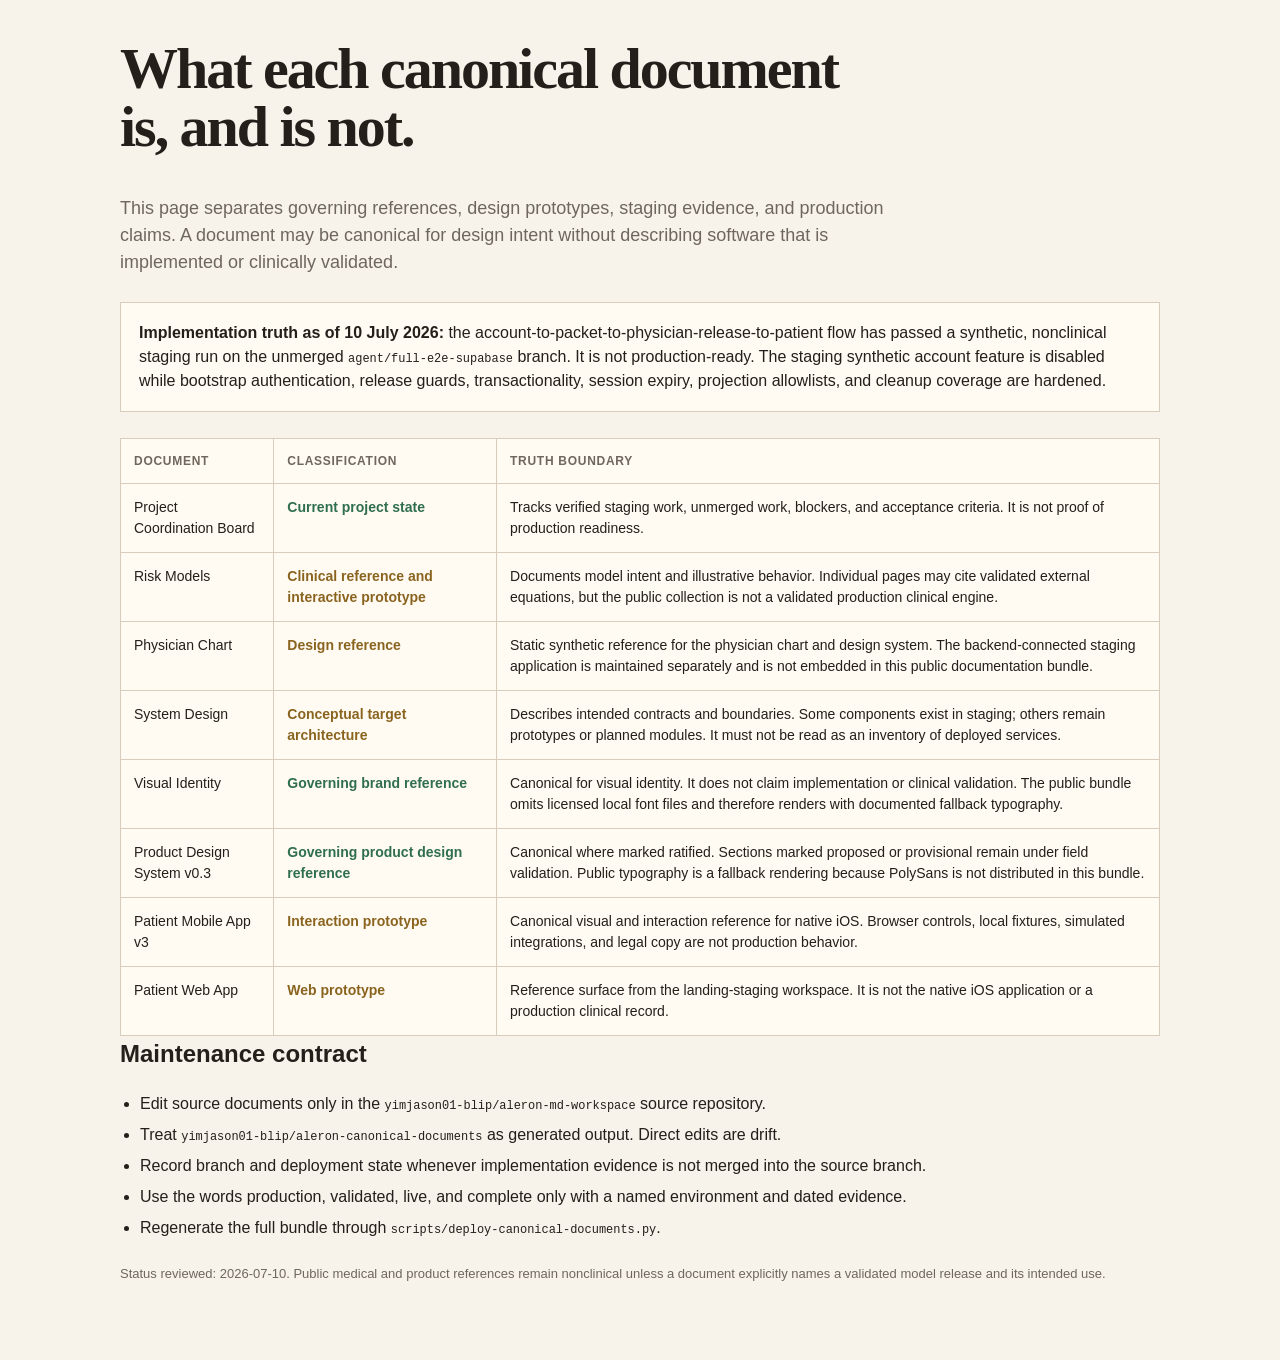
<file: docs/CANONICAL_DOCUMENT_STATUS.html>
<!doctype html>
<html lang="en">
<head>
  <meta charset="utf-8">
  <meta name="viewport" content="width=device-width, initial-scale=1">
  <title>Aleron MD Canonical Document Status</title>
  <style>
    :root { --paper:#f7f2ea; --card:#fffaf2; --ink:#241f1a; --muted:#6f675e; --line:#d8cdbd; --good:#2f6f4e; --warn:#8a641f; }
    * { box-sizing:border-box; }
    body { margin:0; background:var(--paper); color:var(--ink); font-family:-apple-system,BlinkMacSystemFont,"Segoe UI",sans-serif; line-height:1.5; }
    main { width:min(1040px,calc(100% - 32px)); margin:0 auto; padding:40px 0 64px; }
    h1,h2,p { margin-top:0; }
    h1 { max-width:760px; font-family:Georgia,"Times New Roman",serif; font-size:clamp(34px,5vw,58px); line-height:1; letter-spacing:-.035em; }
    .lede { max-width:780px; color:var(--muted); font-size:18px; }
    .notice { margin:26px 0; padding:18px; border:1px solid var(--line); background:var(--card); }
    table { width:100%; border-collapse:collapse; background:var(--card); }
    th,td { padding:13px; text-align:left; vertical-align:top; border:1px solid var(--line); }
    th { font-size:12px; letter-spacing:.06em; text-transform:uppercase; color:var(--muted); }
    td { font-size:14px; }
    .current { color:var(--good); font-weight:700; }
    .qualified { color:var(--warn); font-weight:700; }
    code { font-size:.92em; }
    ul { padding-left:20px; }
    li + li { margin-top:7px; }
    .fine { margin-top:24px; color:var(--muted); font-size:13px; }
    @media(max-width:760px) { table,thead,tbody,tr,th,td { display:block; } th { display:none; } td { border-bottom:0; } tr td:last-child { border-bottom:1px solid var(--line); margin-bottom:12px; } }
  </style>
</head>
<body>
<main>
  <h1>What each canonical document is, and is not.</h1>
  <p class="lede">This page separates governing references, design prototypes, staging evidence, and production claims. A document may be canonical for design intent without describing software that is implemented or clinically validated.</p>

  <div class="notice">
    <strong>Implementation truth as of 10 July 2026:</strong>
    the account-to-packet-to-physician-release-to-patient flow has passed a synthetic, nonclinical staging run on the unmerged <code>agent/full-e2e-supabase</code> branch. It is not production-ready. The staging synthetic account feature is disabled while bootstrap authentication, release guards, transactionality, session expiry, projection allowlists, and cleanup coverage are hardened.
  </div>

  <table>
    <thead><tr><th>Document</th><th>Classification</th><th>Truth boundary</th></tr></thead>
    <tbody>
      <tr><td>Project Coordination Board</td><td class="current">Current project state</td><td>Tracks verified staging work, unmerged work, blockers, and acceptance criteria. It is not proof of production readiness.</td></tr>
      <tr><td>Risk Models</td><td class="qualified">Clinical reference and interactive prototype</td><td>Documents model intent and illustrative behavior. Individual pages may cite validated external equations, but the public collection is not a validated production clinical engine.</td></tr>
      <tr><td>Physician Chart</td><td class="qualified">Design reference</td><td>Static synthetic reference for the physician chart and design system. The backend-connected staging application is maintained separately and is not embedded in this public documentation bundle.</td></tr>
      <tr><td>System Design</td><td class="qualified">Conceptual target architecture</td><td>Describes intended contracts and boundaries. Some components exist in staging; others remain prototypes or planned modules. It must not be read as an inventory of deployed services.</td></tr>
      <tr><td>Visual Identity</td><td class="current">Governing brand reference</td><td>Canonical for visual identity. It does not claim implementation or clinical validation. The public bundle omits licensed local font files and therefore renders with documented fallback typography.</td></tr>
      <tr><td>Product Design System v0.3</td><td class="current">Governing product design reference</td><td>Canonical where marked ratified. Sections marked proposed or provisional remain under field validation. Public typography is a fallback rendering because PolySans is not distributed in this bundle.</td></tr>
      <tr><td>Patient Mobile App v3</td><td class="qualified">Interaction prototype</td><td>Canonical visual and interaction reference for native iOS. Browser controls, local fixtures, simulated integrations, and legal copy are not production behavior.</td></tr>
      <tr><td>Patient Web App</td><td class="qualified">Web prototype</td><td>Reference surface from the landing-staging workspace. It is not the native iOS application or a production clinical record.</td></tr>
    </tbody>
  </table>

  <h2>Maintenance contract</h2>
  <ul>
    <li>Edit source documents only in the <code>yimjason01-blip/aleron-md-workspace</code> source repository.</li>
    <li>Treat <code>yimjason01-blip/aleron-canonical-documents</code> as generated output. Direct edits are drift.</li>
    <li>Record branch and deployment state whenever implementation evidence is not merged into the source branch.</li>
    <li>Use the words production, validated, live, and complete only with a named environment and dated evidence.</li>
    <li>Regenerate the full bundle through <code>scripts/deploy-canonical-documents.py</code>.</li>
  </ul>

  <p class="fine">Status reviewed: 2026-07-10. Public medical and product references remain nonclinical unless a document explicitly names a validated model release and its intended use.</p>
</main>
</body>
</html>
</file>
<file: product-design-system/tokens.css>
/* Generated from tokens.json. Do not edit directly. */
@font-face {
  font-family: 'Hanken Grotesk';
  src: url('fonts/HankenGrotesk-Variable.ttf') format('truetype');
  font-weight: 100 900;
  font-style: normal;
  font-display: swap;
}
:root {
  --paper: #FAF7F2;
  --ink: #1D1B18;
  --cream: #F5F1E8;
  --graphite: #15171C;
  --gunmetal: #333E48;
  --steel: #46555F;
  --navy: #252B3D;
  --slate: #5A6378;
  --gold: #C9A14E;
  --lit-gold: #EACB7F;
  --text-gold: #8A6A2F;
  --gold-800: #655127;
  --ember: #A4452C;
  --signal-unmodeled: #4A6FA5;
  --day-text-tertiary: #6E6A63;
  --day-surface-card: #FFFFFF;
  --day-surface-inset: #F1EDE6;
  --night-surface-inset: #20253A;
  --night-surface-sunken: #1C2030;
  --voice: 'Hanken Grotesk', -apple-system, BlinkMacSystemFont, sans-serif;
  --audit: 'Space Mono', ui-monospace, Menlo, monospace;
  --size-display: clamp(32px, 4vw, 48px);
  --size-h1: 36px;
  --size-h2: 26px;
  --size-h3: 19px;
  --size-lede: 18px;
  --size-h4: 15.5px;
  --size-text: 15.5px;
  --size-small: 13px;
  --size-audit: 11.5px;
  --size-caption: 10.5px;
  --w-display: 650;
  --w-h1: 650;
  --w-h2: 650;
  --w-h3: 500;
  --w-h4: 500;
  --w-emphasis: 500;
  --track-display: -0.015em;
  --lh-display: 1.1;
  --s-2xs: 4px;
  --s-xs: 8px;
  --s-sm: 12px;
  --s-md: 16px;
  --s-lg: 24px;
  --s-xl: 32px;
  --s-2xl: 48px;
  --s-3xl: 64px;
  --air-row: 9px;
  --air-group: 26px;
  --air-tier: 20px;
  --air-section: 44px;
  --nav-w: 188px;
  --rail-hinge: 760px;
  --page-max: 1240px;
  --z-raised: 100;
  --z-overlay: 200;
  --radius-panel: 18px;
  --radius-tier1: 16px;
  --radius-tier2: 12px;
  --radius-control: 10px;
  --radius-tile: 4px;
  --line-thin: 1px;
  --line-focus: 2px;
  --line-signal: 3px;
  --control-min-h: 44px;
  --ease: cubic-bezier(0.4,0,0.2,1);
  --dur-fast: 150ms;
  --dur-base: 240ms;
  --dur-slow: 400ms;
  --day-shadow-tier1: 0 12px 36px rgba(29,27,24,0.09);
  --opacity-disabled: 0.5;
  --ground: var(--paper);
  --text-primary: var(--ink);
  --text-secondary: var(--slate);
  --text-tertiary: var(--day-text-tertiary);
  --surface-card: var(--day-surface-card);
  --surface-inset: var(--day-surface-inset);
  --surface-sunken: var(--cream);
  --surface-selected: var(--day-surface-inset);
  --surface-tier1: var(--day-surface-card);
  --surface-tier2: var(--day-surface-inset);
  --border-subtle: rgba(29,27,24,0.10);
  --border-base: rgba(29,27,24,0.18);
  --border-strong: rgba(29,27,24,0.35);
  --hairline: rgba(29,27,24,0.07);
  --signal-forward: var(--gold);
  --signal-advisory: var(--text-gold);
  --signal-hazard: var(--ember);
  --signal-baseline: var(--slate);
  --control-primary-bg: var(--ink);
  --control-primary-fg: var(--cream);
  --control-primary-hover-bg: #000000;
  --control-secondary-hover-border: var(--ink);
  --control-tertiary-hover-fg: var(--ink);
  --control-hazard-bg: var(--ember);
  --control-hazard-fg: var(--cream);
  --control-hazard-hover-bg: #833723;
  --control-disabled-bg: var(--day-surface-inset);
  --control-disabled-fg: rgba(29,27,24,0.38);
  --shadow-tier1: var(--day-shadow-tier1);
  --scrim: rgba(29,27,24,0.28);
}
.night, [data-register="flight-deck"] {
  --ground: var(--navy);
  --text-primary: var(--cream);
  --text-secondary: rgba(245,241,232,0.68);
  --text-tertiary: rgba(245,241,232,0.55);
  --surface-card: var(--gunmetal);
  --surface-inset: var(--night-surface-inset);
  --surface-sunken: var(--night-surface-sunken);
  --surface-selected: var(--gunmetal);
  --surface-tier1: var(--gunmetal);
  --surface-tier2: var(--night-surface-inset);
  --border-subtle: rgba(245,241,232,0.08);
  --border-base: rgba(245,241,232,0.14);
  --border-strong: rgba(245,241,232,0.25);
  --hairline: rgba(245,241,232,0.09);
  --signal-forward: var(--gold);
  --signal-advisory: var(--lit-gold);
  --signal-hazard: var(--ember);
  --signal-baseline: rgba(245,241,232,0.68);
  --control-primary-bg: var(--cream);
  --control-primary-fg: var(--ink);
  --control-primary-hover-bg: #FFFFFF;
  --control-secondary-hover-border: var(--cream);
  --control-tertiary-hover-fg: var(--cream);
  --control-hazard-bg: var(--ember);
  --control-hazard-fg: var(--cream);
  --control-hazard-hover-bg: #833723;
  --control-disabled-bg: rgba(245,241,232,0.12);
  --control-disabled-fg: rgba(245,241,232,0.30);
  --shadow-tier1: 0 0 0 1px rgba(245,241,232,0.10);
  --scrim: rgba(0,0,0,0.48);
}
</file>
